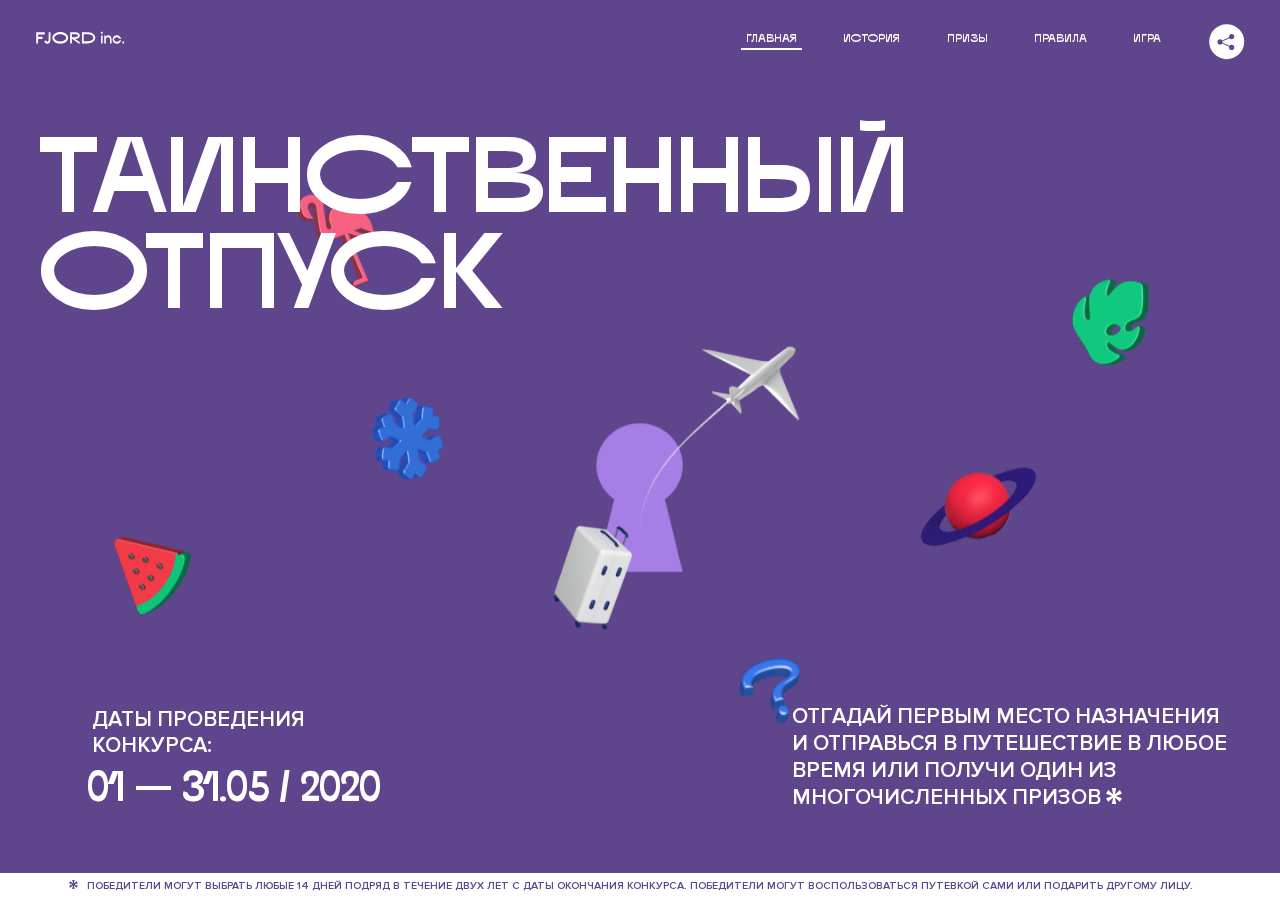
<file: 1/index.html>
<!DOCTYPE html>
<html lang="ru">
<head>
  <meta charset="UTF-8">
  <meta name="description" content="">
  <meta name="viewport" content="width=device-width, initial-scale=1.0">
  <meta http-equiv="X-UA-Compatible" content="ie=edge">
  <title>Mysterious Vacation</title>
  <link rel="stylesheet" href="css/style.min.css">
<link href="css/style.min.css" rel="stylesheet">  <base href="https://htmlacademy-animation.github.io/8212-magic-vacation-1/1/">
</head>
<body>

  <header class="page-header js-header">
    <div class="page-header__wrapper">
      <a href="#" class="page-header__logo" aria-label="Перейти на страницу FJORD.Inc">
        <svg width="100" height="15" viewBox="0 0 100 15" fill="none" xmlns="http://www.w3.org/2000/svg">
          <path d="M0.26 1.4V14H2.276V8.906H7.334V6.44H2.276V3.848H9.872V1.4H0.26ZM12.733 14.36C15.127 14.36 16.243 12.65 16.243 9.5V1.4H14.263V8.96C14.263 11.21 13.723 11.876 12.733 11.876C11.833 11.876 11.473 11.3 11.347 10.58L9.36702 10.94C9.63702 13.046 10.663 14.36 12.733 14.36ZM18.3918 7.7C18.3918 11.372 22.3878 14.36 27.3198 14.36C32.2518 14.36 36.2478 11.372 36.2478 7.7C36.2478 4.028 32.2518 1.04 27.3198 1.04C22.3878 1.04 18.3918 4.028 18.3918 7.7ZM20.6058 7.7C20.6058 5.378 23.6118 3.524 27.3198 3.524C30.9918 3.524 33.9798 5.378 33.9798 7.7C33.9798 10.004 30.9918 11.858 27.3198 11.858C23.6118 11.858 20.6058 10.004 20.6058 7.7ZM40.403 14V8.906H40.799L49.079 14.702V12.38L44.039 8.906H44.201C47.999 8.906 49.277 7.304 49.277 5.162C49.277 3.092 47.999 1.4 44.201 1.4H38.387V14H40.403ZM43.535 3.722C45.785 3.722 47.045 4.136 47.045 5.432C47.045 6.764 45.785 7.034 43.535 7.034H40.403V3.722H43.535ZM51.6936 1.382V14H57.8676C62.7456 14 66.7236 11.534 66.7236 7.7C66.7236 3.848 62.7456 1.382 57.8676 1.382H51.6936ZM53.7096 11.624V3.722H57.5436C61.5396 3.722 64.4916 5.018 64.4916 7.7C64.4916 10.238 61.5396 11.624 57.5436 11.624H53.7096ZM73.1832 14.018H74.9832V5H73.1832V14.018ZM72.9132 1.976C72.9132 2.57 73.3992 3.092 74.0832 3.092C74.7492 3.092 75.2352 2.57 75.2352 1.976C75.2352 1.382 74.7672 0.805999 74.0832 0.805999C73.3812 0.805999 72.9132 1.382 72.9132 1.976ZM76.7867 14H78.5687V9.104C78.7487 8.006 79.5947 6.962 81.0887 6.962C82.1147 6.962 83.2667 7.448 83.2667 9.554V14H85.0487V9.014C85.0487 6.152 83.2307 4.73 81.3587 4.73C79.9187 4.73 79.0727 5.558 78.5687 6.854V5H76.7867V14ZM90.9898 14.27C93.5098 14.27 95.3818 12.506 95.7238 10.328H94.0498C93.7258 11.3 92.6998 12.02 90.9898 12.02C88.8478 12.02 87.7678 10.922 87.7678 9.59C87.7678 8.24 88.8478 6.962 90.9898 6.962C92.7538 6.962 93.7978 7.844 94.0858 8.924H95.7418C95.4358 6.71 93.6178 4.73 90.9898 4.73C88.0918 4.73 86.1298 7.124 86.1298 9.59C86.1298 12.074 88.1278 14.27 90.9898 14.27ZM97.0693 12.938C97.0693 13.658 97.5553 14.144 98.2753 14.144C98.9953 14.144 99.4813 13.658 99.4813 12.938C99.4813 12.2 98.9953 11.714 98.2753 11.714C97.5553 11.714 97.0693 12.2 97.0693 12.938Z" fill="currentColor"></path>
        </svg>
      </a>
      <button class="page-header__toggler js-menu-toggler" type="button" aria-label="Управление мобильным меню"><span>Меню</span></button>
      <nav class="page-header__nav">
        <div class="page-header__menu js-menu" id="menu">
          <ul>
            <li>
              <a class="js-menu-link active" href="#top" data-href="top">главная</a>
            </li>
            <li>
              <a class="js-menu-link" href="#story" data-href="story">история</a>
            </li>
            <li>
              <a class="js-menu-link" href="#prizes" data-href="prizes">призы</a>
            </li>
            <li>
              <a class="js-menu-link" href="#rules" data-href="rules">правила</a>
            </li>
            <li>
              <a class="js-menu-link" href="#game" data-href="game">игра</a>
            </li>
          </ul>
        </div>
        <div class="page-header__social">
          <div class="social-block js-social-block">
            <button class="social-block__toggler" aria-label="Управлять блоком с социальными кнопками">
              <svg width="26" height="22" viewBox="0 0 27 22" fill="none" xmlns="http://www.w3.org/2000/svg">
                <path d="M19.6721 7.43664C21.6273 7.43664 23.213 5.85095 23.213 3.89566C23.213 1.94037 21.6273 0.354675 19.6721 0.354675C17.7168 0.354675 16.1311 1.94037 16.1311 3.89566C16.1311 4.19968 16.1728 4.49178 16.2458 4.77345L7.21751 8.95527C6.57519 8.05214 5.52303 7.46049 4.33078 7.46049C2.37549 7.46049 0.789795 9.04618 0.789795 11.0015C0.789795 12.9568 2.37549 14.5425 4.33078 14.5425C5.52303 14.5425 6.57668 13.9508 7.21751 13.0477L16.2458 17.2295C16.1743 17.5112 16.1311 17.8033 16.1311 18.1073C16.1311 20.0626 17.7168 21.6483 19.6721 21.6483C21.6273 21.6483 23.213 20.0626 23.213 18.1073C23.213 16.152 21.6273 14.5663 19.6721 14.5663C18.4798 14.5663 17.4262 15.158 16.7853 16.0611L7.75701 11.8793C7.82854 11.5976 7.87176 11.3055 7.87176 11.0015C7.87176 10.6974 7.83003 10.4053 7.75701 10.1237L16.7853 5.94186C17.4262 6.84499 18.4783 7.43664 19.6721 7.43664Z" fill="currentColor"></path>
              </svg>
            </button>
            <ul class="social-block__list">
              <li>
                <a class="social-block__link social-block__link--fb" href="#" aria-label="Мы на Facebook">
                  <svg width="8" height="17" viewBox="0 0 8 17" fill="none" xmlns="http://www.w3.org/2000/svg">
                    <path d="M4.24646 16.9899H1.09275L1.05793 8.49828H0V5.30707H1.05793V3.81124C1.05793 1.42084 2.57654 0 5.21735 0H7.41758V3.18585H5.30841C4.28262 3.18585 4.2478 3.48582 4.2478 4.24914V5.30707H7.42964L7.16716 8.49828H4.2478V16.9899H4.24646Z" fill="currentColor"></path>
                  </svg>
                </a>
              </li>
              <li>
                <a class="social-block__link social-block__link--insta" href="#" aria-label="Мы в Instagram">
                  <svg width="15" height="15" viewBox="0 0 15 15" fill="none" xmlns="http://www.w3.org/2000/svg">
                    <path d="M11.0197 0H4.19806C2.14246 0 0.471191 1.66993 0.471191 3.72285V10.5499C0.471191 12.6082 2.14112 14.2727 4.19806 14.2727H11.0197C13.0753 14.2727 14.7466 12.6082 14.7466 10.5499V3.72285C14.7466 1.67127 13.0753 0 11.0197 0ZM11.0197 12.4849H4.19806C3.13076 12.4849 2.26432 11.6158 2.26432 10.5512V3.72419C2.26432 2.65956 3.13076 1.79715 4.19806 1.79715H11.0197C12.087 1.79715 12.9535 2.6609 12.9535 3.72419V10.5512C12.9535 11.6145 12.087 12.4849 11.0197 12.4849Z" fill="currentColor"></path>
                    <path d="M7.60887 3.11084C5.38989 3.11084 3.58203 4.9187 3.58203 7.14036C3.58203 9.35532 5.38989 11.1645 7.60887 11.1645C9.83053 11.1645 11.6357 9.35666 11.6357 7.14036C11.6357 4.9187 9.83053 3.11084 7.60887 3.11084ZM7.60887 9.36871C6.37551 9.36871 5.37784 8.37372 5.37784 7.14036C5.37784 5.90699 6.37551 4.90665 7.60887 4.90665C8.83822 4.90665 9.84259 5.90833 9.84259 7.14036C9.84392 8.37238 8.83822 9.36871 7.60887 9.36871Z" fill="currentColor"></path>
                    <path d="M11.3573 2.35962C10.8256 2.35962 10.3931 2.79752 10.3931 3.32381C10.3931 3.85546 10.8256 4.29336 11.3573 4.29336C11.8862 4.29336 12.3215 3.85546 12.3215 3.32381C12.3215 2.79752 11.8862 2.35962 11.3573 2.35962Z" fill="currentColor"></path>
                  </svg>
                </a>
              </li>
              <li>
                <a class="social-block__link social-block__link--vk" href="#" aria-label="Мы ВКонтакте">
                  <svg width="17" height="10" viewBox="0 0 17 10" fill="none" xmlns="http://www.w3.org/2000/svg">
                    <path d="M14.1234 4.9002C14.1234 4.9002 16.3623 1.72708 16.5866 0.680242C16.6595 0.312285 16.4947 0.103188 16.1069 0.103188C16.1069 0.103188 14.8193 0.103188 14.168 0.103188C13.7235 0.103188 13.5587 0.293278 13.4235 0.579768C13.4235 0.579768 12.3724 2.82553 11.0969 4.24712C10.6861 4.70333 10.4781 4.84318 10.2511 4.84318C10.0646 4.84318 9.98625 4.6911 9.98625 4.27834V0.649016C9.98625 0.147997 9.92545 0.00135496 9.5066 0.00135496H6.39628C6.15578 0.00135496 6.0085 0.134417 6.0085 0.324506C6.0085 0.801084 6.73406 0.908351 6.73406 2.20231V4.87305C6.73406 5.40529 6.70569 5.61575 6.45303 5.61575C5.78016 5.61575 4.19528 3.30618 3.30623 0.678887C3.12923 0.145282 2.93737 0 2.43475 0H0.486409C0.205373 0 0 0.190085 0 0.476576C0 0.991172 0.60666 3.40801 2.99277 6.64358C4.59927 8.8201 6.70569 10 8.60269 10C9.76196 10 10.0416 9.80312 10.0416 9.31432V7.63883C10.0416 7.22607 10.2065 7.04956 10.4429 7.04956C10.7078 7.04956 11.1847 7.13238 12.2805 8.22268C13.5843 9.47862 13.6762 10 14.3896 10H16.5676C16.7919 10 17 9.89273 17 9.52342C17 9.02919 16.3623 8.15343 15.384 7.10659C14.9801 6.56755 14.3302 5.98914 14.1248 5.72301C13.8275 5.40801 13.9154 5.23014 14.1234 4.9002Z" fill="currentColor"></path>
                  </svg>
                </a>
              </li>
            </ul>
          </div>
        </div>
      </nav>
    </div>
  </header>

  <main class="page-content">

    <section class="animation-screen"></section>

    <section class="screen screen--hidden screen--intro js-scrollspy" id="top">
      <div class="screen__wrapper">
        <div class="intro">
          <h1 class="intro__title">Таинственный отпуск</h1>
          <div class="intro__content">
            <div class="intro__info">
              <p class="intro__label">Даты проведения конкурса:</p>
              <p class="intro__date">01 — 31.05 / 2020</p>
            </div>
            <div class="intro__message">
              <p>
                Отгадай первым место назначения и&nbsp;отправься в&nbsp;путешествие в&nbsp;любое время или получи один из многочисленных призов
                <svg width="16" height="16" viewBox="0 0 10 10" fill="none" xmlns="http://www.w3.org/2000/svg">
                  <path d="M0 6.35337L3.90271 4.99012L0 3.64663L1.34615 1.32374L4.44287 4.01073L3.67364 0H6.34615L5.57692 4.01073L8.65385 1.32374L10 3.64663L6.13405 4.99012L10 6.35337L8.65385 8.65651L5.57692 5.98927L6.34615 10H3.67364L4.44287 5.96952L1.34615 8.65651L0 6.35337Z" fill="currentColor"></path>
                </svg>
              </p>
            </div>
          </div>
        </div>
      </div>
      <div class="screen__footer js-footer">
        <button class="screen__footer-enlarge js-footer-toggler" type="button" aria-label="Показать сообщение">
          <svg width="10" height="10" viewBox="0 0 10 10" fill="none" xmlns="http://www.w3.org/2000/svg">
            <path d="M0 6.35337L3.90271 4.99012L0 3.64663L1.34615 1.32374L4.44287 4.01073L3.67364 0H6.34615L5.57692 4.01073L8.65385 1.32374L10 3.64663L6.13405 4.99012L10 6.35337L8.65385 8.65651L5.57692 5.98927L6.34615 10H3.67364L4.44287 5.96952L1.34615 8.65651L0 6.35337Z" fill="currentColor"></path>
          </svg>
        </button>
        <button class="screen__footer-collapse js-footer-toggler" type="button" aria-label="Скрыть сообщение">
          <svg width="13" height="13" viewBox="0 0 13 13" fill="none" xmlns="http://www.w3.org/2000/svg">
            <line x1="12.3536" y1="0.353553" x2="0.738349" y2="11.9688" stroke="currentColor"></line>
            <line x1="0.738319" y1="0.539925" x2="12.3535" y2="12.1551" stroke="currentColor"></line>
          </svg>
        </button>
        <div class="screen__footer-wrapper">
          <div class="screen__footer-announce">
            <p class="screen__footer-label">Даты проведения конкурса:</p>
            <p class="screen__footer-date">01 — 31.05 / 2020</p>
          </div>
          <div class="screen__footer-note">
            <p>
              <svg width="10" height="10" viewBox="0 0 10 10" fill="none" xmlns="http://www.w3.org/2000/svg">
                <path d="M0 6.35337L3.90271 4.99012L0 3.64663L1.34615 1.32374L4.44287 4.01073L3.67364 0H6.34615L5.57692 4.01073L8.65385 1.32374L10 3.64663L6.13405 4.99012L10 6.35337L8.65385 8.65651L5.57692 5.98927L6.34615 10H3.67364L4.44287 5.96952L1.34615 8.65651L0 6.35337Z" fill="currentColor"></path>
              </svg>
              <span>Победители могут выбрать любые 14 дней подряд в&nbsp;течение двух лет с&nbsp;даты окончания конкурса. Победители могут воспользоваться путевкой сами или подарить другому лицу.</span>
            </p>
          </div>
        </div>
      </div>
    </section>

    <section class="screen screen--hidden screen--story js-scrollspy" id="story">

      <div class="slider swiper-container js-slider">

        <div class="swiper-wrapper">

          <div class="slider__item swiper-slide">
            <h2 class="slider__item-title">История</h2>
            <p class="slider__item-text">Джеймс Таргет был основателем компании &laquo;Fjord Inc.&raquo;. С&nbsp;1965 года &laquo;Fjord Inc.&raquo; прославилась надёжными и&nbsp;удобными чемоданами и&nbsp;аксессуарами для туристов.</p>
          </div>

          <div class="slider__item swiper-slide">
            <p class="slider__item-text">Когда Джеймсу было 7&nbsp;лет, в&nbsp;их&nbsp;доме гостил дядюшка и&nbsp;развлекал детей рассказами о&nbsp;своей поездке в&nbsp;место, показавшееся малышу Таргету невероятным. Тогда Джеймс решил, что однажды посетит его, но&nbsp;не&nbsp;будет рассказывать о&nbsp;мечте, пока не&nbsp;осуществит.</p>
          </div>

          <div class="slider__item swiper-slide">
            <p class="slider__item-text">Джеймс Таргет стал увлеченным путешественником. Он&nbsp;посетил 5&nbsp;континентов, 126&nbsp;стран.</p>
          </div>

          <div class="slider__item swiper-slide">
            <p class="slider__item-text">Он&nbsp;сплавлялся по&nbsp;Амазонке и&nbsp;погружался в&nbsp;пещеры Франции, медитировал в&nbsp;горах Тибета и&nbsp;пожимал руку вождя племени Акугауа.</p>
          </div>

          <div class="slider__item swiper-slide">
            <p class="slider__item-text">Из&nbsp;своих поездок Джеймс Таргет привозил идеи, как сделать свои чемоданы &laquo;Fjord Inc.&raquo; удобными и&nbsp;приспособленными к&nbsp;разным дорожным условиям.</p>
          </div>

          <div class="slider__item swiper-slide">
            <p class="slider__item-text">Всё это время Джеймс не&nbsp;оставлял идею поездки своей мечты. Однако, как только он&nbsp;брался за&nbsp;планирование, возникали препятствия, не&nbsp;позволяющие отправиться туда.</p>
          </div>

          <div class="slider__item swiper-slide">
            <p class="slider__item-text">В&nbsp;возрасте 67&nbsp;лет Джеймс Таргет попал под лавину и&nbsp;погиб. В&nbsp;своём завещании он&nbsp;поручил отправить в&nbsp;заветное путешествие трёх смельчаков, единых с&nbsp;ним духом.</p>
          </div>

          <div class="slider__item swiper-slide">
            <p class="slider__item-text">Тех, кто сможет узнать таинственное место, задавая вопросы специально обученному ИИ&nbsp;&laquo;Соне&raquo;, ждет фантастическое путешествие.</p>
          </div>
        </div>
        <div class="slider__controls">
          <button class="slider__control slider__control--prev js-control-prev" type="button" aria-label="Показать предыдущую историю">
            <svg width="12" height="22" viewBox="0 0 12 22" fill="none" xmlns="http://www.w3.org/2000/svg">
              <path d="M11 1L1 11L11 21" stroke="currentColor" stroke-width="2" stroke-linejoin="round"></path>
            </svg>
          </button>
          <button class="slider__control slider__control--next js-control-next" type="button" aria-label="Показать следующую историю">
            <svg width="12" height="22" viewBox="0 0 12 22" fill="none" xmlns="http://www.w3.org/2000/svg">
              <path d="M1 1L11 11L1 21" stroke="currentColor" stroke-width="2" stroke-linejoin="round"></path>
            </svg>
          </button>
        </div>
        <div class="slider__pagination swiper-pagination"></div>
      </div>
    </section>

    <section class="screen screen--hidden screen--prizes js-scrollspy" id="prizes">
      <div class="screen__wrapper">
        <div class="prizes">
          <h2 class="prizes__title">ПРизы</h2>
          <div class="prizes__lead">
            <p>Найди ответ и&nbsp;получи один из&nbsp;призов:</p>
          </div>
          <ul class="prizes__list">
            <li class="prizes__item prizes__item--journeys">
              <div class="prizes__icon">
                <picture>
                  <source srcset="img/prize1-mob.svg" media="(orientation: portrait)">
                  <img src="img/prize1.svg" alt="">
                </picture>
              </div>
              <p class="prizes__desc">
                <b>3</b>
                <span>загадочных путешествия</span>
              </p>
            </li>
            <li class="prizes__item prizes__item--cases">
              <div class="prizes__icon">
                <picture>
                  <source srcset="img/prize2-mob.svg" media="(orientation: portrait)">
                  <img src="img/prize2.svg" alt="">
                </picture>
              </div>
              <p class="prizes__desc">
                <b>7</b>
                <span>надежных чемоданов</span>
              </p>
            </li>
            <li class="prizes__item prizes__item--codes">
              <div class="prizes__icon">
                <picture>
                  <source srcset="img/prize3-mob.svg" media="(orientation: portrait)">
                  <img src="img/prize3.svg" alt="">
                </picture>
              </div>
              <p class="prizes__desc">
                <b>900</b>
                <span>
                  промокодов на&nbsp;скидку 15%
                  <svg width="10" height="10" viewBox="0 0 10 10" fill="none" xmlns="http://www.w3.org/2000/svg">
                    <path d="M0 6.35337L3.90271 4.99012L0 3.64663L1.34615 1.32374L4.44287 4.01073L3.67364 0H6.34615L5.57692 4.01073L8.65385 1.32374L10 3.64663L6.13405 4.99012L10 6.35337L8.65385 8.65651L5.57692 5.98927L6.34615 10H3.67364L4.44287 5.96952L1.34615 8.65651L0 6.35337Z" fill="currentColor"></path>
                  </svg>
                </span>
              </p>
            </li>
          </ul>
        </div>
      </div>
      <div class="screen__footer js-footer">
        <button class="screen__footer-enlarge js-footer-toggler" type="button" aria-label="Показать сообщение">
          <svg width="10" height="10" viewBox="0 0 10 10" fill="none" xmlns="http://www.w3.org/2000/svg">
            <path d="M0 6.35337L3.90271 4.99012L0 3.64663L1.34615 1.32374L4.44287 4.01073L3.67364 0H6.34615L5.57692 4.01073L8.65385 1.32374L10 3.64663L6.13405 4.99012L10 6.35337L8.65385 8.65651L5.57692 5.98927L6.34615 10H3.67364L4.44287 5.96952L1.34615 8.65651L0 6.35337Z" fill="currentColor"></path>
          </svg>
        </button>
        <button class="screen__footer-collapse js-footer-toggler" type="button" aria-label="Скрыть сообщение">
          <svg width="13" height="13" viewBox="0 0 13 13" fill="none" xmlns="http://www.w3.org/2000/svg">
            <line x1="12.3536" y1="0.353553" x2="0.738349" y2="11.9688" stroke="currentColor"></line>
            <line x1="0.738319" y1="0.539925" x2="12.3535" y2="12.1551" stroke="currentColor"></line>
          </svg>
        </button>
        <div class="screen__footer-wrapper">
          <div class="screen__footer-announce">
            <p class="screen__footer-label">Даты проведения конкурса:</p>
            <p class="screen__footer-date">01 — 31.05 / 2020</p>
          </div>
          <div class="screen__footer-note">
            <p>
              <svg width="10" height="10" viewBox="0 0 10 10" fill="none" xmlns="http://www.w3.org/2000/svg">
                <path d="M0 6.35337L3.90271 4.99012L0 3.64663L1.34615 1.32374L4.44287 4.01073L3.67364 0H6.34615L5.57692 4.01073L8.65385 1.32374L10 3.64663L6.13405 4.99012L10 6.35337L8.65385 8.65651L5.57692 5.98927L6.34615 10H3.67364L4.44287 5.96952L1.34615 8.65651L0 6.35337Z" fill="currentColor"></path>
              </svg>
              <span>Скидка&nbsp;15% на&nbsp;единоразовое приобретение путёвки с&nbsp;1&nbsp;июня 2020 по&nbsp;31&nbsp;мая 2022&nbsp;года. Суммируется с&nbsp;другими акциями</span>
            </p>
          </div>
        </div>
      </div>
    </section>

    <section class="screen screen--hidden screen--rules js-scrollspy" id="rules">
      <div class="screen__wrapper">
        <div class="rules">
          <h2 class="rules__title">Правила</h2>
          <div class="rules__lead">
            <p>Для того чтобы получить наследство Джеймса Таргета, тебе нужно выведать у&nbsp;&laquo;Сони&raquo;, куда предстоит отправиться тебе в&nbsp;случае победы</p>
          </div>
          <ol class="rules__list">
            <li class="rules__item">
              <p>Тебе отводится <br>5&nbsp;минут</p>
            </li>
            <li class="rules__item">
              <p>Задавай любые вопросы в&nbsp;текстовом поле</p>
            </li>
            <li class="rules__item">
              <p>Нажимай кнопку &laquo;Узнать&raquo;, чтобы получить ответ</p>
            </li>
            <li class="rules__item">
              <p>&laquo;Соня&raquo; может отвечать только&nbsp;Да или Нет</p>
            </li>
          </ol>
          <a href="#game" class="rules__link btn">Погнали!</a>
        </div>
      </div>
      <div class="screen__disclaimer">
        <div class="disclaimer">
          <ul>
            <li>
              <a href="#">Правовая информация</a>
            </li>
            <li>
              <a href="#">Подробные правила</a>
            </li>
          </ul>
        </div>
      </div>
    </section>

    <section class="screen screen--hidden screen--game js-scrollspy" id="game">
      <div class="screen__wrapper">
        <div class="game">
          <div class="game__header">
            <h2 class="game__title">Игра</h2>
            <div class="game__counter">
              <span>05</span>:<span>00</span>
            </div>
          </div>
          <div class="game__body">
            <div class="chat">
              <div class="chat__body js-chat">
                <ul class="chat__list" id="messages"></ul>
              </div>
              <div class="chat__footer">
                <form action="#" method="post" class="form" id="message-form">
                  <label for="message-field" class="visually-hidden">Поле для ввода вопроса</label>
                  <input type="text" class="form__field" id="message-field">
                  <button class="form__button btn">
                    Узнать
                    <svg width="18" height="19" viewBox="0 0 18 19" fill="none" xmlns="http://www.w3.org/2000/svg">
                      <path stroke="currentColor" stroke-width="2" d="M9 19V1"></path>
                      <path d="M1 9l8-8 8 8" stroke="currentColor" stroke-width="2" stroke-linejoin="round"></path>
                    </svg>
                  </button>
                </form>
              </div>
            </div>
          </div>
          <!-- временные кнопки для показа результата -->
          <div class="game__buttons">
            <button class="game__button btn js-show-result" type="button" data-target="result">Положительный результат</button>
            <button class="game__button btn js-show-result" type="button" data-target="result2">Положительный результат - 2</button>
            <button class="game__button btn js-show-result" type="button" data-target="result3">Отрицательный результат</button>
          </div>
        </div>
      </div>
    </section>

    <section class="screen screen--hidden screen--result" id="result">
      <div class="screen__wrapper">
        <div class="result result--trip">
          <div class="result__image">
            <picture>
              <source srcset="img/result1-mob.png 1x, img/result1-mob@2x.png 2x" media="(max-width: 768px) and (orientation: portrait)">
              <img src="img/result1.png" srcset="img/result1@2x.png 2x" alt="">
            </picture>
          </div>
          <h2 class="result__title">
            <span class="visually-hidden">ПОбеда!</span>
            <svg xmlns="http://www.w3.org/2000/svg" viewBox="0 0 568.85 109.24">
              <path d="M16,24.44V92H2.6V8H75V92H61.52V24.44H16Z" transform="translate(-2.1 -1.5)" fill="none" stroke="currentColor"></path>
              <path d="M148.76,5.6c32.88,0,59.52,19.92,59.52,44.4s-26.64,44.4-59.52,44.4S89.24,74.48,89.24,50,115.88,5.6,148.76,5.6Zm0,72.12c24.48,0,44.4-12.36,44.4-27.72s-19.92-27.84-44.4-27.84C124,22.16,104,34.52,104,50S124,77.72,148.76,77.72Z" transform="translate(-2.1 -1.5)" fill="none" stroke="currentColor"></path>
              <path d="M287.36,8V24.44H236v14.4h25.32c25.44,0,34,11.16,34,26.52,0,15.6-8.52,26.64-34,26.64H222.56V8h64.8ZM256.88,76.52c15.12,0,23.52-2,23.52-11.52S272,54.44,256.88,54.44H236V76.52h20.88Z" transform="translate(-2.1 -1.5)" fill="none" stroke="currentColor"></path>
              <path d="M371.47,8V24.44H320.84V41.6h33.6V58h-33.6V75.56h50.64V92H307.4V8h64.08Z" transform="translate(-2.1 -1.5)" fill="none" stroke="currentColor"></path>
              <path d="M382.39,110.24V75.56h7.44c4.56-4.68,7.8-18.36,8.76-56L399,8h48.6V75.56h10v34.68H442.87V92H397v18.24H382.39Zm51.72-34.68V24.44H411.55v3.12c-0.48,22.44-3.24,37.68-7.2,48h29.76Z" transform="translate(-2.1 -1.5)" fill="none" stroke="currentColor"></path>
              <path d="M463.75,92l28-84h27.12l28.08,84H533.47l-7.8-23.52h-37.8L480.07,92H463.75Zm56.64-40L507,11.84,493.51,52h26.88Z" transform="translate(-2.1 -1.5)" fill="none" stroke="currentColor"></path>
              <path d="M554.12,70.4L555.55,2H569l1.44,68.4H554.12Zm8.28,6.36c4.8,0,8,3.24,8,8.16a8,8,0,1,1-16.08,0C554.35,80,557.59,76.76,562.39,76.76Z" transform="translate(-2.1 -1.5)" fill="none" stroke="currentColor"></path>
            </svg>
          </h2>
          <div class="result__text">
            <p>ты&nbsp;отправляешься в&nbsp;Арктику!</p>
          </div>
          <div class="result__form">
            <form action="#" method="post" class="form form--result">
              <label for="email-field" class="form__label">зарегистрируй результат</label>
              <input type="email" class="form__field" id="email-field" placeholder="e-mail для регистации результата и получения приза" required="">
              <button class="form__button btn">
                отправить
                <svg width="18" height="19" viewBox="0 0 18 19" fill="none" xmlns="http://www.w3.org/2000/svg">
                  <path stroke="currentColor" stroke-width="2" d="M9 19V1"></path>
                  <path d="M1 9l8-8 8 8" stroke="currentColor" stroke-width="2" stroke-linejoin="round"></path>
                </svg>
              </button>
            </form>
          </div>
        </div>
      </div>
    </section>

    <section class="screen screen--hidden screen--result" id="result2">
      <div class="screen__wrapper">
        <div class="result result--prize">
          <div class="result__image">
            <picture>
              <source srcset="img/result2-mob.png 1x, img/result2-mob@2x.png 2x" media="(max-width: 768px) and (orientation: portrait)">
              <img src="img/result2.png" srcset="img/result2@2x.png 2x" alt="">
            </picture>
          </div>
          <h2 class="result__title">
            <span class="visually-hidden">ПОбеда!</span>
            <svg xmlns="http://www.w3.org/2000/svg" viewBox="0 0 568.85 109.24">
              <path d="M16,24.44V92H2.6V8H75V92H61.52V24.44H16Z" transform="translate(-2.1 -1.5)" fill="none" stroke="currentColor"></path>
              <path d="M148.76,5.6c32.88,0,59.52,19.92,59.52,44.4s-26.64,44.4-59.52,44.4S89.24,74.48,89.24,50,115.88,5.6,148.76,5.6Zm0,72.12c24.48,0,44.4-12.36,44.4-27.72s-19.92-27.84-44.4-27.84C124,22.16,104,34.52,104,50S124,77.72,148.76,77.72Z" transform="translate(-2.1 -1.5)" fill="none" stroke="currentColor"></path>
              <path d="M287.36,8V24.44H236v14.4h25.32c25.44,0,34,11.16,34,26.52,0,15.6-8.52,26.64-34,26.64H222.56V8h64.8ZM256.88,76.52c15.12,0,23.52-2,23.52-11.52S272,54.44,256.88,54.44H236V76.52h20.88Z" transform="translate(-2.1 -1.5)" fill="none" stroke="currentColor"></path>
              <path d="M371.47,8V24.44H320.84V41.6h33.6V58h-33.6V75.56h50.64V92H307.4V8h64.08Z" transform="translate(-2.1 -1.5)" fill="none" stroke="currentColor"></path>
              <path d="M382.39,110.24V75.56h7.44c4.56-4.68,7.8-18.36,8.76-56L399,8h48.6V75.56h10v34.68H442.87V92H397v18.24H382.39Zm51.72-34.68V24.44H411.55v3.12c-0.48,22.44-3.24,37.68-7.2,48h29.76Z" transform="translate(-2.1 -1.5)" fill="none" stroke="currentColor"></path>
              <path d="M463.75,92l28-84h27.12l28.08,84H533.47l-7.8-23.52h-37.8L480.07,92H463.75Zm56.64-40L507,11.84,493.51,52h26.88Z" transform="translate(-2.1 -1.5)" fill="none" stroke="currentColor"></path>
              <path d="M554.12,70.4L555.55,2H569l1.44,68.4H554.12Zm8.28,6.36c4.8,0,8,3.24,8,8.16a8,8,0,1,1-16.08,0C554.35,80,557.59,76.76,562.39,76.76Z" transform="translate(-2.1 -1.5)" fill="none" stroke="currentColor"></path>
            </svg>
          </h2>
          <div class="result__text">
            <p>чемодан &laquo;Fjord&nbsp;Inc.&raquo;&nbsp;твой</p>
          </div>
          <div class="result__form">
            <form action="#" method="post" class="form form--result">
              <label for="email-field2" class="form__label">зарегистрируй результат</label>
              <input type="email" class="form__field" id="email-field2" placeholder="e-mail для регистации результата и получения приза" required="">
              <button class="form__button btn">
                отправить
                <svg width="18" height="19" viewBox="0 0 18 19" fill="none" xmlns="http://www.w3.org/2000/svg">
                  <path stroke="currentColor" stroke-width="2" d="M9 19V1"></path>
                  <path d="M1 9l8-8 8 8" stroke="currentColor" stroke-width="2" stroke-linejoin="round"></path>
                </svg>
              </button>
            </form>
          </div>
        </div>
      </div>
    </section>

    <section class="screen screen--hidden screen--result" id="result3">
      <div class="screen__wrapper">
        <div class="result result--negative">
          <div class="result__image">
            <picture>
              <source srcset="img/result3-mob.png 1x, img/result3-mob@2x.png 2x" media="(max-width: 768px) and (orientation: portrait)">
              <img src="img/result3.png" srcset="img/result3@2x.png 2x" alt="">
            </picture>
          </div>
          <h2 class="result__title">
            <span class="visually-hidden">Не угадал!</span>
            <svg xmlns="http://www.w3.org/2000/svg" viewBox="0 0 660.77 109.24">
              <path d="M2.66,92V8H16.1V42.2H53.3V8H66.74V92H53.3V58.64H16.1V92H2.66Z" transform="translate(-2.16 -1.5)" fill="none" stroke="currentColor"></path>
              <path d="M147.62,8V24.44H97V41.6h33.6V58H97V75.56h50.64V92H83.54V8h64.08Z" transform="translate(-2.16 -1.5)" fill="none" stroke="currentColor"></path>
              <path d="M199.22,8l20.52,42.36L235.34,8h16.44l-31,84H204.38l9.48-25.92L185.78,8h13.44Z" transform="translate(-2.16 -1.5)" fill="none" stroke="currentColor"></path>
              <path d="M273.74,24.44V92H260.3V8h50.16V24.44H273.74Z" transform="translate(-2.16 -1.5)" fill="none" stroke="currentColor"></path>
              <path d="M307.1,92l28-84h27.12l28.08,84H376.82L369,68.48h-37.8L323.42,92H307.1Zm56.64-40L350.3,11.84,336.86,52h26.88Z" transform="translate(-2.16 -1.5)" fill="none" stroke="currentColor"></path>
              <path d="M396.38,110.24V75.56h7.44c4.56-4.68,7.8-18.36,8.76-56L412.94,8h48.6V75.56h10v34.68H456.86V92H411v18.24H396.38ZM448.1,75.56V24.44H425.54v3.12c-0.48,22.44-3.24,37.68-7.2,48H448.1Z" transform="translate(-2.16 -1.5)" fill="none" stroke="currentColor"></path>
              <path d="M477.74,92l28-84h27.12L560.9,92H547.46l-7.8-23.52h-37.8L494.06,92H477.74Zm56.64-40-13.44-40.2L507.5,52h26.88Z" transform="translate(-2.16 -1.5)" fill="none" stroke="currentColor"></path>
              <path d="M568.7,76.88a13.77,13.77,0,0,0,5,1c6.6,0,10.44-6.24,12-58.32L586.22,8h46.2V92H619V24.44H598.82l-0.12,3.12C597.14,81,589,94.4,573.74,94.4a28.55,28.55,0,0,1-6.72-.84Z" transform="translate(-2.16 -1.5)" fill="none" stroke="currentColor"></path>
              <path d="M646.1,70.4L647.54,2H661l1.44,68.4H646.1Zm8.28,6.36c4.8,0,8,3.24,8,8.16a8,8,0,0,1-16.08,0C646.34,80,649.58,76.76,654.38,76.76Z" transform="translate(-2.16 -1.5)" fill="none" stroke="currentColor"></path>
            </svg>
          </h2>
          <button class="result__button js-play" type="button">
            не сдавайся!
            <span>
              <svg width="27" height="22" viewBox="0 0 27 22" fill="none" xmlns="http://www.w3.org/2000/svg">
                <path d="M10.6899 1.47998C5.42992 1.47998 1.16992 5.73998 1.16992 11C1.16992 16.26 5.42992 20.52 10.6899 20.52C15.9499 20.52 20.2099 16.26 20.2099 11V7.13998" stroke="currentColor" stroke-width="2" stroke-miterlimit="10"></path>
                <path d="M15.1099 12.5099L20.1499 7.13989L25.3099 12.6299" stroke="currentColor" stroke-width="2" stroke-miterlimit="10" stroke-linejoin="round"></path>
              </svg>
            </span>
          </button>
        </div>
      </div>
    </section>

  </main>

<script src="js/script.js"></script></body>
</html>
</file>
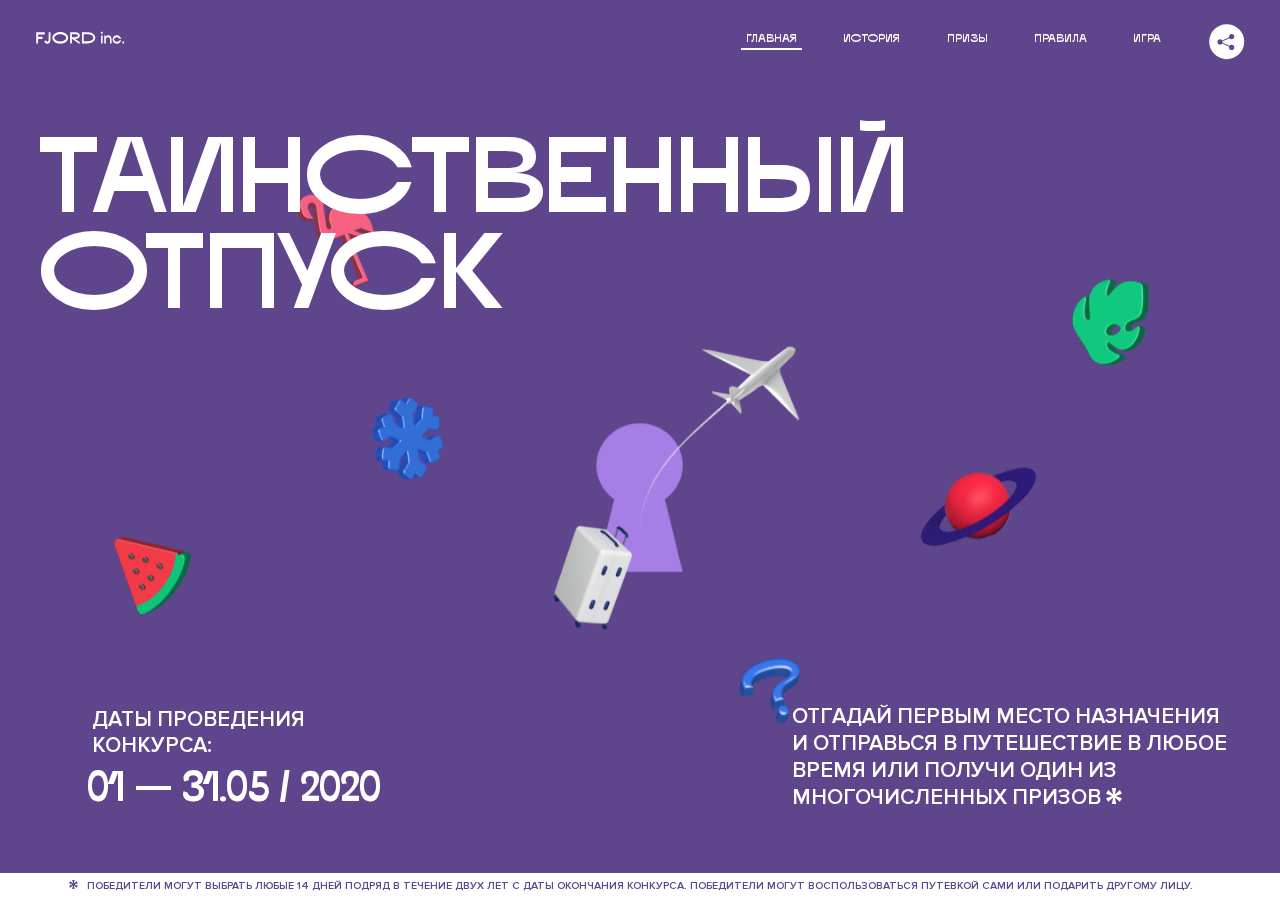
<file: 2/index.html>
<!DOCTYPE html>
<html lang="ru">
<head>
  <meta charset="UTF-8">
  <meta name="description" content="">
  <meta name="viewport" content="width=device-width, initial-scale=1.0">
  <meta http-equiv="X-UA-Compatible" content="ie=edge">
  <title>Mysterious Vacation</title>
  <link rel="stylesheet" href="css/style.min.css">
<link href="css/style.min.css" rel="stylesheet">  <base href="https://htmlacademy-animation.github.io/8212-magic-vacation-1/2/">
</head>
<body>

  <header class="page-header js-header">
    <div class="page-header__wrapper">
      <a href="#" class="page-header__logo" aria-label="Перейти на страницу FJORD.Inc">
        <svg width="100" height="15" viewBox="0 0 100 15" fill="none" xmlns="http://www.w3.org/2000/svg">
          <path d="M0.26 1.4V14H2.276V8.906H7.334V6.44H2.276V3.848H9.872V1.4H0.26ZM12.733 14.36C15.127 14.36 16.243 12.65 16.243 9.5V1.4H14.263V8.96C14.263 11.21 13.723 11.876 12.733 11.876C11.833 11.876 11.473 11.3 11.347 10.58L9.36702 10.94C9.63702 13.046 10.663 14.36 12.733 14.36ZM18.3918 7.7C18.3918 11.372 22.3878 14.36 27.3198 14.36C32.2518 14.36 36.2478 11.372 36.2478 7.7C36.2478 4.028 32.2518 1.04 27.3198 1.04C22.3878 1.04 18.3918 4.028 18.3918 7.7ZM20.6058 7.7C20.6058 5.378 23.6118 3.524 27.3198 3.524C30.9918 3.524 33.9798 5.378 33.9798 7.7C33.9798 10.004 30.9918 11.858 27.3198 11.858C23.6118 11.858 20.6058 10.004 20.6058 7.7ZM40.403 14V8.906H40.799L49.079 14.702V12.38L44.039 8.906H44.201C47.999 8.906 49.277 7.304 49.277 5.162C49.277 3.092 47.999 1.4 44.201 1.4H38.387V14H40.403ZM43.535 3.722C45.785 3.722 47.045 4.136 47.045 5.432C47.045 6.764 45.785 7.034 43.535 7.034H40.403V3.722H43.535ZM51.6936 1.382V14H57.8676C62.7456 14 66.7236 11.534 66.7236 7.7C66.7236 3.848 62.7456 1.382 57.8676 1.382H51.6936ZM53.7096 11.624V3.722H57.5436C61.5396 3.722 64.4916 5.018 64.4916 7.7C64.4916 10.238 61.5396 11.624 57.5436 11.624H53.7096ZM73.1832 14.018H74.9832V5H73.1832V14.018ZM72.9132 1.976C72.9132 2.57 73.3992 3.092 74.0832 3.092C74.7492 3.092 75.2352 2.57 75.2352 1.976C75.2352 1.382 74.7672 0.805999 74.0832 0.805999C73.3812 0.805999 72.9132 1.382 72.9132 1.976ZM76.7867 14H78.5687V9.104C78.7487 8.006 79.5947 6.962 81.0887 6.962C82.1147 6.962 83.2667 7.448 83.2667 9.554V14H85.0487V9.014C85.0487 6.152 83.2307 4.73 81.3587 4.73C79.9187 4.73 79.0727 5.558 78.5687 6.854V5H76.7867V14ZM90.9898 14.27C93.5098 14.27 95.3818 12.506 95.7238 10.328H94.0498C93.7258 11.3 92.6998 12.02 90.9898 12.02C88.8478 12.02 87.7678 10.922 87.7678 9.59C87.7678 8.24 88.8478 6.962 90.9898 6.962C92.7538 6.962 93.7978 7.844 94.0858 8.924H95.7418C95.4358 6.71 93.6178 4.73 90.9898 4.73C88.0918 4.73 86.1298 7.124 86.1298 9.59C86.1298 12.074 88.1278 14.27 90.9898 14.27ZM97.0693 12.938C97.0693 13.658 97.5553 14.144 98.2753 14.144C98.9953 14.144 99.4813 13.658 99.4813 12.938C99.4813 12.2 98.9953 11.714 98.2753 11.714C97.5553 11.714 97.0693 12.2 97.0693 12.938Z" fill="currentColor"></path>
        </svg>
      </a>
      <button class="page-header__toggler js-menu-toggler" type="button" aria-label="Управление мобильным меню"><span>Меню</span></button>
      <nav class="page-header__nav">
        <div class="page-header__menu js-menu" id="menu">
          <ul>
            <li>
              <a class="js-menu-link active" href="#top" data-href="top">главная</a>
            </li>
            <li>
              <a class="js-menu-link" href="#story" data-href="story">история</a>
            </li>
            <li>
              <a class="js-menu-link" href="#prizes" data-href="prizes">призы</a>
            </li>
            <li>
              <a class="js-menu-link" href="#rules" data-href="rules">правила</a>
            </li>
            <li>
              <a class="js-menu-link" href="#game" data-href="game">игра</a>
            </li>
          </ul>
        </div>
        <div class="page-header__social">
          <div class="social-block js-social-block">
            <button class="social-block__toggler" aria-label="Управлять блоком с социальными кнопками">
              <svg width="26" height="22" viewBox="0 0 27 22" fill="none" xmlns="http://www.w3.org/2000/svg">
                <path d="M19.6721 7.43664C21.6273 7.43664 23.213 5.85095 23.213 3.89566C23.213 1.94037 21.6273 0.354675 19.6721 0.354675C17.7168 0.354675 16.1311 1.94037 16.1311 3.89566C16.1311 4.19968 16.1728 4.49178 16.2458 4.77345L7.21751 8.95527C6.57519 8.05214 5.52303 7.46049 4.33078 7.46049C2.37549 7.46049 0.789795 9.04618 0.789795 11.0015C0.789795 12.9568 2.37549 14.5425 4.33078 14.5425C5.52303 14.5425 6.57668 13.9508 7.21751 13.0477L16.2458 17.2295C16.1743 17.5112 16.1311 17.8033 16.1311 18.1073C16.1311 20.0626 17.7168 21.6483 19.6721 21.6483C21.6273 21.6483 23.213 20.0626 23.213 18.1073C23.213 16.152 21.6273 14.5663 19.6721 14.5663C18.4798 14.5663 17.4262 15.158 16.7853 16.0611L7.75701 11.8793C7.82854 11.5976 7.87176 11.3055 7.87176 11.0015C7.87176 10.6974 7.83003 10.4053 7.75701 10.1237L16.7853 5.94186C17.4262 6.84499 18.4783 7.43664 19.6721 7.43664Z" fill="currentColor"></path>
              </svg>
            </button>
            <ul class="social-block__list">
              <li>
                <a class="social-block__link social-block__link--fb" href="#" aria-label="Мы на Facebook">
                  <svg width="8" height="17" viewBox="0 0 8 17" fill="none" xmlns="http://www.w3.org/2000/svg">
                    <path d="M4.24646 16.9899H1.09275L1.05793 8.49828H0V5.30707H1.05793V3.81124C1.05793 1.42084 2.57654 0 5.21735 0H7.41758V3.18585H5.30841C4.28262 3.18585 4.2478 3.48582 4.2478 4.24914V5.30707H7.42964L7.16716 8.49828H4.2478V16.9899H4.24646Z" fill="currentColor"></path>
                  </svg>
                </a>
              </li>
              <li>
                <a class="social-block__link social-block__link--insta" href="#" aria-label="Мы в Instagram">
                  <svg width="15" height="15" viewBox="0 0 15 15" fill="none" xmlns="http://www.w3.org/2000/svg">
                    <path d="M11.0197 0H4.19806C2.14246 0 0.471191 1.66993 0.471191 3.72285V10.5499C0.471191 12.6082 2.14112 14.2727 4.19806 14.2727H11.0197C13.0753 14.2727 14.7466 12.6082 14.7466 10.5499V3.72285C14.7466 1.67127 13.0753 0 11.0197 0ZM11.0197 12.4849H4.19806C3.13076 12.4849 2.26432 11.6158 2.26432 10.5512V3.72419C2.26432 2.65956 3.13076 1.79715 4.19806 1.79715H11.0197C12.087 1.79715 12.9535 2.6609 12.9535 3.72419V10.5512C12.9535 11.6145 12.087 12.4849 11.0197 12.4849Z" fill="currentColor"></path>
                    <path d="M7.60887 3.11084C5.38989 3.11084 3.58203 4.9187 3.58203 7.14036C3.58203 9.35532 5.38989 11.1645 7.60887 11.1645C9.83053 11.1645 11.6357 9.35666 11.6357 7.14036C11.6357 4.9187 9.83053 3.11084 7.60887 3.11084ZM7.60887 9.36871C6.37551 9.36871 5.37784 8.37372 5.37784 7.14036C5.37784 5.90699 6.37551 4.90665 7.60887 4.90665C8.83822 4.90665 9.84259 5.90833 9.84259 7.14036C9.84392 8.37238 8.83822 9.36871 7.60887 9.36871Z" fill="currentColor"></path>
                    <path d="M11.3573 2.35962C10.8256 2.35962 10.3931 2.79752 10.3931 3.32381C10.3931 3.85546 10.8256 4.29336 11.3573 4.29336C11.8862 4.29336 12.3215 3.85546 12.3215 3.32381C12.3215 2.79752 11.8862 2.35962 11.3573 2.35962Z" fill="currentColor"></path>
                  </svg>
                </a>
              </li>
              <li>
                <a class="social-block__link social-block__link--vk" href="#" aria-label="Мы ВКонтакте">
                  <svg width="17" height="10" viewBox="0 0 17 10" fill="none" xmlns="http://www.w3.org/2000/svg">
                    <path d="M14.1234 4.9002C14.1234 4.9002 16.3623 1.72708 16.5866 0.680242C16.6595 0.312285 16.4947 0.103188 16.1069 0.103188C16.1069 0.103188 14.8193 0.103188 14.168 0.103188C13.7235 0.103188 13.5587 0.293278 13.4235 0.579768C13.4235 0.579768 12.3724 2.82553 11.0969 4.24712C10.6861 4.70333 10.4781 4.84318 10.2511 4.84318C10.0646 4.84318 9.98625 4.6911 9.98625 4.27834V0.649016C9.98625 0.147997 9.92545 0.00135496 9.5066 0.00135496H6.39628C6.15578 0.00135496 6.0085 0.134417 6.0085 0.324506C6.0085 0.801084 6.73406 0.908351 6.73406 2.20231V4.87305C6.73406 5.40529 6.70569 5.61575 6.45303 5.61575C5.78016 5.61575 4.19528 3.30618 3.30623 0.678887C3.12923 0.145282 2.93737 0 2.43475 0H0.486409C0.205373 0 0 0.190085 0 0.476576C0 0.991172 0.60666 3.40801 2.99277 6.64358C4.59927 8.8201 6.70569 10 8.60269 10C9.76196 10 10.0416 9.80312 10.0416 9.31432V7.63883C10.0416 7.22607 10.2065 7.04956 10.4429 7.04956C10.7078 7.04956 11.1847 7.13238 12.2805 8.22268C13.5843 9.47862 13.6762 10 14.3896 10H16.5676C16.7919 10 17 9.89273 17 9.52342C17 9.02919 16.3623 8.15343 15.384 7.10659C14.9801 6.56755 14.3302 5.98914 14.1248 5.72301C13.8275 5.40801 13.9154 5.23014 14.1234 4.9002Z" fill="currentColor"></path>
                  </svg>
                </a>
              </li>
            </ul>
          </div>
        </div>
      </nav>
    </div>
  </header>

  <main class="page-content">

    <section class="animation-screen"></section>

    <section class="screen screen--hidden screen--intro js-scrollspy" id="top">
      <div class="screen__wrapper">
        <div class="intro">
          <h1 class="intro__title">Таинственный отпуск</h1>
          <div class="intro__content">
            <div class="intro__info">
              <p class="intro__label">Даты проведения конкурса:</p>
              <p class="intro__date">01 — 31.05 / 2020</p>
            </div>
            <div class="intro__message">
              <p>
                Отгадай первым место назначения и&nbsp;отправься в&nbsp;путешествие в&nbsp;любое время или получи один из многочисленных призов
                <svg width="16" height="16" viewBox="0 0 10 10" fill="none" xmlns="http://www.w3.org/2000/svg">
                  <path d="M0 6.35337L3.90271 4.99012L0 3.64663L1.34615 1.32374L4.44287 4.01073L3.67364 0H6.34615L5.57692 4.01073L8.65385 1.32374L10 3.64663L6.13405 4.99012L10 6.35337L8.65385 8.65651L5.57692 5.98927L6.34615 10H3.67364L4.44287 5.96952L1.34615 8.65651L0 6.35337Z" fill="currentColor"></path>
                </svg>
              </p>
            </div>
          </div>
        </div>
      </div>
      <div class="screen__footer js-footer">
        <button class="screen__footer-enlarge js-footer-toggler" type="button" aria-label="Показать сообщение">
          <svg width="10" height="10" viewBox="0 0 10 10" fill="none" xmlns="http://www.w3.org/2000/svg">
            <path d="M0 6.35337L3.90271 4.99012L0 3.64663L1.34615 1.32374L4.44287 4.01073L3.67364 0H6.34615L5.57692 4.01073L8.65385 1.32374L10 3.64663L6.13405 4.99012L10 6.35337L8.65385 8.65651L5.57692 5.98927L6.34615 10H3.67364L4.44287 5.96952L1.34615 8.65651L0 6.35337Z" fill="currentColor"></path>
          </svg>
        </button>
        <button class="screen__footer-collapse js-footer-toggler" type="button" aria-label="Скрыть сообщение">
          <svg width="13" height="13" viewBox="0 0 13 13" fill="none" xmlns="http://www.w3.org/2000/svg">
            <line x1="12.3536" y1="0.353553" x2="0.738349" y2="11.9688" stroke="currentColor"></line>
            <line x1="0.738319" y1="0.539925" x2="12.3535" y2="12.1551" stroke="currentColor"></line>
          </svg>
        </button>
        <div class="screen__footer-wrapper">
          <div class="screen__footer-announce">
            <p class="screen__footer-label">Даты проведения конкурса:</p>
            <p class="screen__footer-date">01 — 31.05 / 2020</p>
          </div>
          <div class="screen__footer-note">
            <p>
              <svg width="10" height="10" viewBox="0 0 10 10" fill="none" xmlns="http://www.w3.org/2000/svg">
                <path d="M0 6.35337L3.90271 4.99012L0 3.64663L1.34615 1.32374L4.44287 4.01073L3.67364 0H6.34615L5.57692 4.01073L8.65385 1.32374L10 3.64663L6.13405 4.99012L10 6.35337L8.65385 8.65651L5.57692 5.98927L6.34615 10H3.67364L4.44287 5.96952L1.34615 8.65651L0 6.35337Z" fill="currentColor"></path>
              </svg>
              <span>Победители могут выбрать любые 14 дней подряд в&nbsp;течение двух лет с&nbsp;даты окончания конкурса. Победители могут воспользоваться путевкой сами или подарить другому лицу.</span>
            </p>
          </div>
        </div>
      </div>
    </section>

    <section class="screen screen--hidden screen--story js-scrollspy" id="story">

      <div class="slider swiper-container js-slider">

        <div class="swiper-wrapper">

          <div class="slider__item swiper-slide">
            <h2 class="slider__item-title">История</h2>
            <p class="slider__item-text">Джеймс Таргет был основателем компании &laquo;Fjord Inc.&raquo;. С&nbsp;1965 года &laquo;Fjord Inc.&raquo; прославилась надёжными и&nbsp;удобными чемоданами и&nbsp;аксессуарами для туристов.</p>
          </div>

          <div class="slider__item swiper-slide">
            <p class="slider__item-text">Когда Джеймсу было 7&nbsp;лет, в&nbsp;их&nbsp;доме гостил дядюшка и&nbsp;развлекал детей рассказами о&nbsp;своей поездке в&nbsp;место, показавшееся малышу Таргету невероятным. Тогда Джеймс решил, что однажды посетит его, но&nbsp;не&nbsp;будет рассказывать о&nbsp;мечте, пока не&nbsp;осуществит.</p>
          </div>

          <div class="slider__item swiper-slide">
            <p class="slider__item-text">Джеймс Таргет стал увлеченным путешественником. Он&nbsp;посетил 5&nbsp;континентов, 126&nbsp;стран.</p>
          </div>

          <div class="slider__item swiper-slide">
            <p class="slider__item-text">Он&nbsp;сплавлялся по&nbsp;Амазонке и&nbsp;погружался в&nbsp;пещеры Франции, медитировал в&nbsp;горах Тибета и&nbsp;пожимал руку вождя племени Акугауа.</p>
          </div>

          <div class="slider__item swiper-slide">
            <p class="slider__item-text">Из&nbsp;своих поездок Джеймс Таргет привозил идеи, как сделать свои чемоданы &laquo;Fjord Inc.&raquo; удобными и&nbsp;приспособленными к&nbsp;разным дорожным условиям.</p>
          </div>

          <div class="slider__item swiper-slide">
            <p class="slider__item-text">Всё это время Джеймс не&nbsp;оставлял идею поездки своей мечты. Однако, как только он&nbsp;брался за&nbsp;планирование, возникали препятствия, не&nbsp;позволяющие отправиться туда.</p>
          </div>

          <div class="slider__item swiper-slide">
            <p class="slider__item-text">В&nbsp;возрасте 67&nbsp;лет Джеймс Таргет попал под лавину и&nbsp;погиб. В&nbsp;своём завещании он&nbsp;поручил отправить в&nbsp;заветное путешествие трёх смельчаков, единых с&nbsp;ним духом.</p>
          </div>

          <div class="slider__item swiper-slide">
            <p class="slider__item-text">Тех, кто сможет узнать таинственное место, задавая вопросы специально обученному ИИ&nbsp;&laquo;Соне&raquo;, ждет фантастическое путешествие.</p>
          </div>
        </div>
        <div class="slider__controls">
          <button class="slider__control slider__control--prev js-control-prev" type="button" aria-label="Показать предыдущую историю">
            <svg width="12" height="22" viewBox="0 0 12 22" fill="none" xmlns="http://www.w3.org/2000/svg">
              <path d="M11 1L1 11L11 21" stroke="currentColor" stroke-width="2" stroke-linejoin="round"></path>
            </svg>
          </button>
          <button class="slider__control slider__control--next js-control-next" type="button" aria-label="Показать следующую историю">
            <svg width="12" height="22" viewBox="0 0 12 22" fill="none" xmlns="http://www.w3.org/2000/svg">
              <path d="M1 1L11 11L1 21" stroke="currentColor" stroke-width="2" stroke-linejoin="round"></path>
            </svg>
          </button>
        </div>
        <div class="slider__pagination swiper-pagination"></div>
      </div>
    </section>

    <section class="screen screen--hidden screen--prizes js-scrollspy" id="prizes">
      <div class="screen__wrapper">
        <div class="prizes">
          <h2 class="prizes__title">ПРизы</h2>
          <div class="prizes__lead">
            <p>Найди ответ и&nbsp;получи один из&nbsp;призов:</p>
          </div>
          <ul class="prizes__list">
            <li class="prizes__item prizes__item--journeys">
              <div class="prizes__icon">
                <picture>
                  <source srcset="img/prize1-mob.svg" media="(orientation: portrait)">
                  <img src="img/prize1.svg" alt="">
                </picture>
              </div>
              <p class="prizes__desc">
                <b>3</b>
                <span>загадочных путешествия</span>
              </p>
            </li>
            <li class="prizes__item prizes__item--cases">
              <div class="prizes__icon">
                <picture>
                  <source srcset="img/prize2-mob.svg" media="(orientation: portrait)">
                  <img src="img/prize2.svg" alt="">
                </picture>
              </div>
              <p class="prizes__desc">
                <b>7</b>
                <span>надежных чемоданов</span>
              </p>
            </li>
            <li class="prizes__item prizes__item--codes">
              <div class="prizes__icon">
                <picture>
                  <source srcset="img/prize3-mob.svg" media="(orientation: portrait)">
                  <img src="img/prize3.svg" alt="">
                </picture>
              </div>
              <p class="prizes__desc">
                <b>900</b>
                <span>
                  промокодов на&nbsp;скидку 15%
                  <svg width="10" height="10" viewBox="0 0 10 10" fill="none" xmlns="http://www.w3.org/2000/svg">
                    <path d="M0 6.35337L3.90271 4.99012L0 3.64663L1.34615 1.32374L4.44287 4.01073L3.67364 0H6.34615L5.57692 4.01073L8.65385 1.32374L10 3.64663L6.13405 4.99012L10 6.35337L8.65385 8.65651L5.57692 5.98927L6.34615 10H3.67364L4.44287 5.96952L1.34615 8.65651L0 6.35337Z" fill="currentColor"></path>
                  </svg>
                </span>
              </p>
            </li>
          </ul>
        </div>
      </div>
      <div class="screen__footer js-footer">
        <button class="screen__footer-enlarge js-footer-toggler" type="button" aria-label="Показать сообщение">
          <svg width="10" height="10" viewBox="0 0 10 10" fill="none" xmlns="http://www.w3.org/2000/svg">
            <path d="M0 6.35337L3.90271 4.99012L0 3.64663L1.34615 1.32374L4.44287 4.01073L3.67364 0H6.34615L5.57692 4.01073L8.65385 1.32374L10 3.64663L6.13405 4.99012L10 6.35337L8.65385 8.65651L5.57692 5.98927L6.34615 10H3.67364L4.44287 5.96952L1.34615 8.65651L0 6.35337Z" fill="currentColor"></path>
          </svg>
        </button>
        <button class="screen__footer-collapse js-footer-toggler" type="button" aria-label="Скрыть сообщение">
          <svg width="13" height="13" viewBox="0 0 13 13" fill="none" xmlns="http://www.w3.org/2000/svg">
            <line x1="12.3536" y1="0.353553" x2="0.738349" y2="11.9688" stroke="currentColor"></line>
            <line x1="0.738319" y1="0.539925" x2="12.3535" y2="12.1551" stroke="currentColor"></line>
          </svg>
        </button>
        <div class="screen__footer-wrapper">
          <div class="screen__footer-announce">
            <p class="screen__footer-label">Даты проведения конкурса:</p>
            <p class="screen__footer-date">01 — 31.05 / 2020</p>
          </div>
          <div class="screen__footer-note">
            <p>
              <svg width="10" height="10" viewBox="0 0 10 10" fill="none" xmlns="http://www.w3.org/2000/svg">
                <path d="M0 6.35337L3.90271 4.99012L0 3.64663L1.34615 1.32374L4.44287 4.01073L3.67364 0H6.34615L5.57692 4.01073L8.65385 1.32374L10 3.64663L6.13405 4.99012L10 6.35337L8.65385 8.65651L5.57692 5.98927L6.34615 10H3.67364L4.44287 5.96952L1.34615 8.65651L0 6.35337Z" fill="currentColor"></path>
              </svg>
              <span>Скидка&nbsp;15% на&nbsp;единоразовое приобретение путёвки с&nbsp;1&nbsp;июня 2020 по&nbsp;31&nbsp;мая 2022&nbsp;года. Суммируется с&nbsp;другими акциями</span>
            </p>
          </div>
        </div>
      </div>
    </section>

    <section class="screen screen--hidden screen--rules js-scrollspy" id="rules">
      <div class="screen__wrapper">
        <div class="rules">
          <h2 class="rules__title">Правила</h2>
          <div class="rules__lead">
            <p>Для того чтобы получить наследство Джеймса Таргета, тебе нужно выведать у&nbsp;&laquo;Сони&raquo;, куда предстоит отправиться тебе в&nbsp;случае победы</p>
          </div>
          <ol class="rules__list">
            <li class="rules__item">
              <p>Тебе отводится <br>5&nbsp;минут</p>
            </li>
            <li class="rules__item">
              <p>Задавай любые вопросы в&nbsp;текстовом поле</p>
            </li>
            <li class="rules__item">
              <p>Нажимай кнопку &laquo;Узнать&raquo;, чтобы получить ответ</p>
            </li>
            <li class="rules__item">
              <p>&laquo;Соня&raquo; может отвечать только&nbsp;Да или Нет</p>
            </li>
          </ol>
          <a href="#game" class="rules__link btn">Погнали!</a>
        </div>
      </div>
      <div class="screen__disclaimer">
        <div class="disclaimer">
          <ul>
            <li>
              <a href="#">Правовая информация</a>
            </li>
            <li>
              <a href="#">Подробные правила</a>
            </li>
          </ul>
        </div>
      </div>
    </section>

    <section class="screen screen--hidden screen--game js-scrollspy" id="game">
      <div class="screen__wrapper">
        <div class="game">
          <div class="game__header">
            <h2 class="game__title">Игра</h2>
            <div class="game__counter">
              <span>05</span>:<span>00</span>
            </div>
          </div>
          <div class="game__body">
            <div class="chat">
              <div class="chat__body js-chat">
                <ul class="chat__list" id="messages"></ul>
              </div>
              <div class="chat__footer">
                <form action="#" method="post" class="form" id="message-form">
                  <label for="message-field" class="visually-hidden">Поле для ввода вопроса</label>
                  <input type="text" class="form__field" id="message-field">
                  <button class="form__button btn">
                    Узнать
                    <svg width="18" height="19" viewBox="0 0 18 19" fill="none" xmlns="http://www.w3.org/2000/svg">
                      <path stroke="currentColor" stroke-width="2" d="M9 19V1"></path>
                      <path d="M1 9l8-8 8 8" stroke="currentColor" stroke-width="2" stroke-linejoin="round"></path>
                    </svg>
                  </button>
                </form>
              </div>
            </div>
          </div>
          <!-- временные кнопки для показа результата -->
          <div class="game__buttons">
            <button class="game__button btn js-show-result" type="button" data-target="result">Положительный результат</button>
            <button class="game__button btn js-show-result" type="button" data-target="result2">Положительный результат - 2</button>
            <button class="game__button btn js-show-result" type="button" data-target="result3">Отрицательный результат</button>
          </div>
        </div>
      </div>
    </section>

    <section class="screen screen--hidden screen--result" id="result">
      <div class="screen__wrapper">
        <div class="result result--trip">
          <div class="result__image">
            <picture>
              <source srcset="img/result1-mob.png 1x, img/result1-mob@2x.png 2x" media="(max-width: 768px) and (orientation: portrait)">
              <img src="img/result1.png" srcset="img/result1@2x.png 2x" alt="">
            </picture>
          </div>
          <h2 class="result__title">
            <span class="visually-hidden">ПОбеда!</span>
            <svg xmlns="http://www.w3.org/2000/svg" viewBox="0 0 568.85 109.24">
              <path d="M16,24.44V92H2.6V8H75V92H61.52V24.44H16Z" transform="translate(-2.1 -1.5)" fill="none" stroke="currentColor"></path>
              <path d="M148.76,5.6c32.88,0,59.52,19.92,59.52,44.4s-26.64,44.4-59.52,44.4S89.24,74.48,89.24,50,115.88,5.6,148.76,5.6Zm0,72.12c24.48,0,44.4-12.36,44.4-27.72s-19.92-27.84-44.4-27.84C124,22.16,104,34.52,104,50S124,77.72,148.76,77.72Z" transform="translate(-2.1 -1.5)" fill="none" stroke="currentColor"></path>
              <path d="M287.36,8V24.44H236v14.4h25.32c25.44,0,34,11.16,34,26.52,0,15.6-8.52,26.64-34,26.64H222.56V8h64.8ZM256.88,76.52c15.12,0,23.52-2,23.52-11.52S272,54.44,256.88,54.44H236V76.52h20.88Z" transform="translate(-2.1 -1.5)" fill="none" stroke="currentColor"></path>
              <path d="M371.47,8V24.44H320.84V41.6h33.6V58h-33.6V75.56h50.64V92H307.4V8h64.08Z" transform="translate(-2.1 -1.5)" fill="none" stroke="currentColor"></path>
              <path d="M382.39,110.24V75.56h7.44c4.56-4.68,7.8-18.36,8.76-56L399,8h48.6V75.56h10v34.68H442.87V92H397v18.24H382.39Zm51.72-34.68V24.44H411.55v3.12c-0.48,22.44-3.24,37.68-7.2,48h29.76Z" transform="translate(-2.1 -1.5)" fill="none" stroke="currentColor"></path>
              <path d="M463.75,92l28-84h27.12l28.08,84H533.47l-7.8-23.52h-37.8L480.07,92H463.75Zm56.64-40L507,11.84,493.51,52h26.88Z" transform="translate(-2.1 -1.5)" fill="none" stroke="currentColor"></path>
              <path d="M554.12,70.4L555.55,2H569l1.44,68.4H554.12Zm8.28,6.36c4.8,0,8,3.24,8,8.16a8,8,0,1,1-16.08,0C554.35,80,557.59,76.76,562.39,76.76Z" transform="translate(-2.1 -1.5)" fill="none" stroke="currentColor"></path>
            </svg>
          </h2>
          <div class="result__text">
            <p>ты&nbsp;отправляешься в&nbsp;Арктику!</p>
          </div>
          <div class="result__form">
            <form action="#" method="post" class="form form--result">
              <label for="email-field" class="form__label">зарегистрируй результат</label>
              <input type="email" class="form__field" id="email-field" placeholder="e-mail для регистации результата и получения приза" required="">
              <button class="form__button btn">
                отправить
                <svg width="18" height="19" viewBox="0 0 18 19" fill="none" xmlns="http://www.w3.org/2000/svg">
                  <path stroke="currentColor" stroke-width="2" d="M9 19V1"></path>
                  <path d="M1 9l8-8 8 8" stroke="currentColor" stroke-width="2" stroke-linejoin="round"></path>
                </svg>
              </button>
            </form>
          </div>
        </div>
      </div>
    </section>

    <section class="screen screen--hidden screen--result" id="result2">
      <div class="screen__wrapper">
        <div class="result result--prize">
          <div class="result__image">
            <picture>
              <source srcset="img/result2-mob.png 1x, img/result2-mob@2x.png 2x" media="(max-width: 768px) and (orientation: portrait)">
              <img src="img/result2.png" srcset="img/result2@2x.png 2x" alt="">
            </picture>
          </div>
          <h2 class="result__title">
            <span class="visually-hidden">ПОбеда!</span>
            <svg xmlns="http://www.w3.org/2000/svg" viewBox="0 0 568.85 109.24">
              <path d="M16,24.44V92H2.6V8H75V92H61.52V24.44H16Z" transform="translate(-2.1 -1.5)" fill="none" stroke="currentColor"></path>
              <path d="M148.76,5.6c32.88,0,59.52,19.92,59.52,44.4s-26.64,44.4-59.52,44.4S89.24,74.48,89.24,50,115.88,5.6,148.76,5.6Zm0,72.12c24.48,0,44.4-12.36,44.4-27.72s-19.92-27.84-44.4-27.84C124,22.16,104,34.52,104,50S124,77.72,148.76,77.72Z" transform="translate(-2.1 -1.5)" fill="none" stroke="currentColor"></path>
              <path d="M287.36,8V24.44H236v14.4h25.32c25.44,0,34,11.16,34,26.52,0,15.6-8.52,26.64-34,26.64H222.56V8h64.8ZM256.88,76.52c15.12,0,23.52-2,23.52-11.52S272,54.44,256.88,54.44H236V76.52h20.88Z" transform="translate(-2.1 -1.5)" fill="none" stroke="currentColor"></path>
              <path d="M371.47,8V24.44H320.84V41.6h33.6V58h-33.6V75.56h50.64V92H307.4V8h64.08Z" transform="translate(-2.1 -1.5)" fill="none" stroke="currentColor"></path>
              <path d="M382.39,110.24V75.56h7.44c4.56-4.68,7.8-18.36,8.76-56L399,8h48.6V75.56h10v34.68H442.87V92H397v18.24H382.39Zm51.72-34.68V24.44H411.55v3.12c-0.48,22.44-3.24,37.68-7.2,48h29.76Z" transform="translate(-2.1 -1.5)" fill="none" stroke="currentColor"></path>
              <path d="M463.75,92l28-84h27.12l28.08,84H533.47l-7.8-23.52h-37.8L480.07,92H463.75Zm56.64-40L507,11.84,493.51,52h26.88Z" transform="translate(-2.1 -1.5)" fill="none" stroke="currentColor"></path>
              <path d="M554.12,70.4L555.55,2H569l1.44,68.4H554.12Zm8.28,6.36c4.8,0,8,3.24,8,8.16a8,8,0,1,1-16.08,0C554.35,80,557.59,76.76,562.39,76.76Z" transform="translate(-2.1 -1.5)" fill="none" stroke="currentColor"></path>
            </svg>
          </h2>
          <div class="result__text">
            <p>чемодан &laquo;Fjord&nbsp;Inc.&raquo;&nbsp;твой</p>
          </div>
          <div class="result__form">
            <form action="#" method="post" class="form form--result">
              <label for="email-field2" class="form__label">зарегистрируй результат</label>
              <input type="email" class="form__field" id="email-field2" placeholder="e-mail для регистации результата и получения приза" required="">
              <button class="form__button btn">
                отправить
                <svg width="18" height="19" viewBox="0 0 18 19" fill="none" xmlns="http://www.w3.org/2000/svg">
                  <path stroke="currentColor" stroke-width="2" d="M9 19V1"></path>
                  <path d="M1 9l8-8 8 8" stroke="currentColor" stroke-width="2" stroke-linejoin="round"></path>
                </svg>
              </button>
            </form>
          </div>
        </div>
      </div>
    </section>

    <section class="screen screen--hidden screen--result" id="result3">
      <div class="screen__wrapper">
        <div class="result result--negative">
          <div class="result__image">
            <picture>
              <source srcset="img/result3-mob.png 1x, img/result3-mob@2x.png 2x" media="(max-width: 768px) and (orientation: portrait)">
              <img src="img/result3.png" srcset="img/result3@2x.png 2x" alt="">
            </picture>
          </div>
          <h2 class="result__title">
            <span class="visually-hidden">Не угадал!</span>
            <svg xmlns="http://www.w3.org/2000/svg" viewBox="0 0 660.77 109.24">
              <path d="M2.66,92V8H16.1V42.2H53.3V8H66.74V92H53.3V58.64H16.1V92H2.66Z" transform="translate(-2.16 -1.5)" fill="none" stroke="currentColor"></path>
              <path d="M147.62,8V24.44H97V41.6h33.6V58H97V75.56h50.64V92H83.54V8h64.08Z" transform="translate(-2.16 -1.5)" fill="none" stroke="currentColor"></path>
              <path d="M199.22,8l20.52,42.36L235.34,8h16.44l-31,84H204.38l9.48-25.92L185.78,8h13.44Z" transform="translate(-2.16 -1.5)" fill="none" stroke="currentColor"></path>
              <path d="M273.74,24.44V92H260.3V8h50.16V24.44H273.74Z" transform="translate(-2.16 -1.5)" fill="none" stroke="currentColor"></path>
              <path d="M307.1,92l28-84h27.12l28.08,84H376.82L369,68.48h-37.8L323.42,92H307.1Zm56.64-40L350.3,11.84,336.86,52h26.88Z" transform="translate(-2.16 -1.5)" fill="none" stroke="currentColor"></path>
              <path d="M396.38,110.24V75.56h7.44c4.56-4.68,7.8-18.36,8.76-56L412.94,8h48.6V75.56h10v34.68H456.86V92H411v18.24H396.38ZM448.1,75.56V24.44H425.54v3.12c-0.48,22.44-3.24,37.68-7.2,48H448.1Z" transform="translate(-2.16 -1.5)" fill="none" stroke="currentColor"></path>
              <path d="M477.74,92l28-84h27.12L560.9,92H547.46l-7.8-23.52h-37.8L494.06,92H477.74Zm56.64-40-13.44-40.2L507.5,52h26.88Z" transform="translate(-2.16 -1.5)" fill="none" stroke="currentColor"></path>
              <path d="M568.7,76.88a13.77,13.77,0,0,0,5,1c6.6,0,10.44-6.24,12-58.32L586.22,8h46.2V92H619V24.44H598.82l-0.12,3.12C597.14,81,589,94.4,573.74,94.4a28.55,28.55,0,0,1-6.72-.84Z" transform="translate(-2.16 -1.5)" fill="none" stroke="currentColor"></path>
              <path d="M646.1,70.4L647.54,2H661l1.44,68.4H646.1Zm8.28,6.36c4.8,0,8,3.24,8,8.16a8,8,0,0,1-16.08,0C646.34,80,649.58,76.76,654.38,76.76Z" transform="translate(-2.16 -1.5)" fill="none" stroke="currentColor"></path>
            </svg>
          </h2>
          <button class="result__button js-play" type="button">
            не сдавайся!
            <span>
              <svg width="27" height="22" viewBox="0 0 27 22" fill="none" xmlns="http://www.w3.org/2000/svg">
                <path d="M10.6899 1.47998C5.42992 1.47998 1.16992 5.73998 1.16992 11C1.16992 16.26 5.42992 20.52 10.6899 20.52C15.9499 20.52 20.2099 16.26 20.2099 11V7.13998" stroke="currentColor" stroke-width="2" stroke-miterlimit="10"></path>
                <path d="M15.1099 12.5099L20.1499 7.13989L25.3099 12.6299" stroke="currentColor" stroke-width="2" stroke-miterlimit="10" stroke-linejoin="round"></path>
              </svg>
            </span>
          </button>
        </div>
      </div>
    </section>

  </main>

<script src="js/script.js"></script></body>
</html>
</file>
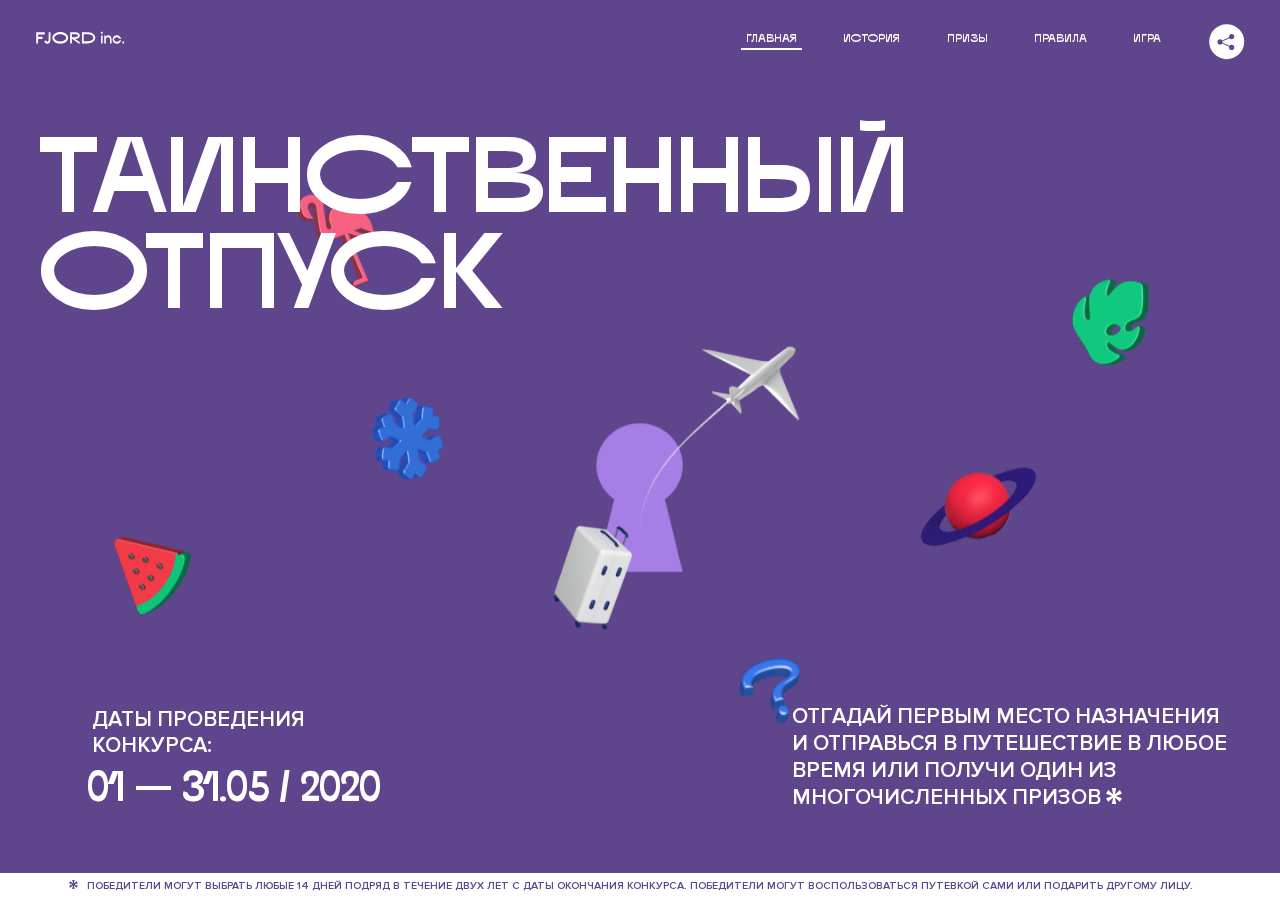
<file: 3/index.html>
<!DOCTYPE html>
<html lang="ru">
<head>
  <meta charset="UTF-8">
  <meta name="description" content="">
  <meta name="viewport" content="width=device-width, initial-scale=1.0">
  <meta http-equiv="X-UA-Compatible" content="ie=edge">
  <title>Mysterious Vacation</title>
  <link rel="stylesheet" href="css/style.min.css">
<link href="css/style.min.css" rel="stylesheet">  <base href="https://htmlacademy-animation.github.io/8212-magic-vacation-1/3/">
</head>
<body>

  <header class="page-header js-header">
    <div class="page-header__wrapper">
      <a href="#" class="page-header__logo" aria-label="Перейти на страницу FJORD.Inc">
        <svg width="100" height="15" viewBox="0 0 100 15" fill="none" xmlns="http://www.w3.org/2000/svg">
          <path d="M0.26 1.4V14H2.276V8.906H7.334V6.44H2.276V3.848H9.872V1.4H0.26ZM12.733 14.36C15.127 14.36 16.243 12.65 16.243 9.5V1.4H14.263V8.96C14.263 11.21 13.723 11.876 12.733 11.876C11.833 11.876 11.473 11.3 11.347 10.58L9.36702 10.94C9.63702 13.046 10.663 14.36 12.733 14.36ZM18.3918 7.7C18.3918 11.372 22.3878 14.36 27.3198 14.36C32.2518 14.36 36.2478 11.372 36.2478 7.7C36.2478 4.028 32.2518 1.04 27.3198 1.04C22.3878 1.04 18.3918 4.028 18.3918 7.7ZM20.6058 7.7C20.6058 5.378 23.6118 3.524 27.3198 3.524C30.9918 3.524 33.9798 5.378 33.9798 7.7C33.9798 10.004 30.9918 11.858 27.3198 11.858C23.6118 11.858 20.6058 10.004 20.6058 7.7ZM40.403 14V8.906H40.799L49.079 14.702V12.38L44.039 8.906H44.201C47.999 8.906 49.277 7.304 49.277 5.162C49.277 3.092 47.999 1.4 44.201 1.4H38.387V14H40.403ZM43.535 3.722C45.785 3.722 47.045 4.136 47.045 5.432C47.045 6.764 45.785 7.034 43.535 7.034H40.403V3.722H43.535ZM51.6936 1.382V14H57.8676C62.7456 14 66.7236 11.534 66.7236 7.7C66.7236 3.848 62.7456 1.382 57.8676 1.382H51.6936ZM53.7096 11.624V3.722H57.5436C61.5396 3.722 64.4916 5.018 64.4916 7.7C64.4916 10.238 61.5396 11.624 57.5436 11.624H53.7096ZM73.1832 14.018H74.9832V5H73.1832V14.018ZM72.9132 1.976C72.9132 2.57 73.3992 3.092 74.0832 3.092C74.7492 3.092 75.2352 2.57 75.2352 1.976C75.2352 1.382 74.7672 0.805999 74.0832 0.805999C73.3812 0.805999 72.9132 1.382 72.9132 1.976ZM76.7867 14H78.5687V9.104C78.7487 8.006 79.5947 6.962 81.0887 6.962C82.1147 6.962 83.2667 7.448 83.2667 9.554V14H85.0487V9.014C85.0487 6.152 83.2307 4.73 81.3587 4.73C79.9187 4.73 79.0727 5.558 78.5687 6.854V5H76.7867V14ZM90.9898 14.27C93.5098 14.27 95.3818 12.506 95.7238 10.328H94.0498C93.7258 11.3 92.6998 12.02 90.9898 12.02C88.8478 12.02 87.7678 10.922 87.7678 9.59C87.7678 8.24 88.8478 6.962 90.9898 6.962C92.7538 6.962 93.7978 7.844 94.0858 8.924H95.7418C95.4358 6.71 93.6178 4.73 90.9898 4.73C88.0918 4.73 86.1298 7.124 86.1298 9.59C86.1298 12.074 88.1278 14.27 90.9898 14.27ZM97.0693 12.938C97.0693 13.658 97.5553 14.144 98.2753 14.144C98.9953 14.144 99.4813 13.658 99.4813 12.938C99.4813 12.2 98.9953 11.714 98.2753 11.714C97.5553 11.714 97.0693 12.2 97.0693 12.938Z" fill="currentColor"></path>
        </svg>
      </a>
      <button class="page-header__toggler js-menu-toggler" type="button" aria-label="Управление мобильным меню"><span>Меню</span></button>
      <nav class="page-header__nav">
        <div class="page-header__menu js-menu" id="menu">
          <ul>
            <li>
              <a class="js-menu-link active" href="#top" data-href="top">главная</a>
            </li>
            <li>
              <a class="js-menu-link" href="#story" data-href="story">история</a>
            </li>
            <li>
              <a class="js-menu-link" href="#prizes" data-href="prizes">призы</a>
            </li>
            <li>
              <a class="js-menu-link" href="#rules" data-href="rules">правила</a>
            </li>
            <li>
              <a class="js-menu-link" href="#game" data-href="game">игра</a>
            </li>
          </ul>
        </div>
        <div class="page-header__social">
          <div class="social-block js-social-block">
            <button class="social-block__toggler" aria-label="Управлять блоком с социальными кнопками">
              <svg width="26" height="22" viewBox="0 0 27 22" fill="none" xmlns="http://www.w3.org/2000/svg">
                <path d="M19.6721 7.43664C21.6273 7.43664 23.213 5.85095 23.213 3.89566C23.213 1.94037 21.6273 0.354675 19.6721 0.354675C17.7168 0.354675 16.1311 1.94037 16.1311 3.89566C16.1311 4.19968 16.1728 4.49178 16.2458 4.77345L7.21751 8.95527C6.57519 8.05214 5.52303 7.46049 4.33078 7.46049C2.37549 7.46049 0.789795 9.04618 0.789795 11.0015C0.789795 12.9568 2.37549 14.5425 4.33078 14.5425C5.52303 14.5425 6.57668 13.9508 7.21751 13.0477L16.2458 17.2295C16.1743 17.5112 16.1311 17.8033 16.1311 18.1073C16.1311 20.0626 17.7168 21.6483 19.6721 21.6483C21.6273 21.6483 23.213 20.0626 23.213 18.1073C23.213 16.152 21.6273 14.5663 19.6721 14.5663C18.4798 14.5663 17.4262 15.158 16.7853 16.0611L7.75701 11.8793C7.82854 11.5976 7.87176 11.3055 7.87176 11.0015C7.87176 10.6974 7.83003 10.4053 7.75701 10.1237L16.7853 5.94186C17.4262 6.84499 18.4783 7.43664 19.6721 7.43664Z" fill="currentColor"></path>
              </svg>
            </button>
            <ul class="social-block__list">
              <li>
                <a class="social-block__link social-block__link--fb" href="#" aria-label="Мы на Facebook">
                  <svg width="8" height="17" viewBox="0 0 8 17" fill="none" xmlns="http://www.w3.org/2000/svg">
                    <path d="M4.24646 16.9899H1.09275L1.05793 8.49828H0V5.30707H1.05793V3.81124C1.05793 1.42084 2.57654 0 5.21735 0H7.41758V3.18585H5.30841C4.28262 3.18585 4.2478 3.48582 4.2478 4.24914V5.30707H7.42964L7.16716 8.49828H4.2478V16.9899H4.24646Z" fill="currentColor"></path>
                  </svg>
                </a>
              </li>
              <li>
                <a class="social-block__link social-block__link--insta" href="#" aria-label="Мы в Instagram">
                  <svg width="15" height="15" viewBox="0 0 15 15" fill="none" xmlns="http://www.w3.org/2000/svg">
                    <path d="M11.0197 0H4.19806C2.14246 0 0.471191 1.66993 0.471191 3.72285V10.5499C0.471191 12.6082 2.14112 14.2727 4.19806 14.2727H11.0197C13.0753 14.2727 14.7466 12.6082 14.7466 10.5499V3.72285C14.7466 1.67127 13.0753 0 11.0197 0ZM11.0197 12.4849H4.19806C3.13076 12.4849 2.26432 11.6158 2.26432 10.5512V3.72419C2.26432 2.65956 3.13076 1.79715 4.19806 1.79715H11.0197C12.087 1.79715 12.9535 2.6609 12.9535 3.72419V10.5512C12.9535 11.6145 12.087 12.4849 11.0197 12.4849Z" fill="currentColor"></path>
                    <path d="M7.60887 3.11084C5.38989 3.11084 3.58203 4.9187 3.58203 7.14036C3.58203 9.35532 5.38989 11.1645 7.60887 11.1645C9.83053 11.1645 11.6357 9.35666 11.6357 7.14036C11.6357 4.9187 9.83053 3.11084 7.60887 3.11084ZM7.60887 9.36871C6.37551 9.36871 5.37784 8.37372 5.37784 7.14036C5.37784 5.90699 6.37551 4.90665 7.60887 4.90665C8.83822 4.90665 9.84259 5.90833 9.84259 7.14036C9.84392 8.37238 8.83822 9.36871 7.60887 9.36871Z" fill="currentColor"></path>
                    <path d="M11.3573 2.35962C10.8256 2.35962 10.3931 2.79752 10.3931 3.32381C10.3931 3.85546 10.8256 4.29336 11.3573 4.29336C11.8862 4.29336 12.3215 3.85546 12.3215 3.32381C12.3215 2.79752 11.8862 2.35962 11.3573 2.35962Z" fill="currentColor"></path>
                  </svg>
                </a>
              </li>
              <li>
                <a class="social-block__link social-block__link--vk" href="#" aria-label="Мы ВКонтакте">
                  <svg width="17" height="10" viewBox="0 0 17 10" fill="none" xmlns="http://www.w3.org/2000/svg">
                    <path d="M14.1234 4.9002C14.1234 4.9002 16.3623 1.72708 16.5866 0.680242C16.6595 0.312285 16.4947 0.103188 16.1069 0.103188C16.1069 0.103188 14.8193 0.103188 14.168 0.103188C13.7235 0.103188 13.5587 0.293278 13.4235 0.579768C13.4235 0.579768 12.3724 2.82553 11.0969 4.24712C10.6861 4.70333 10.4781 4.84318 10.2511 4.84318C10.0646 4.84318 9.98625 4.6911 9.98625 4.27834V0.649016C9.98625 0.147997 9.92545 0.00135496 9.5066 0.00135496H6.39628C6.15578 0.00135496 6.0085 0.134417 6.0085 0.324506C6.0085 0.801084 6.73406 0.908351 6.73406 2.20231V4.87305C6.73406 5.40529 6.70569 5.61575 6.45303 5.61575C5.78016 5.61575 4.19528 3.30618 3.30623 0.678887C3.12923 0.145282 2.93737 0 2.43475 0H0.486409C0.205373 0 0 0.190085 0 0.476576C0 0.991172 0.60666 3.40801 2.99277 6.64358C4.59927 8.8201 6.70569 10 8.60269 10C9.76196 10 10.0416 9.80312 10.0416 9.31432V7.63883C10.0416 7.22607 10.2065 7.04956 10.4429 7.04956C10.7078 7.04956 11.1847 7.13238 12.2805 8.22268C13.5843 9.47862 13.6762 10 14.3896 10H16.5676C16.7919 10 17 9.89273 17 9.52342C17 9.02919 16.3623 8.15343 15.384 7.10659C14.9801 6.56755 14.3302 5.98914 14.1248 5.72301C13.8275 5.40801 13.9154 5.23014 14.1234 4.9002Z" fill="currentColor"></path>
                  </svg>
                </a>
              </li>
            </ul>
          </div>
        </div>
      </nav>
    </div>
  </header>

  <main class="page-content">

    <section class="animation-screen"></section>

    <section class="screen screen--hidden screen--intro js-scrollspy" id="top">
      <div class="screen__wrapper">
        <div class="intro">
          <h1 class="intro__title">Таинственный отпуск</h1>
          <div class="intro__content">
            <div class="intro__info">
              <p class="intro__label">Даты проведения конкурса:</p>
              <p class="intro__date">01 — 31.05 / 2020</p>
            </div>
            <div class="intro__message">
              <p>
                Отгадай первым место назначения и&nbsp;отправься в&nbsp;путешествие в&nbsp;любое время или получи один из многочисленных призов
                <svg width="16" height="16" viewBox="0 0 10 10" fill="none" xmlns="http://www.w3.org/2000/svg">
                  <path d="M0 6.35337L3.90271 4.99012L0 3.64663L1.34615 1.32374L4.44287 4.01073L3.67364 0H6.34615L5.57692 4.01073L8.65385 1.32374L10 3.64663L6.13405 4.99012L10 6.35337L8.65385 8.65651L5.57692 5.98927L6.34615 10H3.67364L4.44287 5.96952L1.34615 8.65651L0 6.35337Z" fill="currentColor"></path>
                </svg>
              </p>
            </div>
          </div>
        </div>
      </div>
      <div class="screen__footer js-footer">
        <button class="screen__footer-enlarge js-footer-toggler" type="button" aria-label="Показать сообщение">
          <svg width="10" height="10" viewBox="0 0 10 10" fill="none" xmlns="http://www.w3.org/2000/svg">
            <path d="M0 6.35337L3.90271 4.99012L0 3.64663L1.34615 1.32374L4.44287 4.01073L3.67364 0H6.34615L5.57692 4.01073L8.65385 1.32374L10 3.64663L6.13405 4.99012L10 6.35337L8.65385 8.65651L5.57692 5.98927L6.34615 10H3.67364L4.44287 5.96952L1.34615 8.65651L0 6.35337Z" fill="currentColor"></path>
          </svg>
        </button>
        <button class="screen__footer-collapse js-footer-toggler" type="button" aria-label="Скрыть сообщение">
          <svg width="13" height="13" viewBox="0 0 13 13" fill="none" xmlns="http://www.w3.org/2000/svg">
            <line x1="12.3536" y1="0.353553" x2="0.738349" y2="11.9688" stroke="currentColor"></line>
            <line x1="0.738319" y1="0.539925" x2="12.3535" y2="12.1551" stroke="currentColor"></line>
          </svg>
        </button>
        <div class="screen__footer-wrapper">
          <div class="screen__footer-announce">
            <p class="screen__footer-label">Даты проведения конкурса:</p>
            <p class="screen__footer-date">01 — 31.05 / 2020</p>
          </div>
          <div class="screen__footer-note">
            <p>
              <svg width="10" height="10" viewBox="0 0 10 10" fill="none" xmlns="http://www.w3.org/2000/svg">
                <path d="M0 6.35337L3.90271 4.99012L0 3.64663L1.34615 1.32374L4.44287 4.01073L3.67364 0H6.34615L5.57692 4.01073L8.65385 1.32374L10 3.64663L6.13405 4.99012L10 6.35337L8.65385 8.65651L5.57692 5.98927L6.34615 10H3.67364L4.44287 5.96952L1.34615 8.65651L0 6.35337Z" fill="currentColor"></path>
              </svg>
              <span>Победители могут выбрать любые 14 дней подряд в&nbsp;течение двух лет с&nbsp;даты окончания конкурса. Победители могут воспользоваться путевкой сами или подарить другому лицу.</span>
            </p>
          </div>
        </div>
      </div>
    </section>

    <section class="screen screen--hidden screen--story js-scrollspy" id="story">

      <div class="slider swiper-container js-slider">

        <div class="swiper-wrapper">

          <div class="slider__item swiper-slide">
            <h2 class="slider__item-title">История</h2>
            <p class="slider__item-text">Джеймс Таргет был основателем компании &laquo;Fjord Inc.&raquo;. С&nbsp;1965 года &laquo;Fjord Inc.&raquo; прославилась надёжными и&nbsp;удобными чемоданами и&nbsp;аксессуарами для туристов.</p>
          </div>

          <div class="slider__item swiper-slide">
            <p class="slider__item-text">Когда Джеймсу было 7&nbsp;лет, в&nbsp;их&nbsp;доме гостил дядюшка и&nbsp;развлекал детей рассказами о&nbsp;своей поездке в&nbsp;место, показавшееся малышу Таргету невероятным. Тогда Джеймс решил, что однажды посетит его, но&nbsp;не&nbsp;будет рассказывать о&nbsp;мечте, пока не&nbsp;осуществит.</p>
          </div>

          <div class="slider__item swiper-slide">
            <p class="slider__item-text">Джеймс Таргет стал увлеченным путешественником. Он&nbsp;посетил 5&nbsp;континентов, 126&nbsp;стран.</p>
          </div>

          <div class="slider__item swiper-slide">
            <p class="slider__item-text">Он&nbsp;сплавлялся по&nbsp;Амазонке и&nbsp;погружался в&nbsp;пещеры Франции, медитировал в&nbsp;горах Тибета и&nbsp;пожимал руку вождя племени Акугауа.</p>
          </div>

          <div class="slider__item swiper-slide">
            <p class="slider__item-text">Из&nbsp;своих поездок Джеймс Таргет привозил идеи, как сделать свои чемоданы &laquo;Fjord Inc.&raquo; удобными и&nbsp;приспособленными к&nbsp;разным дорожным условиям.</p>
          </div>

          <div class="slider__item swiper-slide">
            <p class="slider__item-text">Всё это время Джеймс не&nbsp;оставлял идею поездки своей мечты. Однако, как только он&nbsp;брался за&nbsp;планирование, возникали препятствия, не&nbsp;позволяющие отправиться туда.</p>
          </div>

          <div class="slider__item swiper-slide">
            <p class="slider__item-text">В&nbsp;возрасте 67&nbsp;лет Джеймс Таргет попал под лавину и&nbsp;погиб. В&nbsp;своём завещании он&nbsp;поручил отправить в&nbsp;заветное путешествие трёх смельчаков, единых с&nbsp;ним духом.</p>
          </div>

          <div class="slider__item swiper-slide">
            <p class="slider__item-text">Тех, кто сможет узнать таинственное место, задавая вопросы специально обученному ИИ&nbsp;&laquo;Соне&raquo;, ждет фантастическое путешествие.</p>
          </div>
        </div>
        <div class="slider__controls">
          <button class="slider__control slider__control--prev js-control-prev" type="button" aria-label="Показать предыдущую историю">
            <svg width="12" height="22" viewBox="0 0 12 22" fill="none" xmlns="http://www.w3.org/2000/svg">
              <path d="M11 1L1 11L11 21" stroke="currentColor" stroke-width="2" stroke-linejoin="round"></path>
            </svg>
          </button>
          <button class="slider__control slider__control--next js-control-next" type="button" aria-label="Показать следующую историю">
            <svg width="12" height="22" viewBox="0 0 12 22" fill="none" xmlns="http://www.w3.org/2000/svg">
              <path d="M1 1L11 11L1 21" stroke="currentColor" stroke-width="2" stroke-linejoin="round"></path>
            </svg>
          </button>
        </div>
        <div class="slider__pagination swiper-pagination"></div>
      </div>
    </section>

    <section class="screen screen--hidden screen--prizes js-scrollspy" id="prizes">
      <div class="screen__wrapper">
        <div class="prizes">
          <h2 class="prizes__title">ПРизы</h2>
          <div class="prizes__lead">
            <p>Найди ответ и&nbsp;получи один из&nbsp;призов:</p>
          </div>
          <ul class="prizes__list">
            <li class="prizes__item prizes__item--journeys">
              <div class="prizes__icon">
                <picture>
                  <source srcset="img/prize1-mob.svg" media="(orientation: portrait)">
                  <img src="img/prize1.svg" alt="">
                </picture>
              </div>
              <p class="prizes__desc">
                <b>3</b>
                <span>загадочных путешествия</span>
              </p>
            </li>
            <li class="prizes__item prizes__item--cases">
              <div class="prizes__icon">
                <picture>
                  <source srcset="img/prize2-mob.svg" media="(orientation: portrait)">
                  <img src="img/prize2.svg" alt="">
                </picture>
              </div>
              <p class="prizes__desc">
                <b>7</b>
                <span>надежных чемоданов</span>
              </p>
            </li>
            <li class="prizes__item prizes__item--codes">
              <div class="prizes__icon">
                <picture>
                  <source srcset="img/prize3-mob.svg" media="(orientation: portrait)">
                  <img src="img/prize3.svg" alt="">
                </picture>
              </div>
              <p class="prizes__desc">
                <b>900</b>
                <span>
                  промокодов на&nbsp;скидку 15%
                  <svg width="10" height="10" viewBox="0 0 10 10" fill="none" xmlns="http://www.w3.org/2000/svg">
                    <path d="M0 6.35337L3.90271 4.99012L0 3.64663L1.34615 1.32374L4.44287 4.01073L3.67364 0H6.34615L5.57692 4.01073L8.65385 1.32374L10 3.64663L6.13405 4.99012L10 6.35337L8.65385 8.65651L5.57692 5.98927L6.34615 10H3.67364L4.44287 5.96952L1.34615 8.65651L0 6.35337Z" fill="currentColor"></path>
                  </svg>
                </span>
              </p>
            </li>
          </ul>
        </div>
      </div>
      <div class="screen__footer js-footer">
        <button class="screen__footer-enlarge js-footer-toggler" type="button" aria-label="Показать сообщение">
          <svg width="10" height="10" viewBox="0 0 10 10" fill="none" xmlns="http://www.w3.org/2000/svg">
            <path d="M0 6.35337L3.90271 4.99012L0 3.64663L1.34615 1.32374L4.44287 4.01073L3.67364 0H6.34615L5.57692 4.01073L8.65385 1.32374L10 3.64663L6.13405 4.99012L10 6.35337L8.65385 8.65651L5.57692 5.98927L6.34615 10H3.67364L4.44287 5.96952L1.34615 8.65651L0 6.35337Z" fill="currentColor"></path>
          </svg>
        </button>
        <button class="screen__footer-collapse js-footer-toggler" type="button" aria-label="Скрыть сообщение">
          <svg width="13" height="13" viewBox="0 0 13 13" fill="none" xmlns="http://www.w3.org/2000/svg">
            <line x1="12.3536" y1="0.353553" x2="0.738349" y2="11.9688" stroke="currentColor"></line>
            <line x1="0.738319" y1="0.539925" x2="12.3535" y2="12.1551" stroke="currentColor"></line>
          </svg>
        </button>
        <div class="screen__footer-wrapper">
          <div class="screen__footer-announce">
            <p class="screen__footer-label">Даты проведения конкурса:</p>
            <p class="screen__footer-date">01 — 31.05 / 2020</p>
          </div>
          <div class="screen__footer-note">
            <p>
              <svg width="10" height="10" viewBox="0 0 10 10" fill="none" xmlns="http://www.w3.org/2000/svg">
                <path d="M0 6.35337L3.90271 4.99012L0 3.64663L1.34615 1.32374L4.44287 4.01073L3.67364 0H6.34615L5.57692 4.01073L8.65385 1.32374L10 3.64663L6.13405 4.99012L10 6.35337L8.65385 8.65651L5.57692 5.98927L6.34615 10H3.67364L4.44287 5.96952L1.34615 8.65651L0 6.35337Z" fill="currentColor"></path>
              </svg>
              <span>Скидка&nbsp;15% на&nbsp;единоразовое приобретение путёвки с&nbsp;1&nbsp;июня 2020 по&nbsp;31&nbsp;мая 2022&nbsp;года. Суммируется с&nbsp;другими акциями</span>
            </p>
          </div>
        </div>
      </div>
    </section>

    <section class="screen screen--hidden screen--rules js-scrollspy" id="rules">
      <div class="screen__wrapper">
        <div class="rules">
          <h2 class="rules__title">Правила</h2>
          <div class="rules__lead">
            <p>Для того чтобы получить наследство Джеймса Таргета, тебе нужно выведать у&nbsp;&laquo;Сони&raquo;, куда предстоит отправиться тебе в&nbsp;случае победы</p>
          </div>
          <ol class="rules__list">
            <li class="rules__item">
              <p>Тебе отводится <br>5&nbsp;минут</p>
            </li>
            <li class="rules__item">
              <p>Задавай любые вопросы в&nbsp;текстовом поле</p>
            </li>
            <li class="rules__item">
              <p>Нажимай кнопку &laquo;Узнать&raquo;, чтобы получить ответ</p>
            </li>
            <li class="rules__item">
              <p>&laquo;Соня&raquo; может отвечать только&nbsp;Да или Нет</p>
            </li>
          </ol>
          <a href="#game" class="rules__link btn">Погнали!</a>
        </div>
      </div>
      <div class="screen__disclaimer">
        <div class="disclaimer">
          <ul>
            <li>
              <a href="#">Правовая информация</a>
            </li>
            <li>
              <a href="#">Подробные правила</a>
            </li>
          </ul>
        </div>
      </div>
    </section>

    <section class="screen screen--hidden screen--game js-scrollspy" id="game">
      <div class="screen__wrapper">
        <div class="game">
          <div class="game__header">
            <h2 class="game__title">Игра</h2>
            <div class="game__counter">
              <span>05</span>:<span>00</span>
            </div>
          </div>
          <div class="game__body">
            <div class="chat">
              <div class="chat__body js-chat">
                <ul class="chat__list" id="messages"></ul>
              </div>
              <div class="chat__footer">
                <form action="#" method="post" class="form" id="message-form">
                  <label for="message-field" class="visually-hidden">Поле для ввода вопроса</label>
                  <input type="text" class="form__field" id="message-field">
                  <button class="form__button btn">
                    Узнать
                    <svg width="18" height="19" viewBox="0 0 18 19" fill="none" xmlns="http://www.w3.org/2000/svg">
                      <path stroke="currentColor" stroke-width="2" d="M9 19V1"></path>
                      <path d="M1 9l8-8 8 8" stroke="currentColor" stroke-width="2" stroke-linejoin="round"></path>
                    </svg>
                  </button>
                </form>
              </div>
            </div>
          </div>
          <!-- временные кнопки для показа результата -->
          <div class="game__buttons">
            <button class="game__button btn js-show-result" type="button" data-target="result">Положительный результат</button>
            <button class="game__button btn js-show-result" type="button" data-target="result2">Положительный результат - 2</button>
            <button class="game__button btn js-show-result" type="button" data-target="result3">Отрицательный результат</button>
          </div>
        </div>
      </div>
    </section>

    <section class="screen screen--hidden screen--result" id="result">
      <div class="screen__wrapper">
        <div class="result result--trip">
          <div class="result__image">
            <picture>
              <source srcset="img/result1-mob.png 1x, img/result1-mob@2x.png 2x" media="(max-width: 768px) and (orientation: portrait)">
              <img src="img/result1.png" srcset="img/result1@2x.png 2x" alt="">
            </picture>
          </div>
          <h2 class="result__title">
            <span class="visually-hidden">ПОбеда!</span>
            <svg xmlns="http://www.w3.org/2000/svg" viewBox="0 0 568.85 109.24">
              <path d="M16,24.44V92H2.6V8H75V92H61.52V24.44H16Z" transform="translate(-2.1 -1.5)" fill="none" stroke="currentColor"></path>
              <path d="M148.76,5.6c32.88,0,59.52,19.92,59.52,44.4s-26.64,44.4-59.52,44.4S89.24,74.48,89.24,50,115.88,5.6,148.76,5.6Zm0,72.12c24.48,0,44.4-12.36,44.4-27.72s-19.92-27.84-44.4-27.84C124,22.16,104,34.52,104,50S124,77.72,148.76,77.72Z" transform="translate(-2.1 -1.5)" fill="none" stroke="currentColor"></path>
              <path d="M287.36,8V24.44H236v14.4h25.32c25.44,0,34,11.16,34,26.52,0,15.6-8.52,26.64-34,26.64H222.56V8h64.8ZM256.88,76.52c15.12,0,23.52-2,23.52-11.52S272,54.44,256.88,54.44H236V76.52h20.88Z" transform="translate(-2.1 -1.5)" fill="none" stroke="currentColor"></path>
              <path d="M371.47,8V24.44H320.84V41.6h33.6V58h-33.6V75.56h50.64V92H307.4V8h64.08Z" transform="translate(-2.1 -1.5)" fill="none" stroke="currentColor"></path>
              <path d="M382.39,110.24V75.56h7.44c4.56-4.68,7.8-18.36,8.76-56L399,8h48.6V75.56h10v34.68H442.87V92H397v18.24H382.39Zm51.72-34.68V24.44H411.55v3.12c-0.48,22.44-3.24,37.68-7.2,48h29.76Z" transform="translate(-2.1 -1.5)" fill="none" stroke="currentColor"></path>
              <path d="M463.75,92l28-84h27.12l28.08,84H533.47l-7.8-23.52h-37.8L480.07,92H463.75Zm56.64-40L507,11.84,493.51,52h26.88Z" transform="translate(-2.1 -1.5)" fill="none" stroke="currentColor"></path>
              <path d="M554.12,70.4L555.55,2H569l1.44,68.4H554.12Zm8.28,6.36c4.8,0,8,3.24,8,8.16a8,8,0,1,1-16.08,0C554.35,80,557.59,76.76,562.39,76.76Z" transform="translate(-2.1 -1.5)" fill="none" stroke="currentColor"></path>
            </svg>
          </h2>
          <div class="result__text">
            <p>ты&nbsp;отправляешься в&nbsp;Арктику!</p>
          </div>
          <div class="result__form">
            <form action="#" method="post" class="form form--result">
              <label for="email-field" class="form__label">зарегистрируй результат</label>
              <input type="email" class="form__field" id="email-field" placeholder="e-mail для регистации результата и получения приза" required="">
              <button class="form__button btn">
                отправить
                <svg width="18" height="19" viewBox="0 0 18 19" fill="none" xmlns="http://www.w3.org/2000/svg">
                  <path stroke="currentColor" stroke-width="2" d="M9 19V1"></path>
                  <path d="M1 9l8-8 8 8" stroke="currentColor" stroke-width="2" stroke-linejoin="round"></path>
                </svg>
              </button>
            </form>
          </div>
        </div>
      </div>
    </section>

    <section class="screen screen--hidden screen--result" id="result2">
      <div class="screen__wrapper">
        <div class="result result--prize">
          <div class="result__image">
            <picture>
              <source srcset="img/result2-mob.png 1x, img/result2-mob@2x.png 2x" media="(max-width: 768px) and (orientation: portrait)">
              <img src="img/result2.png" srcset="img/result2@2x.png 2x" alt="">
            </picture>
          </div>
          <h2 class="result__title">
            <span class="visually-hidden">ПОбеда!</span>
            <svg xmlns="http://www.w3.org/2000/svg" viewBox="0 0 568.85 109.24">
              <path d="M16,24.44V92H2.6V8H75V92H61.52V24.44H16Z" transform="translate(-2.1 -1.5)" fill="none" stroke="currentColor"></path>
              <path d="M148.76,5.6c32.88,0,59.52,19.92,59.52,44.4s-26.64,44.4-59.52,44.4S89.24,74.48,89.24,50,115.88,5.6,148.76,5.6Zm0,72.12c24.48,0,44.4-12.36,44.4-27.72s-19.92-27.84-44.4-27.84C124,22.16,104,34.52,104,50S124,77.72,148.76,77.72Z" transform="translate(-2.1 -1.5)" fill="none" stroke="currentColor"></path>
              <path d="M287.36,8V24.44H236v14.4h25.32c25.44,0,34,11.16,34,26.52,0,15.6-8.52,26.64-34,26.64H222.56V8h64.8ZM256.88,76.52c15.12,0,23.52-2,23.52-11.52S272,54.44,256.88,54.44H236V76.52h20.88Z" transform="translate(-2.1 -1.5)" fill="none" stroke="currentColor"></path>
              <path d="M371.47,8V24.44H320.84V41.6h33.6V58h-33.6V75.56h50.64V92H307.4V8h64.08Z" transform="translate(-2.1 -1.5)" fill="none" stroke="currentColor"></path>
              <path d="M382.39,110.24V75.56h7.44c4.56-4.68,7.8-18.36,8.76-56L399,8h48.6V75.56h10v34.68H442.87V92H397v18.24H382.39Zm51.72-34.68V24.44H411.55v3.12c-0.48,22.44-3.24,37.68-7.2,48h29.76Z" transform="translate(-2.1 -1.5)" fill="none" stroke="currentColor"></path>
              <path d="M463.75,92l28-84h27.12l28.08,84H533.47l-7.8-23.52h-37.8L480.07,92H463.75Zm56.64-40L507,11.84,493.51,52h26.88Z" transform="translate(-2.1 -1.5)" fill="none" stroke="currentColor"></path>
              <path d="M554.12,70.4L555.55,2H569l1.44,68.4H554.12Zm8.28,6.36c4.8,0,8,3.24,8,8.16a8,8,0,1,1-16.08,0C554.35,80,557.59,76.76,562.39,76.76Z" transform="translate(-2.1 -1.5)" fill="none" stroke="currentColor"></path>
            </svg>
          </h2>
          <div class="result__text">
            <p>чемодан &laquo;Fjord&nbsp;Inc.&raquo;&nbsp;твой</p>
          </div>
          <div class="result__form">
            <form action="#" method="post" class="form form--result">
              <label for="email-field2" class="form__label">зарегистрируй результат</label>
              <input type="email" class="form__field" id="email-field2" placeholder="e-mail для регистации результата и получения приза" required="">
              <button class="form__button btn">
                отправить
                <svg width="18" height="19" viewBox="0 0 18 19" fill="none" xmlns="http://www.w3.org/2000/svg">
                  <path stroke="currentColor" stroke-width="2" d="M9 19V1"></path>
                  <path d="M1 9l8-8 8 8" stroke="currentColor" stroke-width="2" stroke-linejoin="round"></path>
                </svg>
              </button>
            </form>
          </div>
        </div>
      </div>
    </section>

    <section class="screen screen--hidden screen--result" id="result3">
      <div class="screen__wrapper">
        <div class="result result--negative">
          <div class="result__image">
            <picture>
              <source srcset="img/result3-mob.png 1x, img/result3-mob@2x.png 2x" media="(max-width: 768px) and (orientation: portrait)">
              <img src="img/result3.png" srcset="img/result3@2x.png 2x" alt="">
            </picture>
          </div>
          <h2 class="result__title">
            <span class="visually-hidden">Не угадал!</span>
            <svg xmlns="http://www.w3.org/2000/svg" viewBox="0 0 660.77 109.24">
              <path d="M2.66,92V8H16.1V42.2H53.3V8H66.74V92H53.3V58.64H16.1V92H2.66Z" transform="translate(-2.16 -1.5)" fill="none" stroke="currentColor"></path>
              <path d="M147.62,8V24.44H97V41.6h33.6V58H97V75.56h50.64V92H83.54V8h64.08Z" transform="translate(-2.16 -1.5)" fill="none" stroke="currentColor"></path>
              <path d="M199.22,8l20.52,42.36L235.34,8h16.44l-31,84H204.38l9.48-25.92L185.78,8h13.44Z" transform="translate(-2.16 -1.5)" fill="none" stroke="currentColor"></path>
              <path d="M273.74,24.44V92H260.3V8h50.16V24.44H273.74Z" transform="translate(-2.16 -1.5)" fill="none" stroke="currentColor"></path>
              <path d="M307.1,92l28-84h27.12l28.08,84H376.82L369,68.48h-37.8L323.42,92H307.1Zm56.64-40L350.3,11.84,336.86,52h26.88Z" transform="translate(-2.16 -1.5)" fill="none" stroke="currentColor"></path>
              <path d="M396.38,110.24V75.56h7.44c4.56-4.68,7.8-18.36,8.76-56L412.94,8h48.6V75.56h10v34.68H456.86V92H411v18.24H396.38ZM448.1,75.56V24.44H425.54v3.12c-0.48,22.44-3.24,37.68-7.2,48H448.1Z" transform="translate(-2.16 -1.5)" fill="none" stroke="currentColor"></path>
              <path d="M477.74,92l28-84h27.12L560.9,92H547.46l-7.8-23.52h-37.8L494.06,92H477.74Zm56.64-40-13.44-40.2L507.5,52h26.88Z" transform="translate(-2.16 -1.5)" fill="none" stroke="currentColor"></path>
              <path d="M568.7,76.88a13.77,13.77,0,0,0,5,1c6.6,0,10.44-6.24,12-58.32L586.22,8h46.2V92H619V24.44H598.82l-0.12,3.12C597.14,81,589,94.4,573.74,94.4a28.55,28.55,0,0,1-6.72-.84Z" transform="translate(-2.16 -1.5)" fill="none" stroke="currentColor"></path>
              <path d="M646.1,70.4L647.54,2H661l1.44,68.4H646.1Zm8.28,6.36c4.8,0,8,3.24,8,8.16a8,8,0,0,1-16.08,0C646.34,80,649.58,76.76,654.38,76.76Z" transform="translate(-2.16 -1.5)" fill="none" stroke="currentColor"></path>
            </svg>
          </h2>
          <button class="result__button js-play" type="button">
            не сдавайся!
            <span>
              <svg width="27" height="22" viewBox="0 0 27 22" fill="none" xmlns="http://www.w3.org/2000/svg">
                <path d="M10.6899 1.47998C5.42992 1.47998 1.16992 5.73998 1.16992 11C1.16992 16.26 5.42992 20.52 10.6899 20.52C15.9499 20.52 20.2099 16.26 20.2099 11V7.13998" stroke="currentColor" stroke-width="2" stroke-miterlimit="10"></path>
                <path d="M15.1099 12.5099L20.1499 7.13989L25.3099 12.6299" stroke="currentColor" stroke-width="2" stroke-miterlimit="10" stroke-linejoin="round"></path>
              </svg>
            </span>
          </button>
        </div>
      </div>
    </section>

    <div class="page-overlay"></div>

  </main>

<script src="js/script.js"></script></body>
</html>
</file>
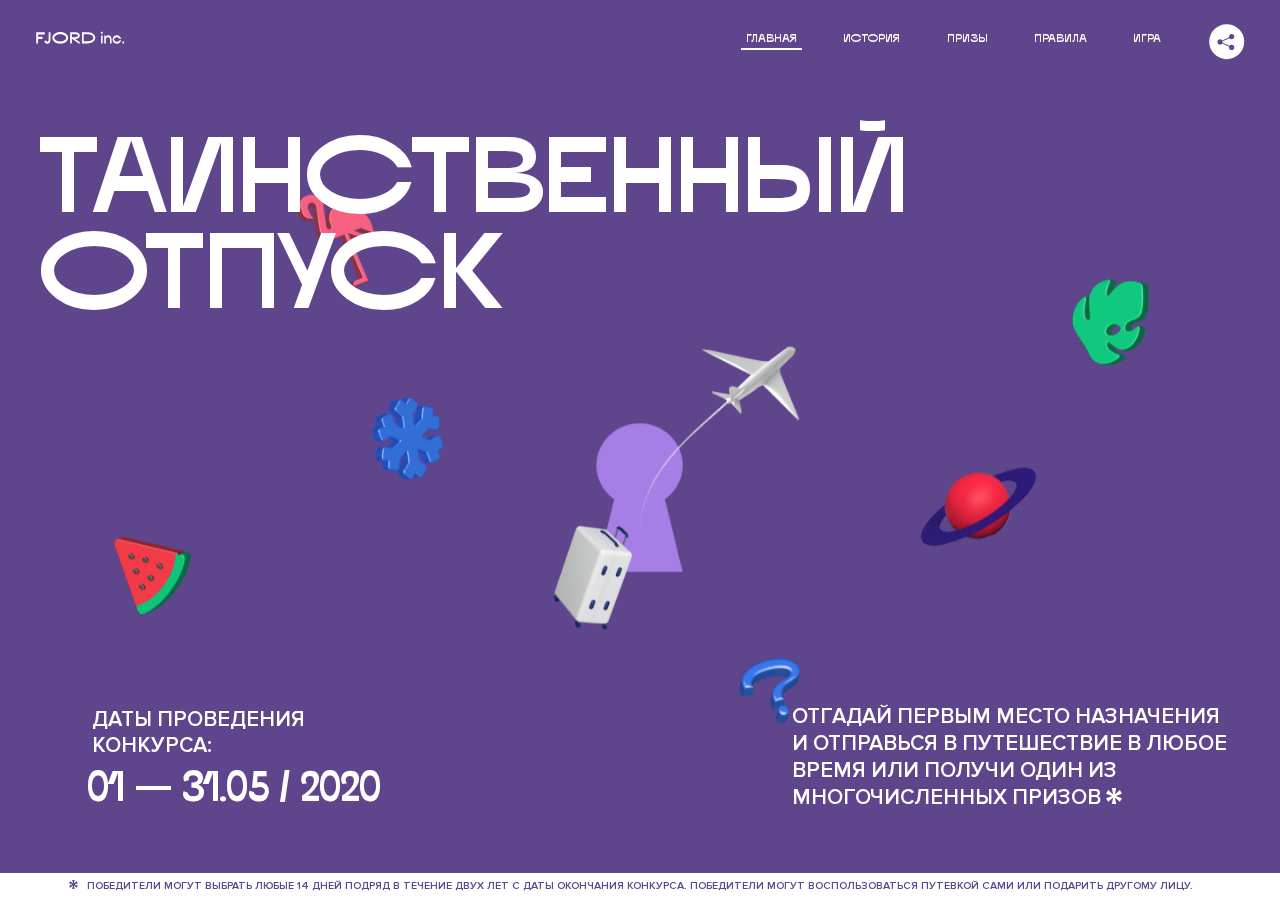
<file: 4/index.html>
<!DOCTYPE html>
<html lang="ru">
<head>
  <meta charset="UTF-8">
  <meta name="description" content="">
  <meta name="viewport" content="width=device-width, initial-scale=1.0">
  <meta http-equiv="X-UA-Compatible" content="ie=edge">
  <title>Mysterious Vacation</title>
  <link rel="stylesheet" href="css/style.min.css">
<link href="css/style.min.css" rel="stylesheet">  <base href="https://htmlacademy-animation.github.io/8212-magic-vacation-1/4/">
</head>
<body>

  <header class="page-header js-header">
    <div class="page-header__wrapper">
      <a href="#" class="page-header__logo" aria-label="Перейти на страницу FJORD.Inc">
        <svg width="100" height="15" viewBox="0 0 100 15" fill="none" xmlns="http://www.w3.org/2000/svg">
          <path d="M0.26 1.4V14H2.276V8.906H7.334V6.44H2.276V3.848H9.872V1.4H0.26ZM12.733 14.36C15.127 14.36 16.243 12.65 16.243 9.5V1.4H14.263V8.96C14.263 11.21 13.723 11.876 12.733 11.876C11.833 11.876 11.473 11.3 11.347 10.58L9.36702 10.94C9.63702 13.046 10.663 14.36 12.733 14.36ZM18.3918 7.7C18.3918 11.372 22.3878 14.36 27.3198 14.36C32.2518 14.36 36.2478 11.372 36.2478 7.7C36.2478 4.028 32.2518 1.04 27.3198 1.04C22.3878 1.04 18.3918 4.028 18.3918 7.7ZM20.6058 7.7C20.6058 5.378 23.6118 3.524 27.3198 3.524C30.9918 3.524 33.9798 5.378 33.9798 7.7C33.9798 10.004 30.9918 11.858 27.3198 11.858C23.6118 11.858 20.6058 10.004 20.6058 7.7ZM40.403 14V8.906H40.799L49.079 14.702V12.38L44.039 8.906H44.201C47.999 8.906 49.277 7.304 49.277 5.162C49.277 3.092 47.999 1.4 44.201 1.4H38.387V14H40.403ZM43.535 3.722C45.785 3.722 47.045 4.136 47.045 5.432C47.045 6.764 45.785 7.034 43.535 7.034H40.403V3.722H43.535ZM51.6936 1.382V14H57.8676C62.7456 14 66.7236 11.534 66.7236 7.7C66.7236 3.848 62.7456 1.382 57.8676 1.382H51.6936ZM53.7096 11.624V3.722H57.5436C61.5396 3.722 64.4916 5.018 64.4916 7.7C64.4916 10.238 61.5396 11.624 57.5436 11.624H53.7096ZM73.1832 14.018H74.9832V5H73.1832V14.018ZM72.9132 1.976C72.9132 2.57 73.3992 3.092 74.0832 3.092C74.7492 3.092 75.2352 2.57 75.2352 1.976C75.2352 1.382 74.7672 0.805999 74.0832 0.805999C73.3812 0.805999 72.9132 1.382 72.9132 1.976ZM76.7867 14H78.5687V9.104C78.7487 8.006 79.5947 6.962 81.0887 6.962C82.1147 6.962 83.2667 7.448 83.2667 9.554V14H85.0487V9.014C85.0487 6.152 83.2307 4.73 81.3587 4.73C79.9187 4.73 79.0727 5.558 78.5687 6.854V5H76.7867V14ZM90.9898 14.27C93.5098 14.27 95.3818 12.506 95.7238 10.328H94.0498C93.7258 11.3 92.6998 12.02 90.9898 12.02C88.8478 12.02 87.7678 10.922 87.7678 9.59C87.7678 8.24 88.8478 6.962 90.9898 6.962C92.7538 6.962 93.7978 7.844 94.0858 8.924H95.7418C95.4358 6.71 93.6178 4.73 90.9898 4.73C88.0918 4.73 86.1298 7.124 86.1298 9.59C86.1298 12.074 88.1278 14.27 90.9898 14.27ZM97.0693 12.938C97.0693 13.658 97.5553 14.144 98.2753 14.144C98.9953 14.144 99.4813 13.658 99.4813 12.938C99.4813 12.2 98.9953 11.714 98.2753 11.714C97.5553 11.714 97.0693 12.2 97.0693 12.938Z" fill="currentColor"></path>
        </svg>
      </a>
      <button class="page-header__toggler js-menu-toggler" type="button" aria-label="Управление мобильным меню"><span>Меню</span></button>
      <nav class="page-header__nav">
        <div class="page-header__menu js-menu" id="menu">
          <ul>
            <li>
              <a class="js-menu-link active" href="#top" data-href="top">главная</a>
            </li>
            <li>
              <a class="js-menu-link" href="#story" data-href="story">история</a>
            </li>
            <li>
              <a class="js-menu-link" href="#prizes" data-href="prizes">призы</a>
            </li>
            <li>
              <a class="js-menu-link" href="#rules" data-href="rules">правила</a>
            </li>
            <li>
              <a class="js-menu-link" href="#game" data-href="game">игра</a>
            </li>
          </ul>
        </div>
        <div class="page-header__social">
          <div class="social-block js-social-block">
            <button class="social-block__toggler" aria-label="Управлять блоком с социальными кнопками">
              <svg width="26" height="22" viewBox="0 0 27 22" fill="none" xmlns="http://www.w3.org/2000/svg">
                <path d="M19.6721 7.43664C21.6273 7.43664 23.213 5.85095 23.213 3.89566C23.213 1.94037 21.6273 0.354675 19.6721 0.354675C17.7168 0.354675 16.1311 1.94037 16.1311 3.89566C16.1311 4.19968 16.1728 4.49178 16.2458 4.77345L7.21751 8.95527C6.57519 8.05214 5.52303 7.46049 4.33078 7.46049C2.37549 7.46049 0.789795 9.04618 0.789795 11.0015C0.789795 12.9568 2.37549 14.5425 4.33078 14.5425C5.52303 14.5425 6.57668 13.9508 7.21751 13.0477L16.2458 17.2295C16.1743 17.5112 16.1311 17.8033 16.1311 18.1073C16.1311 20.0626 17.7168 21.6483 19.6721 21.6483C21.6273 21.6483 23.213 20.0626 23.213 18.1073C23.213 16.152 21.6273 14.5663 19.6721 14.5663C18.4798 14.5663 17.4262 15.158 16.7853 16.0611L7.75701 11.8793C7.82854 11.5976 7.87176 11.3055 7.87176 11.0015C7.87176 10.6974 7.83003 10.4053 7.75701 10.1237L16.7853 5.94186C17.4262 6.84499 18.4783 7.43664 19.6721 7.43664Z" fill="currentColor"></path>
              </svg>
            </button>
            <ul class="social-block__list">
              <li>
                <a class="social-block__link social-block__link--fb" href="#" aria-label="Мы на Facebook">
                  <svg width="8" height="17" viewBox="0 0 8 17" fill="none" xmlns="http://www.w3.org/2000/svg">
                    <path d="M4.24646 16.9899H1.09275L1.05793 8.49828H0V5.30707H1.05793V3.81124C1.05793 1.42084 2.57654 0 5.21735 0H7.41758V3.18585H5.30841C4.28262 3.18585 4.2478 3.48582 4.2478 4.24914V5.30707H7.42964L7.16716 8.49828H4.2478V16.9899H4.24646Z" fill="currentColor"></path>
                  </svg>
                </a>
              </li>
              <li>
                <a class="social-block__link social-block__link--insta" href="#" aria-label="Мы в Instagram">
                  <svg width="15" height="15" viewBox="0 0 15 15" fill="none" xmlns="http://www.w3.org/2000/svg">
                    <path d="M11.0197 0H4.19806C2.14246 0 0.471191 1.66993 0.471191 3.72285V10.5499C0.471191 12.6082 2.14112 14.2727 4.19806 14.2727H11.0197C13.0753 14.2727 14.7466 12.6082 14.7466 10.5499V3.72285C14.7466 1.67127 13.0753 0 11.0197 0ZM11.0197 12.4849H4.19806C3.13076 12.4849 2.26432 11.6158 2.26432 10.5512V3.72419C2.26432 2.65956 3.13076 1.79715 4.19806 1.79715H11.0197C12.087 1.79715 12.9535 2.6609 12.9535 3.72419V10.5512C12.9535 11.6145 12.087 12.4849 11.0197 12.4849Z" fill="currentColor"></path>
                    <path d="M7.60887 3.11084C5.38989 3.11084 3.58203 4.9187 3.58203 7.14036C3.58203 9.35532 5.38989 11.1645 7.60887 11.1645C9.83053 11.1645 11.6357 9.35666 11.6357 7.14036C11.6357 4.9187 9.83053 3.11084 7.60887 3.11084ZM7.60887 9.36871C6.37551 9.36871 5.37784 8.37372 5.37784 7.14036C5.37784 5.90699 6.37551 4.90665 7.60887 4.90665C8.83822 4.90665 9.84259 5.90833 9.84259 7.14036C9.84392 8.37238 8.83822 9.36871 7.60887 9.36871Z" fill="currentColor"></path>
                    <path d="M11.3573 2.35962C10.8256 2.35962 10.3931 2.79752 10.3931 3.32381C10.3931 3.85546 10.8256 4.29336 11.3573 4.29336C11.8862 4.29336 12.3215 3.85546 12.3215 3.32381C12.3215 2.79752 11.8862 2.35962 11.3573 2.35962Z" fill="currentColor"></path>
                  </svg>
                </a>
              </li>
              <li>
                <a class="social-block__link social-block__link--vk" href="#" aria-label="Мы ВКонтакте">
                  <svg width="17" height="10" viewBox="0 0 17 10" fill="none" xmlns="http://www.w3.org/2000/svg">
                    <path d="M14.1234 4.9002C14.1234 4.9002 16.3623 1.72708 16.5866 0.680242C16.6595 0.312285 16.4947 0.103188 16.1069 0.103188C16.1069 0.103188 14.8193 0.103188 14.168 0.103188C13.7235 0.103188 13.5587 0.293278 13.4235 0.579768C13.4235 0.579768 12.3724 2.82553 11.0969 4.24712C10.6861 4.70333 10.4781 4.84318 10.2511 4.84318C10.0646 4.84318 9.98625 4.6911 9.98625 4.27834V0.649016C9.98625 0.147997 9.92545 0.00135496 9.5066 0.00135496H6.39628C6.15578 0.00135496 6.0085 0.134417 6.0085 0.324506C6.0085 0.801084 6.73406 0.908351 6.73406 2.20231V4.87305C6.73406 5.40529 6.70569 5.61575 6.45303 5.61575C5.78016 5.61575 4.19528 3.30618 3.30623 0.678887C3.12923 0.145282 2.93737 0 2.43475 0H0.486409C0.205373 0 0 0.190085 0 0.476576C0 0.991172 0.60666 3.40801 2.99277 6.64358C4.59927 8.8201 6.70569 10 8.60269 10C9.76196 10 10.0416 9.80312 10.0416 9.31432V7.63883C10.0416 7.22607 10.2065 7.04956 10.4429 7.04956C10.7078 7.04956 11.1847 7.13238 12.2805 8.22268C13.5843 9.47862 13.6762 10 14.3896 10H16.5676C16.7919 10 17 9.89273 17 9.52342C17 9.02919 16.3623 8.15343 15.384 7.10659C14.9801 6.56755 14.3302 5.98914 14.1248 5.72301C13.8275 5.40801 13.9154 5.23014 14.1234 4.9002Z" fill="currentColor"></path>
                  </svg>
                </a>
              </li>
            </ul>
          </div>
        </div>
      </nav>
    </div>
  </header>

  <main class="page-content">

    <section class="animation-screen"></section>

    <section class="screen screen--hidden screen--intro js-scrollspy" id="top">
      <div class="screen__wrapper">
        <div class="intro">
          <h1 class="intro__title">Таинственный отпуск</h1>
          <div class="intro__content">
            <div class="intro__info">
              <p class="intro__label">Даты проведения конкурса:</p>
              <p class="intro__date">01 — 31.05 / 2020</p>
            </div>
            <div class="intro__message">
              <p>
                Отгадай первым место назначения и&nbsp;отправься в&nbsp;путешествие в&nbsp;любое время или получи один из многочисленных призов
                <svg width="16" height="16" viewBox="0 0 10 10" fill="none" xmlns="http://www.w3.org/2000/svg">
                  <path d="M0 6.35337L3.90271 4.99012L0 3.64663L1.34615 1.32374L4.44287 4.01073L3.67364 0H6.34615L5.57692 4.01073L8.65385 1.32374L10 3.64663L6.13405 4.99012L10 6.35337L8.65385 8.65651L5.57692 5.98927L6.34615 10H3.67364L4.44287 5.96952L1.34615 8.65651L0 6.35337Z" fill="currentColor"></path>
                </svg>
              </p>
            </div>
          </div>
        </div>
      </div>
      <div class="screen__footer js-footer">
        <button class="screen__footer-enlarge js-footer-toggler" type="button" aria-label="Показать сообщение">
          <svg width="10" height="10" viewBox="0 0 10 10" fill="none" xmlns="http://www.w3.org/2000/svg">
            <path d="M0 6.35337L3.90271 4.99012L0 3.64663L1.34615 1.32374L4.44287 4.01073L3.67364 0H6.34615L5.57692 4.01073L8.65385 1.32374L10 3.64663L6.13405 4.99012L10 6.35337L8.65385 8.65651L5.57692 5.98927L6.34615 10H3.67364L4.44287 5.96952L1.34615 8.65651L0 6.35337Z" fill="currentColor"></path>
          </svg>
        </button>
        <button class="screen__footer-collapse js-footer-toggler" type="button" aria-label="Скрыть сообщение">
          <svg width="13" height="13" viewBox="0 0 13 13" fill="none" xmlns="http://www.w3.org/2000/svg">
            <line x1="12.3536" y1="0.353553" x2="0.738349" y2="11.9688" stroke="currentColor"></line>
            <line x1="0.738319" y1="0.539925" x2="12.3535" y2="12.1551" stroke="currentColor"></line>
          </svg>
        </button>
        <div class="screen__footer-wrapper">
          <div class="screen__footer-announce">
            <p class="screen__footer-label">Даты проведения конкурса:</p>
            <p class="screen__footer-date">01 — 31.05 / 2020</p>
          </div>
          <div class="screen__footer-note">
            <p>
              <svg width="10" height="10" viewBox="0 0 10 10" fill="none" xmlns="http://www.w3.org/2000/svg">
                <path d="M0 6.35337L3.90271 4.99012L0 3.64663L1.34615 1.32374L4.44287 4.01073L3.67364 0H6.34615L5.57692 4.01073L8.65385 1.32374L10 3.64663L6.13405 4.99012L10 6.35337L8.65385 8.65651L5.57692 5.98927L6.34615 10H3.67364L4.44287 5.96952L1.34615 8.65651L0 6.35337Z" fill="currentColor"></path>
              </svg>
              <span>Победители могут выбрать любые 14 дней подряд в&nbsp;течение двух лет с&nbsp;даты окончания конкурса. Победители могут воспользоваться путевкой сами или подарить другому лицу.</span>
            </p>
          </div>
        </div>
      </div>
    </section>

    <section class="screen screen--hidden screen--story js-scrollspy" id="story">

      <div class="slider swiper-container js-slider">

        <div class="swiper-wrapper">

          <div class="slider__item swiper-slide">
            <h2 class="slider__item-title">История</h2>
            <p class="slider__item-text">Джеймс Таргет был основателем компании &laquo;Fjord Inc.&raquo;. С&nbsp;1965 года &laquo;Fjord Inc.&raquo; прославилась надёжными и&nbsp;удобными чемоданами и&nbsp;аксессуарами для туристов.</p>
          </div>

          <div class="slider__item swiper-slide">
            <p class="slider__item-text">Когда Джеймсу было 7&nbsp;лет, в&nbsp;их&nbsp;доме гостил дядюшка и&nbsp;развлекал детей рассказами о&nbsp;своей поездке в&nbsp;место, показавшееся малышу Таргету невероятным. Тогда Джеймс решил, что однажды посетит его, но&nbsp;не&nbsp;будет рассказывать о&nbsp;мечте, пока не&nbsp;осуществит.</p>
          </div>

          <div class="slider__item swiper-slide">
            <p class="slider__item-text">Джеймс Таргет стал увлеченным путешественником. Он&nbsp;посетил 5&nbsp;континентов, 126&nbsp;стран.</p>
          </div>

          <div class="slider__item swiper-slide">
            <p class="slider__item-text">Он&nbsp;сплавлялся по&nbsp;Амазонке и&nbsp;погружался в&nbsp;пещеры Франции, медитировал в&nbsp;горах Тибета и&nbsp;пожимал руку вождя племени Акугауа.</p>
          </div>

          <div class="slider__item swiper-slide">
            <p class="slider__item-text">Из&nbsp;своих поездок Джеймс Таргет привозил идеи, как сделать свои чемоданы &laquo;Fjord Inc.&raquo; удобными и&nbsp;приспособленными к&nbsp;разным дорожным условиям.</p>
          </div>

          <div class="slider__item swiper-slide">
            <p class="slider__item-text">Всё это время Джеймс не&nbsp;оставлял идею поездки своей мечты. Однако, как только он&nbsp;брался за&nbsp;планирование, возникали препятствия, не&nbsp;позволяющие отправиться туда.</p>
          </div>

          <div class="slider__item swiper-slide">
            <p class="slider__item-text">В&nbsp;возрасте 67&nbsp;лет Джеймс Таргет попал под лавину и&nbsp;погиб. В&nbsp;своём завещании он&nbsp;поручил отправить в&nbsp;заветное путешествие трёх смельчаков, единых с&nbsp;ним духом.</p>
          </div>

          <div class="slider__item swiper-slide">
            <p class="slider__item-text">Тех, кто сможет узнать таинственное место, задавая вопросы специально обученному ИИ&nbsp;&laquo;Соне&raquo;, ждет фантастическое путешествие.</p>
          </div>
        </div>
        <div class="slider__controls">
          <button class="slider__control slider__control--prev js-control-prev" type="button" aria-label="Показать предыдущую историю">
            <svg width="12" height="22" viewBox="0 0 12 22" fill="none" xmlns="http://www.w3.org/2000/svg">
              <path d="M11 1L1 11L11 21" stroke="currentColor" stroke-width="2" stroke-linejoin="round"></path>
            </svg>
          </button>
          <button class="slider__control slider__control--next js-control-next" type="button" aria-label="Показать следующую историю">
            <svg width="12" height="22" viewBox="0 0 12 22" fill="none" xmlns="http://www.w3.org/2000/svg">
              <path d="M1 1L11 11L1 21" stroke="currentColor" stroke-width="2" stroke-linejoin="round"></path>
            </svg>
          </button>
        </div>
        <div class="slider__pagination swiper-pagination"></div>
      </div>
    </section>

    <section class="screen screen--hidden screen--prizes js-scrollspy" id="prizes">
      <div class="screen__wrapper">
        <div class="prizes">
          <h2 class="prizes__title">ПРизы</h2>
          <div class="prizes__lead">
            <p>Найди ответ и&nbsp;получи один из&nbsp;призов:</p>
          </div>
          <ul class="prizes__list">
            <li class="prizes__item prizes__item--journeys">
              <div class="prizes__icon">
                <picture>
                  <source srcset="img/prize1-mob.svg" media="(orientation: portrait)">
                  <img src="img/prize1.svg" alt="">
                </picture>
              </div>
              <p class="prizes__desc">
                <b>3</b>
                <span>загадочных путешествия</span>
              </p>
            </li>
            <li class="prizes__item prizes__item--cases">
              <div class="prizes__icon">
                <picture>
                  <source srcset="img/prize2-mob.svg" media="(orientation: portrait)">
                  <img src="img/prize2.svg" alt="">
                </picture>
              </div>
              <p class="prizes__desc">
                <b>7</b>
                <span>надежных чемоданов</span>
              </p>
            </li>
            <li class="prizes__item prizes__item--codes">
              <div class="prizes__icon">
                <picture>
                  <source srcset="img/prize3-mob.svg" media="(orientation: portrait)">
                  <img src="img/prize3.svg" alt="">
                </picture>
              </div>
              <p class="prizes__desc">
                <b>900</b>
                <span>
                  промокодов на&nbsp;скидку 15%
                  <svg width="10" height="10" viewBox="0 0 10 10" fill="none" xmlns="http://www.w3.org/2000/svg">
                    <path d="M0 6.35337L3.90271 4.99012L0 3.64663L1.34615 1.32374L4.44287 4.01073L3.67364 0H6.34615L5.57692 4.01073L8.65385 1.32374L10 3.64663L6.13405 4.99012L10 6.35337L8.65385 8.65651L5.57692 5.98927L6.34615 10H3.67364L4.44287 5.96952L1.34615 8.65651L0 6.35337Z" fill="currentColor"></path>
                  </svg>
                </span>
              </p>
            </li>
          </ul>
        </div>
      </div>
      <div class="screen__footer js-footer">
        <button class="screen__footer-enlarge js-footer-toggler" type="button" aria-label="Показать сообщение">
          <svg width="10" height="10" viewBox="0 0 10 10" fill="none" xmlns="http://www.w3.org/2000/svg">
            <path d="M0 6.35337L3.90271 4.99012L0 3.64663L1.34615 1.32374L4.44287 4.01073L3.67364 0H6.34615L5.57692 4.01073L8.65385 1.32374L10 3.64663L6.13405 4.99012L10 6.35337L8.65385 8.65651L5.57692 5.98927L6.34615 10H3.67364L4.44287 5.96952L1.34615 8.65651L0 6.35337Z" fill="currentColor"></path>
          </svg>
        </button>
        <button class="screen__footer-collapse js-footer-toggler" type="button" aria-label="Скрыть сообщение">
          <svg width="13" height="13" viewBox="0 0 13 13" fill="none" xmlns="http://www.w3.org/2000/svg">
            <line x1="12.3536" y1="0.353553" x2="0.738349" y2="11.9688" stroke="currentColor"></line>
            <line x1="0.738319" y1="0.539925" x2="12.3535" y2="12.1551" stroke="currentColor"></line>
          </svg>
        </button>
        <div class="screen__footer-wrapper">
          <div class="screen__footer-announce">
            <p class="screen__footer-label">Даты проведения конкурса:</p>
            <p class="screen__footer-date">01 — 31.05 / 2020</p>
          </div>
          <div class="screen__footer-note">
            <p>
              <svg width="10" height="10" viewBox="0 0 10 10" fill="none" xmlns="http://www.w3.org/2000/svg">
                <path d="M0 6.35337L3.90271 4.99012L0 3.64663L1.34615 1.32374L4.44287 4.01073L3.67364 0H6.34615L5.57692 4.01073L8.65385 1.32374L10 3.64663L6.13405 4.99012L10 6.35337L8.65385 8.65651L5.57692 5.98927L6.34615 10H3.67364L4.44287 5.96952L1.34615 8.65651L0 6.35337Z" fill="currentColor"></path>
              </svg>
              <span>Скидка&nbsp;15% на&nbsp;единоразовое приобретение путёвки с&nbsp;1&nbsp;июня 2020 по&nbsp;31&nbsp;мая 2022&nbsp;года. Суммируется с&nbsp;другими акциями</span>
            </p>
          </div>
        </div>
      </div>
    </section>

    <section class="screen screen--hidden screen--rules js-scrollspy" id="rules">
      <div class="screen__wrapper">
        <div class="rules">
          <h2 class="rules__title">Правила</h2>
          <div class="rules__lead">
            <p>Для того чтобы получить наследство Джеймса Таргета, тебе нужно выведать у&nbsp;&laquo;Сони&raquo;, куда предстоит отправиться тебе в&nbsp;случае победы</p>
          </div>
          <ol class="rules__list">
            <li class="rules__item">
              <p>Тебе отводится <br>5&nbsp;минут</p>
            </li>
            <li class="rules__item">
              <p>Задавай любые вопросы в&nbsp;текстовом поле</p>
            </li>
            <li class="rules__item">
              <p>Нажимай кнопку &laquo;Узнать&raquo;, чтобы получить ответ</p>
            </li>
            <li class="rules__item">
              <p>&laquo;Соня&raquo; может отвечать только&nbsp;Да или Нет</p>
            </li>
          </ol>
          <a href="#game" class="rules__link btn">Погнали!</a>
        </div>
      </div>
      <div class="screen__disclaimer">
        <div class="disclaimer">
          <ul>
            <li>
              <a href="#">Правовая информация</a>
            </li>
            <li>
              <a href="#">Подробные правила</a>
            </li>
          </ul>
        </div>
      </div>
    </section>

    <section class="screen screen--hidden screen--game js-scrollspy" id="game">
      <div class="screen__wrapper">
        <div class="game">
          <div class="game__header">
            <h2 class="game__title">Игра</h2>
            <div class="game__counter">
              <span>05</span>:<span>00</span>
            </div>
          </div>
          <div class="game__body">
            <div class="chat">
              <div class="chat__body js-chat">
                <ul class="chat__list" id="messages"></ul>
              </div>
              <div class="chat__footer">
                <form action="#" method="post" class="form" id="message-form">
                  <label for="message-field" class="visually-hidden">Поле для ввода вопроса</label>
                  <input type="text" class="form__field" id="message-field">
                  <button class="form__button btn">
                    Узнать
                    <svg width="18" height="19" viewBox="0 0 18 19" fill="none" xmlns="http://www.w3.org/2000/svg">
                      <path stroke="currentColor" stroke-width="2" d="M9 19V1"></path>
                      <path d="M1 9l8-8 8 8" stroke="currentColor" stroke-width="2" stroke-linejoin="round"></path>
                    </svg>
                  </button>
                </form>
              </div>
            </div>
          </div>
          <!-- временные кнопки для показа результата -->
          <div class="game__buttons">
            <button class="game__button btn js-show-result" type="button" data-target="result">Положительный результат</button>
            <button class="game__button btn js-show-result" type="button" data-target="result2">Положительный результат - 2</button>
            <button class="game__button btn js-show-result" type="button" data-target="result3">Отрицательный результат</button>
          </div>
        </div>
      </div>
    </section>

    <section class="screen screen--hidden screen--result" id="result">
      <div class="screen__wrapper">
        <div class="result result--trip">
          <div class="result__image">
            <picture>
              <source srcset="img/result1-mob.png 1x, img/result1-mob@2x.png 2x" media="(max-width: 768px) and (orientation: portrait)">
              <img src="img/result1.png" srcset="img/result1@2x.png 2x" alt="">
            </picture>
          </div>
          <h2 class="result__title">
            <span class="visually-hidden">ПОбеда!</span>
            <svg xmlns="http://www.w3.org/2000/svg" viewBox="0 0 568.85 109.24">
              <path d="M16,24.44V92H2.6V8H75V92H61.52V24.44H16Z" transform="translate(-2.1 -1.5)" fill="none" stroke="currentColor"></path>
              <path d="M148.76,5.6c32.88,0,59.52,19.92,59.52,44.4s-26.64,44.4-59.52,44.4S89.24,74.48,89.24,50,115.88,5.6,148.76,5.6Zm0,72.12c24.48,0,44.4-12.36,44.4-27.72s-19.92-27.84-44.4-27.84C124,22.16,104,34.52,104,50S124,77.72,148.76,77.72Z" transform="translate(-2.1 -1.5)" fill="none" stroke="currentColor"></path>
              <path d="M287.36,8V24.44H236v14.4h25.32c25.44,0,34,11.16,34,26.52,0,15.6-8.52,26.64-34,26.64H222.56V8h64.8ZM256.88,76.52c15.12,0,23.52-2,23.52-11.52S272,54.44,256.88,54.44H236V76.52h20.88Z" transform="translate(-2.1 -1.5)" fill="none" stroke="currentColor"></path>
              <path d="M371.47,8V24.44H320.84V41.6h33.6V58h-33.6V75.56h50.64V92H307.4V8h64.08Z" transform="translate(-2.1 -1.5)" fill="none" stroke="currentColor"></path>
              <path d="M382.39,110.24V75.56h7.44c4.56-4.68,7.8-18.36,8.76-56L399,8h48.6V75.56h10v34.68H442.87V92H397v18.24H382.39Zm51.72-34.68V24.44H411.55v3.12c-0.48,22.44-3.24,37.68-7.2,48h29.76Z" transform="translate(-2.1 -1.5)" fill="none" stroke="currentColor"></path>
              <path d="M463.75,92l28-84h27.12l28.08,84H533.47l-7.8-23.52h-37.8L480.07,92H463.75Zm56.64-40L507,11.84,493.51,52h26.88Z" transform="translate(-2.1 -1.5)" fill="none" stroke="currentColor"></path>
              <path d="M554.12,70.4L555.55,2H569l1.44,68.4H554.12Zm8.28,6.36c4.8,0,8,3.24,8,8.16a8,8,0,1,1-16.08,0C554.35,80,557.59,76.76,562.39,76.76Z" transform="translate(-2.1 -1.5)" fill="none" stroke="currentColor"></path>
            </svg>
          </h2>
          <div class="result__text">
            <p>ты&nbsp;отправляешься в&nbsp;Арктику!</p>
          </div>
          <div class="result__form">
            <form action="#" method="post" class="form form--result">
              <label for="email-field" class="form__label">зарегистрируй результат</label>
              <input type="email" class="form__field" id="email-field" placeholder="e-mail для регистации результата и получения приза" required="">
              <button class="form__button btn">
                отправить
                <svg width="18" height="19" viewBox="0 0 18 19" fill="none" xmlns="http://www.w3.org/2000/svg">
                  <path stroke="currentColor" stroke-width="2" d="M9 19V1"></path>
                  <path d="M1 9l8-8 8 8" stroke="currentColor" stroke-width="2" stroke-linejoin="round"></path>
                </svg>
              </button>
            </form>
          </div>
        </div>
      </div>
    </section>

    <section class="screen screen--hidden screen--result" id="result2">
      <div class="screen__wrapper">
        <div class="result result--prize">
          <div class="result__image">
            <picture>
              <source srcset="img/result2-mob.png 1x, img/result2-mob@2x.png 2x" media="(max-width: 768px) and (orientation: portrait)">
              <img src="img/result2.png" srcset="img/result2@2x.png 2x" alt="">
            </picture>
          </div>
          <h2 class="result__title">
            <span class="visually-hidden">ПОбеда!</span>
            <svg xmlns="http://www.w3.org/2000/svg" viewBox="0 0 568.85 109.24">
              <path d="M16,24.44V92H2.6V8H75V92H61.52V24.44H16Z" transform="translate(-2.1 -1.5)" fill="none" stroke="currentColor"></path>
              <path d="M148.76,5.6c32.88,0,59.52,19.92,59.52,44.4s-26.64,44.4-59.52,44.4S89.24,74.48,89.24,50,115.88,5.6,148.76,5.6Zm0,72.12c24.48,0,44.4-12.36,44.4-27.72s-19.92-27.84-44.4-27.84C124,22.16,104,34.52,104,50S124,77.72,148.76,77.72Z" transform="translate(-2.1 -1.5)" fill="none" stroke="currentColor"></path>
              <path d="M287.36,8V24.44H236v14.4h25.32c25.44,0,34,11.16,34,26.52,0,15.6-8.52,26.64-34,26.64H222.56V8h64.8ZM256.88,76.52c15.12,0,23.52-2,23.52-11.52S272,54.44,256.88,54.44H236V76.52h20.88Z" transform="translate(-2.1 -1.5)" fill="none" stroke="currentColor"></path>
              <path d="M371.47,8V24.44H320.84V41.6h33.6V58h-33.6V75.56h50.64V92H307.4V8h64.08Z" transform="translate(-2.1 -1.5)" fill="none" stroke="currentColor"></path>
              <path d="M382.39,110.24V75.56h7.44c4.56-4.68,7.8-18.36,8.76-56L399,8h48.6V75.56h10v34.68H442.87V92H397v18.24H382.39Zm51.72-34.68V24.44H411.55v3.12c-0.48,22.44-3.24,37.68-7.2,48h29.76Z" transform="translate(-2.1 -1.5)" fill="none" stroke="currentColor"></path>
              <path d="M463.75,92l28-84h27.12l28.08,84H533.47l-7.8-23.52h-37.8L480.07,92H463.75Zm56.64-40L507,11.84,493.51,52h26.88Z" transform="translate(-2.1 -1.5)" fill="none" stroke="currentColor"></path>
              <path d="M554.12,70.4L555.55,2H569l1.44,68.4H554.12Zm8.28,6.36c4.8,0,8,3.24,8,8.16a8,8,0,1,1-16.08,0C554.35,80,557.59,76.76,562.39,76.76Z" transform="translate(-2.1 -1.5)" fill="none" stroke="currentColor"></path>
            </svg>
          </h2>
          <div class="result__text">
            <p>чемодан &laquo;Fjord&nbsp;Inc.&raquo;&nbsp;твой</p>
          </div>
          <div class="result__form">
            <form action="#" method="post" class="form form--result">
              <label for="email-field2" class="form__label">зарегистрируй результат</label>
              <input type="email" class="form__field" id="email-field2" placeholder="e-mail для регистации результата и получения приза" required="">
              <button class="form__button btn">
                отправить
                <svg width="18" height="19" viewBox="0 0 18 19" fill="none" xmlns="http://www.w3.org/2000/svg">
                  <path stroke="currentColor" stroke-width="2" d="M9 19V1"></path>
                  <path d="M1 9l8-8 8 8" stroke="currentColor" stroke-width="2" stroke-linejoin="round"></path>
                </svg>
              </button>
            </form>
          </div>
        </div>
      </div>
    </section>

    <section class="screen screen--hidden screen--result" id="result3">
      <div class="screen__wrapper">
        <div class="result result--negative">
          <div class="result__image">
            <picture>
              <source srcset="img/result3-mob.png 1x, img/result3-mob@2x.png 2x" media="(max-width: 768px) and (orientation: portrait)">
              <img src="img/result3.png" srcset="img/result3@2x.png 2x" alt="">
            </picture>
          </div>
          <h2 class="result__title">
            <span class="visually-hidden">Не угадал!</span>
            <svg xmlns="http://www.w3.org/2000/svg" viewBox="0 0 660.77 109.24">
              <path d="M2.66,92V8H16.1V42.2H53.3V8H66.74V92H53.3V58.64H16.1V92H2.66Z" transform="translate(-2.16 -1.5)" fill="none" stroke="currentColor"></path>
              <path d="M147.62,8V24.44H97V41.6h33.6V58H97V75.56h50.64V92H83.54V8h64.08Z" transform="translate(-2.16 -1.5)" fill="none" stroke="currentColor"></path>
              <path d="M199.22,8l20.52,42.36L235.34,8h16.44l-31,84H204.38l9.48-25.92L185.78,8h13.44Z" transform="translate(-2.16 -1.5)" fill="none" stroke="currentColor"></path>
              <path d="M273.74,24.44V92H260.3V8h50.16V24.44H273.74Z" transform="translate(-2.16 -1.5)" fill="none" stroke="currentColor"></path>
              <path d="M307.1,92l28-84h27.12l28.08,84H376.82L369,68.48h-37.8L323.42,92H307.1Zm56.64-40L350.3,11.84,336.86,52h26.88Z" transform="translate(-2.16 -1.5)" fill="none" stroke="currentColor"></path>
              <path d="M396.38,110.24V75.56h7.44c4.56-4.68,7.8-18.36,8.76-56L412.94,8h48.6V75.56h10v34.68H456.86V92H411v18.24H396.38ZM448.1,75.56V24.44H425.54v3.12c-0.48,22.44-3.24,37.68-7.2,48H448.1Z" transform="translate(-2.16 -1.5)" fill="none" stroke="currentColor"></path>
              <path d="M477.74,92l28-84h27.12L560.9,92H547.46l-7.8-23.52h-37.8L494.06,92H477.74Zm56.64-40-13.44-40.2L507.5,52h26.88Z" transform="translate(-2.16 -1.5)" fill="none" stroke="currentColor"></path>
              <path d="M568.7,76.88a13.77,13.77,0,0,0,5,1c6.6,0,10.44-6.24,12-58.32L586.22,8h46.2V92H619V24.44H598.82l-0.12,3.12C597.14,81,589,94.4,573.74,94.4a28.55,28.55,0,0,1-6.72-.84Z" transform="translate(-2.16 -1.5)" fill="none" stroke="currentColor"></path>
              <path d="M646.1,70.4L647.54,2H661l1.44,68.4H646.1Zm8.28,6.36c4.8,0,8,3.24,8,8.16a8,8,0,0,1-16.08,0C646.34,80,649.58,76.76,654.38,76.76Z" transform="translate(-2.16 -1.5)" fill="none" stroke="currentColor"></path>
            </svg>
          </h2>
          <button class="result__button js-play" type="button">
            не сдавайся!
            <span>
              <svg width="27" height="22" viewBox="0 0 27 22" fill="none" xmlns="http://www.w3.org/2000/svg">
                <path d="M10.6899 1.47998C5.42992 1.47998 1.16992 5.73998 1.16992 11C1.16992 16.26 5.42992 20.52 10.6899 20.52C15.9499 20.52 20.2099 16.26 20.2099 11V7.13998" stroke="currentColor" stroke-width="2" stroke-miterlimit="10"></path>
                <path d="M15.1099 12.5099L20.1499 7.13989L25.3099 12.6299" stroke="currentColor" stroke-width="2" stroke-miterlimit="10" stroke-linejoin="round"></path>
              </svg>
            </span>
          </button>
        </div>
      </div>
    </section>

    <div class="page-overlay"></div>

  </main>

<script src="js/script.js"></script></body>
</html>
</file>
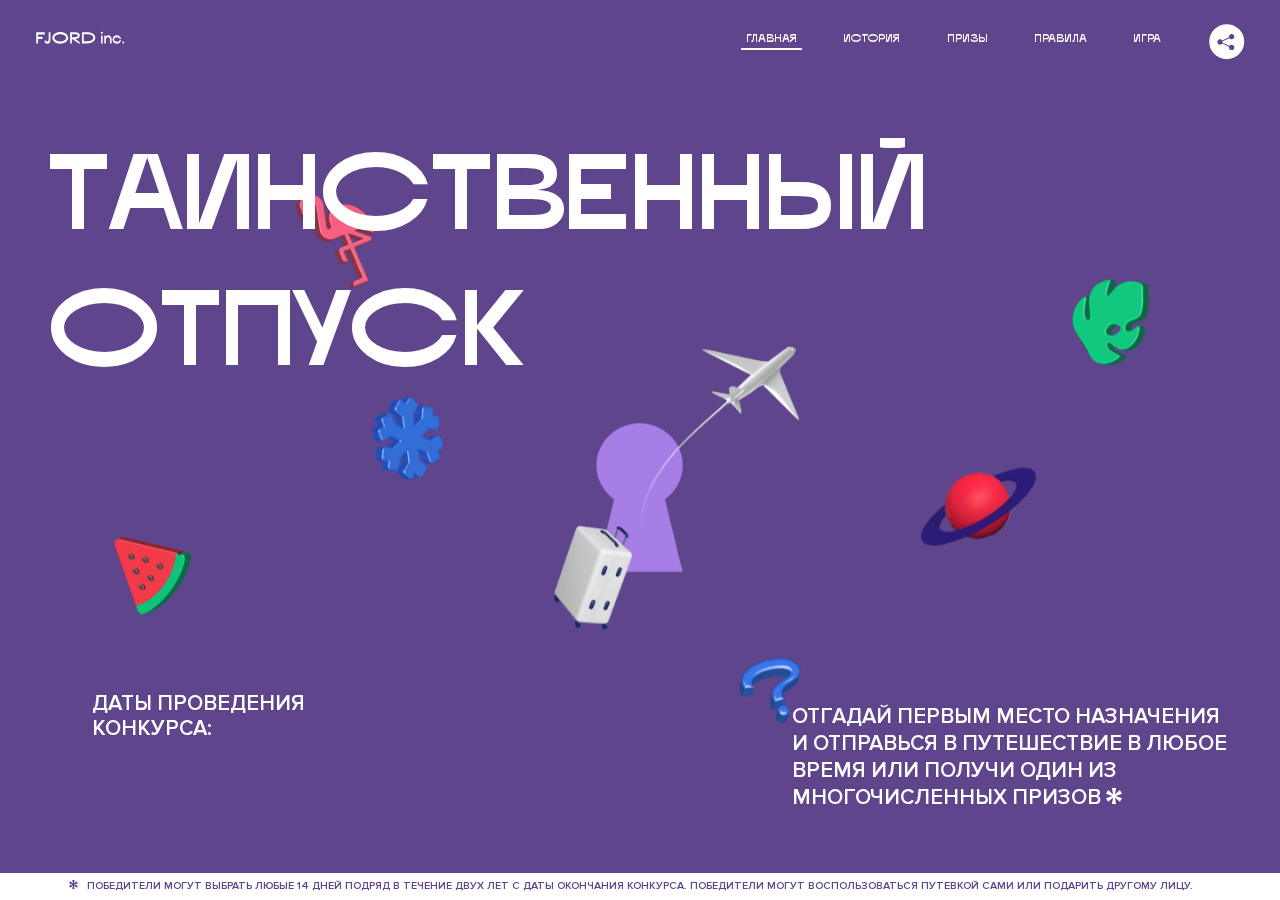
<file: 5/index.html>
<!DOCTYPE html>
<html lang="ru">
<head>
  <meta charset="UTF-8">
  <meta name="description" content="">
  <meta name="viewport" content="width=device-width, initial-scale=1.0">
  <meta http-equiv="X-UA-Compatible" content="ie=edge">
  <title>Mysterious Vacation</title>
  <link rel="stylesheet" href="css/style.min.css">
<link href="css/style.min.css" rel="stylesheet">  <base href="https://htmlacademy-animation.github.io/8212-magic-vacation-1/5/">
</head>
<body>

  <header class="page-header js-header">
    <div class="page-header__wrapper">
      <a href="#" class="page-header__logo" aria-label="Перейти на страницу FJORD.Inc">
        <svg width="100" height="15" viewBox="0 0 100 15" fill="none" xmlns="http://www.w3.org/2000/svg">
          <path d="M0.26 1.4V14H2.276V8.906H7.334V6.44H2.276V3.848H9.872V1.4H0.26ZM12.733 14.36C15.127 14.36 16.243 12.65 16.243 9.5V1.4H14.263V8.96C14.263 11.21 13.723 11.876 12.733 11.876C11.833 11.876 11.473 11.3 11.347 10.58L9.36702 10.94C9.63702 13.046 10.663 14.36 12.733 14.36ZM18.3918 7.7C18.3918 11.372 22.3878 14.36 27.3198 14.36C32.2518 14.36 36.2478 11.372 36.2478 7.7C36.2478 4.028 32.2518 1.04 27.3198 1.04C22.3878 1.04 18.3918 4.028 18.3918 7.7ZM20.6058 7.7C20.6058 5.378 23.6118 3.524 27.3198 3.524C30.9918 3.524 33.9798 5.378 33.9798 7.7C33.9798 10.004 30.9918 11.858 27.3198 11.858C23.6118 11.858 20.6058 10.004 20.6058 7.7ZM40.403 14V8.906H40.799L49.079 14.702V12.38L44.039 8.906H44.201C47.999 8.906 49.277 7.304 49.277 5.162C49.277 3.092 47.999 1.4 44.201 1.4H38.387V14H40.403ZM43.535 3.722C45.785 3.722 47.045 4.136 47.045 5.432C47.045 6.764 45.785 7.034 43.535 7.034H40.403V3.722H43.535ZM51.6936 1.382V14H57.8676C62.7456 14 66.7236 11.534 66.7236 7.7C66.7236 3.848 62.7456 1.382 57.8676 1.382H51.6936ZM53.7096 11.624V3.722H57.5436C61.5396 3.722 64.4916 5.018 64.4916 7.7C64.4916 10.238 61.5396 11.624 57.5436 11.624H53.7096ZM73.1832 14.018H74.9832V5H73.1832V14.018ZM72.9132 1.976C72.9132 2.57 73.3992 3.092 74.0832 3.092C74.7492 3.092 75.2352 2.57 75.2352 1.976C75.2352 1.382 74.7672 0.805999 74.0832 0.805999C73.3812 0.805999 72.9132 1.382 72.9132 1.976ZM76.7867 14H78.5687V9.104C78.7487 8.006 79.5947 6.962 81.0887 6.962C82.1147 6.962 83.2667 7.448 83.2667 9.554V14H85.0487V9.014C85.0487 6.152 83.2307 4.73 81.3587 4.73C79.9187 4.73 79.0727 5.558 78.5687 6.854V5H76.7867V14ZM90.9898 14.27C93.5098 14.27 95.3818 12.506 95.7238 10.328H94.0498C93.7258 11.3 92.6998 12.02 90.9898 12.02C88.8478 12.02 87.7678 10.922 87.7678 9.59C87.7678 8.24 88.8478 6.962 90.9898 6.962C92.7538 6.962 93.7978 7.844 94.0858 8.924H95.7418C95.4358 6.71 93.6178 4.73 90.9898 4.73C88.0918 4.73 86.1298 7.124 86.1298 9.59C86.1298 12.074 88.1278 14.27 90.9898 14.27ZM97.0693 12.938C97.0693 13.658 97.5553 14.144 98.2753 14.144C98.9953 14.144 99.4813 13.658 99.4813 12.938C99.4813 12.2 98.9953 11.714 98.2753 11.714C97.5553 11.714 97.0693 12.2 97.0693 12.938Z" fill="currentColor"></path>
        </svg>
      </a>
      <button class="page-header__toggler js-menu-toggler" type="button" aria-label="Управление мобильным меню"><span>Меню</span></button>
      <nav class="page-header__nav">
        <div class="page-header__menu js-menu" id="menu">
          <ul>
            <li>
              <a class="js-menu-link active" href="#top" data-href="top">главная</a>
            </li>
            <li>
              <a class="js-menu-link" href="#story" data-href="story">история</a>
            </li>
            <li>
              <a class="js-menu-link" href="#prizes" data-href="prizes">призы</a>
            </li>
            <li>
              <a class="js-menu-link" href="#rules" data-href="rules">правила</a>
            </li>
            <li>
              <a class="js-menu-link" href="#game" data-href="game">игра</a>
            </li>
          </ul>
        </div>
        <div class="page-header__social">
          <div class="social-block js-social-block">
            <button class="social-block__toggler" aria-label="Управлять блоком с социальными кнопками">
              <svg width="26" height="22" viewBox="0 0 27 22" fill="none" xmlns="http://www.w3.org/2000/svg">
                <path d="M19.6721 7.43664C21.6273 7.43664 23.213 5.85095 23.213 3.89566C23.213 1.94037 21.6273 0.354675 19.6721 0.354675C17.7168 0.354675 16.1311 1.94037 16.1311 3.89566C16.1311 4.19968 16.1728 4.49178 16.2458 4.77345L7.21751 8.95527C6.57519 8.05214 5.52303 7.46049 4.33078 7.46049C2.37549 7.46049 0.789795 9.04618 0.789795 11.0015C0.789795 12.9568 2.37549 14.5425 4.33078 14.5425C5.52303 14.5425 6.57668 13.9508 7.21751 13.0477L16.2458 17.2295C16.1743 17.5112 16.1311 17.8033 16.1311 18.1073C16.1311 20.0626 17.7168 21.6483 19.6721 21.6483C21.6273 21.6483 23.213 20.0626 23.213 18.1073C23.213 16.152 21.6273 14.5663 19.6721 14.5663C18.4798 14.5663 17.4262 15.158 16.7853 16.0611L7.75701 11.8793C7.82854 11.5976 7.87176 11.3055 7.87176 11.0015C7.87176 10.6974 7.83003 10.4053 7.75701 10.1237L16.7853 5.94186C17.4262 6.84499 18.4783 7.43664 19.6721 7.43664Z" fill="currentColor"></path>
              </svg>
            </button>
            <ul class="social-block__list">
              <li>
                <a class="social-block__link social-block__link--fb" href="#" aria-label="Мы на Facebook">
                  <svg width="8" height="17" viewBox="0 0 8 17" fill="none" xmlns="http://www.w3.org/2000/svg">
                    <path d="M4.24646 16.9899H1.09275L1.05793 8.49828H0V5.30707H1.05793V3.81124C1.05793 1.42084 2.57654 0 5.21735 0H7.41758V3.18585H5.30841C4.28262 3.18585 4.2478 3.48582 4.2478 4.24914V5.30707H7.42964L7.16716 8.49828H4.2478V16.9899H4.24646Z" fill="currentColor"></path>
                  </svg>
                </a>
              </li>
              <li>
                <a class="social-block__link social-block__link--insta" href="#" aria-label="Мы в Instagram">
                  <svg width="15" height="15" viewBox="0 0 15 15" fill="none" xmlns="http://www.w3.org/2000/svg">
                    <path d="M11.0197 0H4.19806C2.14246 0 0.471191 1.66993 0.471191 3.72285V10.5499C0.471191 12.6082 2.14112 14.2727 4.19806 14.2727H11.0197C13.0753 14.2727 14.7466 12.6082 14.7466 10.5499V3.72285C14.7466 1.67127 13.0753 0 11.0197 0ZM11.0197 12.4849H4.19806C3.13076 12.4849 2.26432 11.6158 2.26432 10.5512V3.72419C2.26432 2.65956 3.13076 1.79715 4.19806 1.79715H11.0197C12.087 1.79715 12.9535 2.6609 12.9535 3.72419V10.5512C12.9535 11.6145 12.087 12.4849 11.0197 12.4849Z" fill="currentColor"></path>
                    <path d="M7.60887 3.11084C5.38989 3.11084 3.58203 4.9187 3.58203 7.14036C3.58203 9.35532 5.38989 11.1645 7.60887 11.1645C9.83053 11.1645 11.6357 9.35666 11.6357 7.14036C11.6357 4.9187 9.83053 3.11084 7.60887 3.11084ZM7.60887 9.36871C6.37551 9.36871 5.37784 8.37372 5.37784 7.14036C5.37784 5.90699 6.37551 4.90665 7.60887 4.90665C8.83822 4.90665 9.84259 5.90833 9.84259 7.14036C9.84392 8.37238 8.83822 9.36871 7.60887 9.36871Z" fill="currentColor"></path>
                    <path d="M11.3573 2.35962C10.8256 2.35962 10.3931 2.79752 10.3931 3.32381C10.3931 3.85546 10.8256 4.29336 11.3573 4.29336C11.8862 4.29336 12.3215 3.85546 12.3215 3.32381C12.3215 2.79752 11.8862 2.35962 11.3573 2.35962Z" fill="currentColor"></path>
                  </svg>
                </a>
              </li>
              <li>
                <a class="social-block__link social-block__link--vk" href="#" aria-label="Мы ВКонтакте">
                  <svg width="17" height="10" viewBox="0 0 17 10" fill="none" xmlns="http://www.w3.org/2000/svg">
                    <path d="M14.1234 4.9002C14.1234 4.9002 16.3623 1.72708 16.5866 0.680242C16.6595 0.312285 16.4947 0.103188 16.1069 0.103188C16.1069 0.103188 14.8193 0.103188 14.168 0.103188C13.7235 0.103188 13.5587 0.293278 13.4235 0.579768C13.4235 0.579768 12.3724 2.82553 11.0969 4.24712C10.6861 4.70333 10.4781 4.84318 10.2511 4.84318C10.0646 4.84318 9.98625 4.6911 9.98625 4.27834V0.649016C9.98625 0.147997 9.92545 0.00135496 9.5066 0.00135496H6.39628C6.15578 0.00135496 6.0085 0.134417 6.0085 0.324506C6.0085 0.801084 6.73406 0.908351 6.73406 2.20231V4.87305C6.73406 5.40529 6.70569 5.61575 6.45303 5.61575C5.78016 5.61575 4.19528 3.30618 3.30623 0.678887C3.12923 0.145282 2.93737 0 2.43475 0H0.486409C0.205373 0 0 0.190085 0 0.476576C0 0.991172 0.60666 3.40801 2.99277 6.64358C4.59927 8.8201 6.70569 10 8.60269 10C9.76196 10 10.0416 9.80312 10.0416 9.31432V7.63883C10.0416 7.22607 10.2065 7.04956 10.4429 7.04956C10.7078 7.04956 11.1847 7.13238 12.2805 8.22268C13.5843 9.47862 13.6762 10 14.3896 10H16.5676C16.7919 10 17 9.89273 17 9.52342C17 9.02919 16.3623 8.15343 15.384 7.10659C14.9801 6.56755 14.3302 5.98914 14.1248 5.72301C13.8275 5.40801 13.9154 5.23014 14.1234 4.9002Z" fill="currentColor"></path>
                  </svg>
                </a>
              </li>
            </ul>
          </div>
        </div>
      </nav>
    </div>
  </header>

  <main class="page-content">

    <section class="animation-screen"></section>

    <section class="screen screen--hidden screen--intro js-scrollspy" id="top">
      <div class="screen__wrapper">
        <div class="intro">
          <h1 class="intro__title">Таинственный отпуск</h1>
          <div class="intro__content">
            <div class="intro__info">
              <p class="intro__label">Даты проведения конкурса:</p>
              <p class="intro__date">01&nbsp;—&nbsp;31.05&nbsp;/&nbsp;2020</p>
            </div>
            <div class="intro__message">
              <p>
                Отгадай первым место назначения и&nbsp;отправься в&nbsp;путешествие в&nbsp;любое время или получи один из многочисленных призов
                <svg width="16" height="16" viewBox="0 0 10 10" fill="none" xmlns="http://www.w3.org/2000/svg">
                  <path d="M0 6.35337L3.90271 4.99012L0 3.64663L1.34615 1.32374L4.44287 4.01073L3.67364 0H6.34615L5.57692 4.01073L8.65385 1.32374L10 3.64663L6.13405 4.99012L10 6.35337L8.65385 8.65651L5.57692 5.98927L6.34615 10H3.67364L4.44287 5.96952L1.34615 8.65651L0 6.35337Z" fill="currentColor"></path>
                </svg>
              </p>
            </div>
          </div>
        </div>
      </div>
      <div class="screen__footer js-footer">
        <button class="screen__footer-enlarge js-footer-toggler" type="button" aria-label="Показать сообщение">
          <svg width="10" height="10" viewBox="0 0 10 10" fill="none" xmlns="http://www.w3.org/2000/svg">
            <path d="M0 6.35337L3.90271 4.99012L0 3.64663L1.34615 1.32374L4.44287 4.01073L3.67364 0H6.34615L5.57692 4.01073L8.65385 1.32374L10 3.64663L6.13405 4.99012L10 6.35337L8.65385 8.65651L5.57692 5.98927L6.34615 10H3.67364L4.44287 5.96952L1.34615 8.65651L0 6.35337Z" fill="currentColor"></path>
          </svg>
        </button>
        <button class="screen__footer-collapse js-footer-toggler" type="button" aria-label="Скрыть сообщение">
          <svg width="13" height="13" viewBox="0 0 13 13" fill="none" xmlns="http://www.w3.org/2000/svg">
            <line x1="12.3536" y1="0.353553" x2="0.738349" y2="11.9688" stroke="currentColor"></line>
            <line x1="0.738319" y1="0.539925" x2="12.3535" y2="12.1551" stroke="currentColor"></line>
          </svg>
        </button>
        <div class="screen__footer-wrapper">
          <div class="screen__footer-announce">
            <p class="screen__footer-label">Даты проведения конкурса:</p>
            <p class="screen__footer-date">01 — 31.05 / 2020</p>
          </div>
          <div class="screen__footer-note">
            <p>
              <svg width="10" height="10" viewBox="0 0 10 10" fill="none" xmlns="http://www.w3.org/2000/svg">
                <path d="M0 6.35337L3.90271 4.99012L0 3.64663L1.34615 1.32374L4.44287 4.01073L3.67364 0H6.34615L5.57692 4.01073L8.65385 1.32374L10 3.64663L6.13405 4.99012L10 6.35337L8.65385 8.65651L5.57692 5.98927L6.34615 10H3.67364L4.44287 5.96952L1.34615 8.65651L0 6.35337Z" fill="currentColor"></path>
              </svg>
              <span>Победители могут выбрать любые 14 дней подряд в&nbsp;течение двух лет с&nbsp;даты окончания конкурса. Победители могут воспользоваться путевкой сами или подарить другому лицу.</span>
            </p>
          </div>
        </div>
      </div>
    </section>

    <section class="screen screen--hidden screen--story js-scrollspy" id="story">

      <div class="slider swiper-container js-slider">

        <div class="swiper-wrapper">

          <div class="slider__item swiper-slide">
            <h2 class="slider__item-title">История</h2>
            <p class="slider__item-text">Джеймс Таргет был основателем компании &laquo;Fjord Inc.&raquo;. С&nbsp;1965 года &laquo;Fjord Inc.&raquo; прославилась надёжными и&nbsp;удобными чемоданами и&nbsp;аксессуарами для туристов.</p>
          </div>

          <div class="slider__item swiper-slide">
            <p class="slider__item-text">Когда Джеймсу было 7&nbsp;лет, в&nbsp;их&nbsp;доме гостил дядюшка и&nbsp;развлекал детей рассказами о&nbsp;своей поездке в&nbsp;место, показавшееся малышу Таргету невероятным. Тогда Джеймс решил, что однажды посетит его, но&nbsp;не&nbsp;будет рассказывать о&nbsp;мечте, пока не&nbsp;осуществит.</p>
          </div>

          <div class="slider__item swiper-slide">
            <p class="slider__item-text">Джеймс Таргет стал увлеченным путешественником. Он&nbsp;посетил 5&nbsp;континентов, 126&nbsp;стран.</p>
          </div>

          <div class="slider__item swiper-slide">
            <p class="slider__item-text">Он&nbsp;сплавлялся по&nbsp;Амазонке и&nbsp;погружался в&nbsp;пещеры Франции, медитировал в&nbsp;горах Тибета и&nbsp;пожимал руку вождя племени Акугауа.</p>
          </div>

          <div class="slider__item swiper-slide">
            <p class="slider__item-text">Из&nbsp;своих поездок Джеймс Таргет привозил идеи, как сделать свои чемоданы &laquo;Fjord Inc.&raquo; удобными и&nbsp;приспособленными к&nbsp;разным дорожным условиям.</p>
          </div>

          <div class="slider__item swiper-slide">
            <p class="slider__item-text">Всё это время Джеймс не&nbsp;оставлял идею поездки своей мечты. Однако, как только он&nbsp;брался за&nbsp;планирование, возникали препятствия, не&nbsp;позволяющие отправиться туда.</p>
          </div>

          <div class="slider__item swiper-slide">
            <p class="slider__item-text">В&nbsp;возрасте 67&nbsp;лет Джеймс Таргет попал под лавину и&nbsp;погиб. В&nbsp;своём завещании он&nbsp;поручил отправить в&nbsp;заветное путешествие трёх смельчаков, единых с&nbsp;ним духом.</p>
          </div>

          <div class="slider__item swiper-slide">
            <p class="slider__item-text">Тех, кто сможет узнать таинственное место, задавая вопросы специально обученному ИИ&nbsp;&laquo;Соне&raquo;, ждет фантастическое путешествие.</p>
          </div>
        </div>
        <div class="slider__controls">
          <button class="slider__control slider__control--prev js-control-prev" type="button" aria-label="Показать предыдущую историю">
            <svg width="12" height="22" viewBox="0 0 12 22" fill="none" xmlns="http://www.w3.org/2000/svg">
              <path d="M11 1L1 11L11 21" stroke="currentColor" stroke-width="2" stroke-linejoin="round"></path>
            </svg>
          </button>
          <button class="slider__control slider__control--next js-control-next" type="button" aria-label="Показать следующую историю">
            <svg width="12" height="22" viewBox="0 0 12 22" fill="none" xmlns="http://www.w3.org/2000/svg">
              <path d="M1 1L11 11L1 21" stroke="currentColor" stroke-width="2" stroke-linejoin="round"></path>
            </svg>
          </button>
        </div>
        <div class="slider__pagination swiper-pagination"></div>
      </div>
    </section>

    <section class="screen screen--hidden screen--prizes js-scrollspy" id="prizes">
      <div class="screen__wrapper">
        <div class="prizes">
          <h2 class="prizes__title">ПРизы</h2>
          <div class="prizes__lead">
            <p>Найди ответ и&nbsp;получи один из&nbsp;призов:</p>
          </div>
          <ul class="prizes__list">
            <li class="prizes__item prizes__item--journeys">
              <div class="prizes__icon">
                <picture>
                  <source srcset="img/prize1-mob.svg" media="(orientation: portrait)">
                  <img src="img/prize1.svg" alt="">
                </picture>
              </div>
              <p class="prizes__desc">
                <b>3</b>
                <span>загадочных путешествия</span>
              </p>
            </li>
            <li class="prizes__item prizes__item--cases">
              <div class="prizes__icon">
                <picture>
                  <source srcset="img/prize2-mob.svg" media="(orientation: portrait)">
                  <img src="img/prize2.svg" alt="">
                </picture>
              </div>
              <p class="prizes__desc">
                <b>7</b>
                <span>надежных чемоданов</span>
              </p>
            </li>
            <li class="prizes__item prizes__item--codes">
              <div class="prizes__icon">
                <picture>
                  <source srcset="img/prize3-mob.svg" media="(orientation: portrait)">
                  <img src="img/prize3.svg" alt="">
                </picture>
              </div>
              <p class="prizes__desc">
                <b>900</b>
                <span>
                  промокодов на&nbsp;скидку 15%
                  <svg width="10" height="10" viewBox="0 0 10 10" fill="none" xmlns="http://www.w3.org/2000/svg">
                    <path d="M0 6.35337L3.90271 4.99012L0 3.64663L1.34615 1.32374L4.44287 4.01073L3.67364 0H6.34615L5.57692 4.01073L8.65385 1.32374L10 3.64663L6.13405 4.99012L10 6.35337L8.65385 8.65651L5.57692 5.98927L6.34615 10H3.67364L4.44287 5.96952L1.34615 8.65651L0 6.35337Z" fill="currentColor"></path>
                  </svg>
                </span>
              </p>
            </li>
          </ul>
        </div>
      </div>
      <div class="screen__footer js-footer">
        <button class="screen__footer-enlarge js-footer-toggler" type="button" aria-label="Показать сообщение">
          <svg width="10" height="10" viewBox="0 0 10 10" fill="none" xmlns="http://www.w3.org/2000/svg">
            <path d="M0 6.35337L3.90271 4.99012L0 3.64663L1.34615 1.32374L4.44287 4.01073L3.67364 0H6.34615L5.57692 4.01073L8.65385 1.32374L10 3.64663L6.13405 4.99012L10 6.35337L8.65385 8.65651L5.57692 5.98927L6.34615 10H3.67364L4.44287 5.96952L1.34615 8.65651L0 6.35337Z" fill="currentColor"></path>
          </svg>
        </button>
        <button class="screen__footer-collapse js-footer-toggler" type="button" aria-label="Скрыть сообщение">
          <svg width="13" height="13" viewBox="0 0 13 13" fill="none" xmlns="http://www.w3.org/2000/svg">
            <line x1="12.3536" y1="0.353553" x2="0.738349" y2="11.9688" stroke="currentColor"></line>
            <line x1="0.738319" y1="0.539925" x2="12.3535" y2="12.1551" stroke="currentColor"></line>
          </svg>
        </button>
        <div class="screen__footer-wrapper">
          <div class="screen__footer-announce">
            <p class="screen__footer-label">Даты проведения конкурса:</p>
            <p class="screen__footer-date">01 — 31.05 / 2020</p>
          </div>
          <div class="screen__footer-note">
            <p>
              <svg width="10" height="10" viewBox="0 0 10 10" fill="none" xmlns="http://www.w3.org/2000/svg">
                <path d="M0 6.35337L3.90271 4.99012L0 3.64663L1.34615 1.32374L4.44287 4.01073L3.67364 0H6.34615L5.57692 4.01073L8.65385 1.32374L10 3.64663L6.13405 4.99012L10 6.35337L8.65385 8.65651L5.57692 5.98927L6.34615 10H3.67364L4.44287 5.96952L1.34615 8.65651L0 6.35337Z" fill="currentColor"></path>
              </svg>
              <span>Скидка&nbsp;15% на&nbsp;единоразовое приобретение путёвки с&nbsp;1&nbsp;июня 2020 по&nbsp;31&nbsp;мая 2022&nbsp;года. Суммируется с&nbsp;другими акциями</span>
            </p>
          </div>
        </div>
      </div>
    </section>

    <section class="screen screen--hidden screen--rules js-scrollspy" id="rules">
      <div class="screen__wrapper">
        <div class="rules">
          <h2 class="rules__title">Правила</h2>
          <div class="rules__lead">
            <p>Для того чтобы получить наследство Джеймса Таргета, тебе нужно выведать у&nbsp;&laquo;Сони&raquo;, куда предстоит отправиться тебе в&nbsp;случае победы</p>
          </div>
          <ol class="rules__list">
            <li class="rules__item">
              <p>Тебе отводится <br>5&nbsp;минут</p>
            </li>
            <li class="rules__item">
              <p>Задавай любые вопросы в&nbsp;текстовом поле</p>
            </li>
            <li class="rules__item">
              <p>Нажимай кнопку &laquo;Узнать&raquo;, чтобы получить ответ</p>
            </li>
            <li class="rules__item">
              <p>&laquo;Соня&raquo; может отвечать только&nbsp;Да или Нет</p>
            </li>
          </ol>
          <a href="#game" class="rules__link btn">Погнали!</a>
        </div>
      </div>
      <div class="screen__disclaimer">
        <div class="disclaimer">
          <ul>
            <li>
              <a href="#">Правовая информация</a>
            </li>
            <li>
              <a href="#">Подробные правила</a>
            </li>
          </ul>
        </div>
      </div>
    </section>

    <section class="screen screen--hidden screen--game js-scrollspy" id="game">
      <div class="screen__wrapper">
        <div class="game">
          <div class="game__header">
            <h2 class="game__title">Игра</h2>
            <div class="game__counter">
              <span>05</span>:<span>00</span>
            </div>
          </div>
          <div class="game__body">
            <div class="chat">
              <div class="chat__body js-chat">
                <ul class="chat__list" id="messages"></ul>
              </div>
              <div class="chat__footer">
                <form action="#" method="post" class="form" id="message-form">
                  <label for="message-field" class="visually-hidden">Поле для ввода вопроса</label>
                  <div class="form__field-wrapper">
                    <input type="text" class="form__field" id="message-field">
                  </div>
                  <button class="form__button btn">
                    Узнать
                    <svg width="18" height="19" viewBox="0 0 18 19" fill="none" xmlns="http://www.w3.org/2000/svg">
                      <path stroke="currentColor" stroke-width="2" d="M9 19V1"></path>
                      <path d="M1 9l8-8 8 8" stroke="currentColor" stroke-width="2" stroke-linejoin="round"></path>
                    </svg>
                  </button>
                </form>
              </div>
            </div>
          </div>
          <!-- временные кнопки для показа результата -->
          <div class="game__buttons">
            <button class="game__button btn js-show-result" type="button" data-target="result">Положительный результат</button>
            <button class="game__button btn js-show-result" type="button" data-target="result2">Положительный результат - 2</button>
            <button class="game__button btn js-show-result" type="button" data-target="result3">Отрицательный результат</button>
          </div>
        </div>
      </div>
    </section>

    <section class="screen screen--hidden screen--result" id="result">
      <div class="screen__wrapper">
        <div class="result result--trip">
          <div class="result__image">
            <picture>
              <source srcset="img/result1-mob.png 1x, img/result1-mob@2x.png 2x" media="(max-width: 768px) and (orientation: portrait)">
              <img src="img/result1.png" srcset="img/result1@2x.png 2x" alt="">
            </picture>
          </div>
          <h2 class="result__title">
            <span class="visually-hidden">ПОбеда!</span>
            <svg xmlns="http://www.w3.org/2000/svg" viewBox="0 0 568.85 109.24">
              <path d="M16,24.44V92H2.6V8H75V92H61.52V24.44H16Z" transform="translate(-2.1 -1.5)" fill="none" stroke="currentColor"></path>
              <path d="M148.76,5.6c32.88,0,59.52,19.92,59.52,44.4s-26.64,44.4-59.52,44.4S89.24,74.48,89.24,50,115.88,5.6,148.76,5.6Zm0,72.12c24.48,0,44.4-12.36,44.4-27.72s-19.92-27.84-44.4-27.84C124,22.16,104,34.52,104,50S124,77.72,148.76,77.72Z" transform="translate(-2.1 -1.5)" fill="none" stroke="currentColor"></path>
              <path d="M287.36,8V24.44H236v14.4h25.32c25.44,0,34,11.16,34,26.52,0,15.6-8.52,26.64-34,26.64H222.56V8h64.8ZM256.88,76.52c15.12,0,23.52-2,23.52-11.52S272,54.44,256.88,54.44H236V76.52h20.88Z" transform="translate(-2.1 -1.5)" fill="none" stroke="currentColor"></path>
              <path d="M371.47,8V24.44H320.84V41.6h33.6V58h-33.6V75.56h50.64V92H307.4V8h64.08Z" transform="translate(-2.1 -1.5)" fill="none" stroke="currentColor"></path>
              <path d="M382.39,110.24V75.56h7.44c4.56-4.68,7.8-18.36,8.76-56L399,8h48.6V75.56h10v34.68H442.87V92H397v18.24H382.39Zm51.72-34.68V24.44H411.55v3.12c-0.48,22.44-3.24,37.68-7.2,48h29.76Z" transform="translate(-2.1 -1.5)" fill="none" stroke="currentColor"></path>
              <path d="M463.75,92l28-84h27.12l28.08,84H533.47l-7.8-23.52h-37.8L480.07,92H463.75Zm56.64-40L507,11.84,493.51,52h26.88Z" transform="translate(-2.1 -1.5)" fill="none" stroke="currentColor"></path>
              <path d="M554.12,70.4L555.55,2H569l1.44,68.4H554.12Zm8.28,6.36c4.8,0,8,3.24,8,8.16a8,8,0,1,1-16.08,0C554.35,80,557.59,76.76,562.39,76.76Z" transform="translate(-2.1 -1.5)" fill="none" stroke="currentColor"></path>
            </svg>
          </h2>
          <div class="result__text">
            <p>ты&nbsp;отправляешься в&nbsp;Арктику!</p>
          </div>
          <div class="result__form">
            <form action="#" method="post" class="form form--result">
              <label for="email-field" class="form__label">зарегистрируй результат</label>
              <div class="form__field-wrapper">
                <input type="email" class="form__field" id="email-field" placeholder="e-mail для регистации результата и получения приза" required="">
              </div>
              <button class="form__button btn">
                отправить
                <svg width="18" height="19" viewBox="0 0 18 19" fill="none" xmlns="http://www.w3.org/2000/svg">
                  <path stroke="currentColor" stroke-width="2" d="M9 19V1"></path>
                  <path d="M1 9l8-8 8 8" stroke="currentColor" stroke-width="2" stroke-linejoin="round"></path>
                </svg>
              </button>
            </form>
          </div>
        </div>
      </div>
    </section>

    <section class="screen screen--hidden screen--result" id="result2">
      <div class="screen__wrapper">
        <div class="result result--prize">
          <div class="result__image">
            <img class="result__image-leaf-blue-1" src="img/module-2/win-suitcase/leaf-blue-1.png" alt="">
            <img class="result__image-leaf-blue-2" src="img/module-2/win-suitcase/leaf-blue-2.png" alt="">
            <img class="result__image-leaf-green" src="img/module-2/win-suitcase/leaf-green.png" alt="">
            <img class="result__image-suitcase" src="img/module-2/win-suitcase/suitcase.png" alt="">
            <img class="result__image-flamingo" src="img/module-2/win-suitcase/flamingo.png" alt="">
          </div>
          <h2 class="result__title">
            <span class="visually-hidden">ПОбеда!</span>
            <svg xmlns="http://www.w3.org/2000/svg" viewBox="0 0 568.85 109.24">
              <path d="M16,24.44V92H2.6V8H75V92H61.52V24.44H16Z" transform="translate(-2.1 -1.5)" fill="none" stroke="currentColor"></path>
              <path d="M148.76,5.6c32.88,0,59.52,19.92,59.52,44.4s-26.64,44.4-59.52,44.4S89.24,74.48,89.24,50,115.88,5.6,148.76,5.6Zm0,72.12c24.48,0,44.4-12.36,44.4-27.72s-19.92-27.84-44.4-27.84C124,22.16,104,34.52,104,50S124,77.72,148.76,77.72Z" transform="translate(-2.1 -1.5)" fill="none" stroke="currentColor"></path>
              <path d="M287.36,8V24.44H236v14.4h25.32c25.44,0,34,11.16,34,26.52,0,15.6-8.52,26.64-34,26.64H222.56V8h64.8ZM256.88,76.52c15.12,0,23.52-2,23.52-11.52S272,54.44,256.88,54.44H236V76.52h20.88Z" transform="translate(-2.1 -1.5)" fill="none" stroke="currentColor"></path>
              <path d="M371.47,8V24.44H320.84V41.6h33.6V58h-33.6V75.56h50.64V92H307.4V8h64.08Z" transform="translate(-2.1 -1.5)" fill="none" stroke="currentColor"></path>
              <path d="M382.39,110.24V75.56h7.44c4.56-4.68,7.8-18.36,8.76-56L399,8h48.6V75.56h10v34.68H442.87V92H397v18.24H382.39Zm51.72-34.68V24.44H411.55v3.12c-0.48,22.44-3.24,37.68-7.2,48h29.76Z" transform="translate(-2.1 -1.5)" fill="none" stroke="currentColor"></path>
              <path d="M463.75,92l28-84h27.12l28.08,84H533.47l-7.8-23.52h-37.8L480.07,92H463.75Zm56.64-40L507,11.84,493.51,52h26.88Z" transform="translate(-2.1 -1.5)" fill="none" stroke="currentColor"></path>
              <path d="M554.12,70.4L555.55,2H569l1.44,68.4H554.12Zm8.28,6.36c4.8,0,8,3.24,8,8.16a8,8,0,1,1-16.08,0C554.35,80,557.59,76.76,562.39,76.76Z" transform="translate(-2.1 -1.5)" fill="none" stroke="currentColor"></path>
            </svg>
          </h2>
          <div class="result__text">
            <p>чемодан &laquo;Fjord&nbsp;Inc.&raquo;&nbsp;твой</p>
          </div>
          <div class="result__form">
            <form action="#" method="post" class="form form--result">
              <label for="email-field2" class="form__label">зарегистрируй результат</label>
              <div class="form__field-wrapper">
                <input type="email" class="form__field" id="email-field2" placeholder="e-mail для регистации результата и получения приза" required="">
              </div>
              <button class="form__button btn">
                отправить
                <svg width="18" height="19" viewBox="0 0 18 19" fill="none" xmlns="http://www.w3.org/2000/svg">
                  <path stroke="currentColor" stroke-width="2" d="M9 19V1"></path>
                  <path d="M1 9l8-8 8 8" stroke="currentColor" stroke-width="2" stroke-linejoin="round"></path>
                </svg>
              </button>
            </form>
          </div>
        </div>
      </div>
    </section>

    <section class="screen screen--hidden screen--result" id="result3">
      <div class="screen__wrapper">
        <div class="result result--negative">
          <div class="result__image">
            <picture>
              <source srcset="img/result3-mob.png 1x, img/result3-mob@2x.png 2x" media="(max-width: 768px) and (orientation: portrait)">
              <img src="img/result3.png" srcset="img/result3@2x.png 2x" alt="">
            </picture>
          </div>
          <h2 class="result__title">
            <span class="visually-hidden">Не угадал!</span>
            <svg xmlns="http://www.w3.org/2000/svg" viewBox="0 0 660.77 109.24">
              <path d="M2.66,92V8H16.1V42.2H53.3V8H66.74V92H53.3V58.64H16.1V92H2.66Z" transform="translate(-2.16 -1.5)" fill="none" stroke="currentColor"></path>
              <path d="M147.62,8V24.44H97V41.6h33.6V58H97V75.56h50.64V92H83.54V8h64.08Z" transform="translate(-2.16 -1.5)" fill="none" stroke="currentColor"></path>
              <path d="M199.22,8l20.52,42.36L235.34,8h16.44l-31,84H204.38l9.48-25.92L185.78,8h13.44Z" transform="translate(-2.16 -1.5)" fill="none" stroke="currentColor"></path>
              <path d="M273.74,24.44V92H260.3V8h50.16V24.44H273.74Z" transform="translate(-2.16 -1.5)" fill="none" stroke="currentColor"></path>
              <path d="M307.1,92l28-84h27.12l28.08,84H376.82L369,68.48h-37.8L323.42,92H307.1Zm56.64-40L350.3,11.84,336.86,52h26.88Z" transform="translate(-2.16 -1.5)" fill="none" stroke="currentColor"></path>
              <path d="M396.38,110.24V75.56h7.44c4.56-4.68,7.8-18.36,8.76-56L412.94,8h48.6V75.56h10v34.68H456.86V92H411v18.24H396.38ZM448.1,75.56V24.44H425.54v3.12c-0.48,22.44-3.24,37.68-7.2,48H448.1Z" transform="translate(-2.16 -1.5)" fill="none" stroke="currentColor"></path>
              <path d="M477.74,92l28-84h27.12L560.9,92H547.46l-7.8-23.52h-37.8L494.06,92H477.74Zm56.64-40-13.44-40.2L507.5,52h26.88Z" transform="translate(-2.16 -1.5)" fill="none" stroke="currentColor"></path>
              <path d="M568.7,76.88a13.77,13.77,0,0,0,5,1c6.6,0,10.44-6.24,12-58.32L586.22,8h46.2V92H619V24.44H598.82l-0.12,3.12C597.14,81,589,94.4,573.74,94.4a28.55,28.55,0,0,1-6.72-.84Z" transform="translate(-2.16 -1.5)" fill="none" stroke="currentColor"></path>
              <path d="M646.1,70.4L647.54,2H661l1.44,68.4H646.1Zm8.28,6.36c4.8,0,8,3.24,8,8.16a8,8,0,0,1-16.08,0C646.34,80,649.58,76.76,654.38,76.76Z" transform="translate(-2.16 -1.5)" fill="none" stroke="currentColor"></path>
            </svg>
          </h2>
          <button class="result__button js-play" type="button">
            не сдавайся!
            <span>
              <svg width="27" height="22" viewBox="0 0 27 22" fill="none" xmlns="http://www.w3.org/2000/svg">
                <path d="M10.6899 1.47998C5.42992 1.47998 1.16992 5.73998 1.16992 11C1.16992 16.26 5.42992 20.52 10.6899 20.52C15.9499 20.52 20.2099 16.26 20.2099 11V7.13998" stroke="currentColor" stroke-width="2" stroke-miterlimit="10"></path>
                <path d="M15.1099 12.5099L20.1499 7.13989L25.3099 12.6299" stroke="currentColor" stroke-width="2" stroke-miterlimit="10" stroke-linejoin="round"></path>
              </svg>
            </span>
          </button>
        </div>
      </div>
    </section>

    <div class="page-overlay"></div>

  </main>

<script src="js/script.js"></script></body>
</html>
</file>
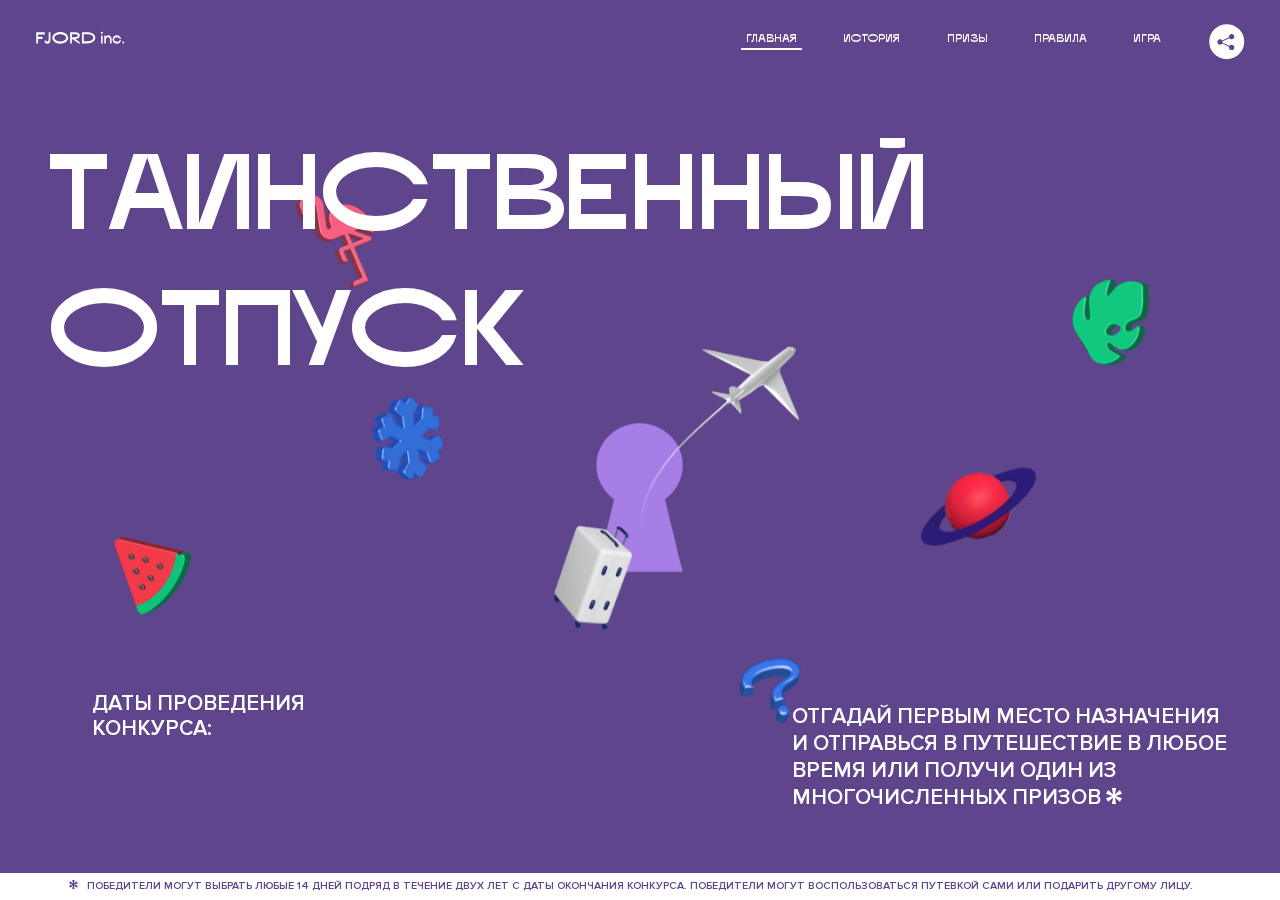
<file: 6/index.html>
<!DOCTYPE html>
<html lang="ru">
<head>
  <meta charset="UTF-8">
  <meta name="description" content="">
  <meta name="viewport" content="width=device-width, initial-scale=1.0">
  <meta http-equiv="X-UA-Compatible" content="ie=edge">
  <title>Mysterious Vacation</title>
  <link rel="stylesheet" href="css/style.min.css">
<link href="css/style.min.css" rel="stylesheet">  <base href="https://htmlacademy-animation.github.io/8212-magic-vacation-1/6/">
</head>
<body>

  <header class="page-header js-header">
    <div class="page-header__wrapper">
      <a href="#" class="page-header__logo" aria-label="Перейти на страницу FJORD.Inc">
        <svg width="100" height="15" viewBox="0 0 100 15" fill="none" xmlns="http://www.w3.org/2000/svg">
          <path d="M0.26 1.4V14H2.276V8.906H7.334V6.44H2.276V3.848H9.872V1.4H0.26ZM12.733 14.36C15.127 14.36 16.243 12.65 16.243 9.5V1.4H14.263V8.96C14.263 11.21 13.723 11.876 12.733 11.876C11.833 11.876 11.473 11.3 11.347 10.58L9.36702 10.94C9.63702 13.046 10.663 14.36 12.733 14.36ZM18.3918 7.7C18.3918 11.372 22.3878 14.36 27.3198 14.36C32.2518 14.36 36.2478 11.372 36.2478 7.7C36.2478 4.028 32.2518 1.04 27.3198 1.04C22.3878 1.04 18.3918 4.028 18.3918 7.7ZM20.6058 7.7C20.6058 5.378 23.6118 3.524 27.3198 3.524C30.9918 3.524 33.9798 5.378 33.9798 7.7C33.9798 10.004 30.9918 11.858 27.3198 11.858C23.6118 11.858 20.6058 10.004 20.6058 7.7ZM40.403 14V8.906H40.799L49.079 14.702V12.38L44.039 8.906H44.201C47.999 8.906 49.277 7.304 49.277 5.162C49.277 3.092 47.999 1.4 44.201 1.4H38.387V14H40.403ZM43.535 3.722C45.785 3.722 47.045 4.136 47.045 5.432C47.045 6.764 45.785 7.034 43.535 7.034H40.403V3.722H43.535ZM51.6936 1.382V14H57.8676C62.7456 14 66.7236 11.534 66.7236 7.7C66.7236 3.848 62.7456 1.382 57.8676 1.382H51.6936ZM53.7096 11.624V3.722H57.5436C61.5396 3.722 64.4916 5.018 64.4916 7.7C64.4916 10.238 61.5396 11.624 57.5436 11.624H53.7096ZM73.1832 14.018H74.9832V5H73.1832V14.018ZM72.9132 1.976C72.9132 2.57 73.3992 3.092 74.0832 3.092C74.7492 3.092 75.2352 2.57 75.2352 1.976C75.2352 1.382 74.7672 0.805999 74.0832 0.805999C73.3812 0.805999 72.9132 1.382 72.9132 1.976ZM76.7867 14H78.5687V9.104C78.7487 8.006 79.5947 6.962 81.0887 6.962C82.1147 6.962 83.2667 7.448 83.2667 9.554V14H85.0487V9.014C85.0487 6.152 83.2307 4.73 81.3587 4.73C79.9187 4.73 79.0727 5.558 78.5687 6.854V5H76.7867V14ZM90.9898 14.27C93.5098 14.27 95.3818 12.506 95.7238 10.328H94.0498C93.7258 11.3 92.6998 12.02 90.9898 12.02C88.8478 12.02 87.7678 10.922 87.7678 9.59C87.7678 8.24 88.8478 6.962 90.9898 6.962C92.7538 6.962 93.7978 7.844 94.0858 8.924H95.7418C95.4358 6.71 93.6178 4.73 90.9898 4.73C88.0918 4.73 86.1298 7.124 86.1298 9.59C86.1298 12.074 88.1278 14.27 90.9898 14.27ZM97.0693 12.938C97.0693 13.658 97.5553 14.144 98.2753 14.144C98.9953 14.144 99.4813 13.658 99.4813 12.938C99.4813 12.2 98.9953 11.714 98.2753 11.714C97.5553 11.714 97.0693 12.2 97.0693 12.938Z" fill="currentColor"></path>
        </svg>
      </a>
      <button class="page-header__toggler js-menu-toggler" type="button" aria-label="Управление мобильным меню"><span>Меню</span></button>
      <nav class="page-header__nav">
        <div class="page-header__menu js-menu" id="menu">
          <ul>
            <li>
              <a class="js-menu-link active" href="#top" data-href="top">главная</a>
            </li>
            <li>
              <a class="js-menu-link" href="#story" data-href="story">история</a>
            </li>
            <li>
              <a class="js-menu-link" href="#prizes" data-href="prizes">призы</a>
            </li>
            <li>
              <a class="js-menu-link" href="#rules" data-href="rules">правила</a>
            </li>
            <li>
              <a class="js-menu-link" href="#game" data-href="game">игра</a>
            </li>
          </ul>
        </div>
        <div class="page-header__social">
          <div class="social-block js-social-block">
            <button class="social-block__toggler" aria-label="Управлять блоком с социальными кнопками">
              <svg width="26" height="22" viewBox="0 0 27 22" fill="none" xmlns="http://www.w3.org/2000/svg">
                <path d="M19.6721 7.43664C21.6273 7.43664 23.213 5.85095 23.213 3.89566C23.213 1.94037 21.6273 0.354675 19.6721 0.354675C17.7168 0.354675 16.1311 1.94037 16.1311 3.89566C16.1311 4.19968 16.1728 4.49178 16.2458 4.77345L7.21751 8.95527C6.57519 8.05214 5.52303 7.46049 4.33078 7.46049C2.37549 7.46049 0.789795 9.04618 0.789795 11.0015C0.789795 12.9568 2.37549 14.5425 4.33078 14.5425C5.52303 14.5425 6.57668 13.9508 7.21751 13.0477L16.2458 17.2295C16.1743 17.5112 16.1311 17.8033 16.1311 18.1073C16.1311 20.0626 17.7168 21.6483 19.6721 21.6483C21.6273 21.6483 23.213 20.0626 23.213 18.1073C23.213 16.152 21.6273 14.5663 19.6721 14.5663C18.4798 14.5663 17.4262 15.158 16.7853 16.0611L7.75701 11.8793C7.82854 11.5976 7.87176 11.3055 7.87176 11.0015C7.87176 10.6974 7.83003 10.4053 7.75701 10.1237L16.7853 5.94186C17.4262 6.84499 18.4783 7.43664 19.6721 7.43664Z" fill="currentColor"></path>
              </svg>
            </button>
            <ul class="social-block__list">
              <li>
                <a class="social-block__link social-block__link--fb" href="#" aria-label="Мы на Facebook">
                  <svg width="8" height="17" viewBox="0 0 8 17" fill="none" xmlns="http://www.w3.org/2000/svg">
                    <path d="M4.24646 16.9899H1.09275L1.05793 8.49828H0V5.30707H1.05793V3.81124C1.05793 1.42084 2.57654 0 5.21735 0H7.41758V3.18585H5.30841C4.28262 3.18585 4.2478 3.48582 4.2478 4.24914V5.30707H7.42964L7.16716 8.49828H4.2478V16.9899H4.24646Z" fill="currentColor"></path>
                  </svg>
                </a>
              </li>
              <li>
                <a class="social-block__link social-block__link--insta" href="#" aria-label="Мы в Instagram">
                  <svg width="15" height="15" viewBox="0 0 15 15" fill="none" xmlns="http://www.w3.org/2000/svg">
                    <path d="M11.0197 0H4.19806C2.14246 0 0.471191 1.66993 0.471191 3.72285V10.5499C0.471191 12.6082 2.14112 14.2727 4.19806 14.2727H11.0197C13.0753 14.2727 14.7466 12.6082 14.7466 10.5499V3.72285C14.7466 1.67127 13.0753 0 11.0197 0ZM11.0197 12.4849H4.19806C3.13076 12.4849 2.26432 11.6158 2.26432 10.5512V3.72419C2.26432 2.65956 3.13076 1.79715 4.19806 1.79715H11.0197C12.087 1.79715 12.9535 2.6609 12.9535 3.72419V10.5512C12.9535 11.6145 12.087 12.4849 11.0197 12.4849Z" fill="currentColor"></path>
                    <path d="M7.60887 3.11084C5.38989 3.11084 3.58203 4.9187 3.58203 7.14036C3.58203 9.35532 5.38989 11.1645 7.60887 11.1645C9.83053 11.1645 11.6357 9.35666 11.6357 7.14036C11.6357 4.9187 9.83053 3.11084 7.60887 3.11084ZM7.60887 9.36871C6.37551 9.36871 5.37784 8.37372 5.37784 7.14036C5.37784 5.90699 6.37551 4.90665 7.60887 4.90665C8.83822 4.90665 9.84259 5.90833 9.84259 7.14036C9.84392 8.37238 8.83822 9.36871 7.60887 9.36871Z" fill="currentColor"></path>
                    <path d="M11.3573 2.35962C10.8256 2.35962 10.3931 2.79752 10.3931 3.32381C10.3931 3.85546 10.8256 4.29336 11.3573 4.29336C11.8862 4.29336 12.3215 3.85546 12.3215 3.32381C12.3215 2.79752 11.8862 2.35962 11.3573 2.35962Z" fill="currentColor"></path>
                  </svg>
                </a>
              </li>
              <li>
                <a class="social-block__link social-block__link--vk" href="#" aria-label="Мы ВКонтакте">
                  <svg width="17" height="10" viewBox="0 0 17 10" fill="none" xmlns="http://www.w3.org/2000/svg">
                    <path d="M14.1234 4.9002C14.1234 4.9002 16.3623 1.72708 16.5866 0.680242C16.6595 0.312285 16.4947 0.103188 16.1069 0.103188C16.1069 0.103188 14.8193 0.103188 14.168 0.103188C13.7235 0.103188 13.5587 0.293278 13.4235 0.579768C13.4235 0.579768 12.3724 2.82553 11.0969 4.24712C10.6861 4.70333 10.4781 4.84318 10.2511 4.84318C10.0646 4.84318 9.98625 4.6911 9.98625 4.27834V0.649016C9.98625 0.147997 9.92545 0.00135496 9.5066 0.00135496H6.39628C6.15578 0.00135496 6.0085 0.134417 6.0085 0.324506C6.0085 0.801084 6.73406 0.908351 6.73406 2.20231V4.87305C6.73406 5.40529 6.70569 5.61575 6.45303 5.61575C5.78016 5.61575 4.19528 3.30618 3.30623 0.678887C3.12923 0.145282 2.93737 0 2.43475 0H0.486409C0.205373 0 0 0.190085 0 0.476576C0 0.991172 0.60666 3.40801 2.99277 6.64358C4.59927 8.8201 6.70569 10 8.60269 10C9.76196 10 10.0416 9.80312 10.0416 9.31432V7.63883C10.0416 7.22607 10.2065 7.04956 10.4429 7.04956C10.7078 7.04956 11.1847 7.13238 12.2805 8.22268C13.5843 9.47862 13.6762 10 14.3896 10H16.5676C16.7919 10 17 9.89273 17 9.52342C17 9.02919 16.3623 8.15343 15.384 7.10659C14.9801 6.56755 14.3302 5.98914 14.1248 5.72301C13.8275 5.40801 13.9154 5.23014 14.1234 4.9002Z" fill="currentColor"></path>
                  </svg>
                </a>
              </li>
            </ul>
          </div>
        </div>
      </nav>
    </div>
  </header>

  <main class="page-content">

    <section class="animation-screen"></section>

    <section class="screen screen--hidden screen--intro js-scrollspy" id="top">
      <div class="screen__wrapper">
        <div class="intro">
          <h1 class="intro__title">Таинственный отпуск</h1>
          <div class="intro__content">
            <div class="intro__info">
              <p class="intro__label">Даты проведения конкурса:</p>
              <p class="intro__date">01&nbsp;—&nbsp;31.05&nbsp;/&nbsp;2020</p>
            </div>
            <div class="intro__message">
              <p>
                Отгадай первым место назначения и&nbsp;отправься в&nbsp;путешествие в&nbsp;любое время или получи один из многочисленных призов
                <svg width="16" height="16" viewBox="0 0 10 10" fill="none" xmlns="http://www.w3.org/2000/svg">
                  <path d="M0 6.35337L3.90271 4.99012L0 3.64663L1.34615 1.32374L4.44287 4.01073L3.67364 0H6.34615L5.57692 4.01073L8.65385 1.32374L10 3.64663L6.13405 4.99012L10 6.35337L8.65385 8.65651L5.57692 5.98927L6.34615 10H3.67364L4.44287 5.96952L1.34615 8.65651L0 6.35337Z" fill="currentColor"></path>
                </svg>
              </p>
            </div>
          </div>
        </div>
      </div>
      <div class="screen__footer js-footer">
        <button class="screen__footer-enlarge js-footer-toggler" type="button" aria-label="Показать сообщение">
          <svg width="10" height="10" viewBox="0 0 10 10" fill="none" xmlns="http://www.w3.org/2000/svg">
            <path d="M0 6.35337L3.90271 4.99012L0 3.64663L1.34615 1.32374L4.44287 4.01073L3.67364 0H6.34615L5.57692 4.01073L8.65385 1.32374L10 3.64663L6.13405 4.99012L10 6.35337L8.65385 8.65651L5.57692 5.98927L6.34615 10H3.67364L4.44287 5.96952L1.34615 8.65651L0 6.35337Z" fill="currentColor"></path>
          </svg>
        </button>
        <button class="screen__footer-collapse js-footer-toggler" type="button" aria-label="Скрыть сообщение">
          <svg width="13" height="13" viewBox="0 0 13 13" fill="none" xmlns="http://www.w3.org/2000/svg">
            <line x1="12.3536" y1="0.353553" x2="0.738349" y2="11.9688" stroke="currentColor"></line>
            <line x1="0.738319" y1="0.539925" x2="12.3535" y2="12.1551" stroke="currentColor"></line>
          </svg>
        </button>
        <div class="screen__footer-wrapper">
          <div class="screen__footer-announce">
            <p class="screen__footer-label">Даты проведения конкурса:</p>
            <p class="screen__footer-date">01 — 31.05 / 2020</p>
          </div>
          <div class="screen__footer-note">
            <p>
              <svg width="10" height="10" viewBox="0 0 10 10" fill="none" xmlns="http://www.w3.org/2000/svg">
                <path d="M0 6.35337L3.90271 4.99012L0 3.64663L1.34615 1.32374L4.44287 4.01073L3.67364 0H6.34615L5.57692 4.01073L8.65385 1.32374L10 3.64663L6.13405 4.99012L10 6.35337L8.65385 8.65651L5.57692 5.98927L6.34615 10H3.67364L4.44287 5.96952L1.34615 8.65651L0 6.35337Z" fill="currentColor"></path>
              </svg>
              <span>Победители могут выбрать любые 14 дней подряд в&nbsp;течение двух лет с&nbsp;даты окончания конкурса. Победители могут воспользоваться путевкой сами или подарить другому лицу.</span>
            </p>
          </div>
        </div>
      </div>
    </section>

    <section class="screen screen--hidden screen--story js-scrollspy" id="story">

      <div class="slider swiper-container js-slider">

        <div class="swiper-wrapper">

          <div class="slider__item swiper-slide">
            <h2 class="slider__item-title">История</h2>
            <p class="slider__item-text">Джеймс Таргет был основателем компании &laquo;Fjord Inc.&raquo;. С&nbsp;1965 года &laquo;Fjord Inc.&raquo; прославилась надёжными и&nbsp;удобными чемоданами и&nbsp;аксессуарами для туристов.</p>
          </div>

          <div class="slider__item swiper-slide">
            <p class="slider__item-text">Когда Джеймсу было 7&nbsp;лет, в&nbsp;их&nbsp;доме гостил дядюшка и&nbsp;развлекал детей рассказами о&nbsp;своей поездке в&nbsp;место, показавшееся малышу Таргету невероятным. Тогда Джеймс решил, что однажды посетит его, но&nbsp;не&nbsp;будет рассказывать о&nbsp;мечте, пока не&nbsp;осуществит.</p>
          </div>

          <div class="slider__item swiper-slide">
            <p class="slider__item-text">Джеймс Таргет стал увлеченным путешественником. Он&nbsp;посетил 5&nbsp;континентов, 126&nbsp;стран.</p>
          </div>

          <div class="slider__item swiper-slide">
            <p class="slider__item-text">Он&nbsp;сплавлялся по&nbsp;Амазонке и&nbsp;погружался в&nbsp;пещеры Франции, медитировал в&nbsp;горах Тибета и&nbsp;пожимал руку вождя племени Акугауа.</p>
          </div>

          <div class="slider__item swiper-slide">
            <p class="slider__item-text">Из&nbsp;своих поездок Джеймс Таргет привозил идеи, как сделать свои чемоданы &laquo;Fjord Inc.&raquo; удобными и&nbsp;приспособленными к&nbsp;разным дорожным условиям.</p>
          </div>

          <div class="slider__item swiper-slide">
            <p class="slider__item-text">Всё это время Джеймс не&nbsp;оставлял идею поездки своей мечты. Однако, как только он&nbsp;брался за&nbsp;планирование, возникали препятствия, не&nbsp;позволяющие отправиться туда.</p>
          </div>

          <div class="slider__item swiper-slide">
            <p class="slider__item-text">В&nbsp;возрасте 67&nbsp;лет Джеймс Таргет попал под лавину и&nbsp;погиб. В&nbsp;своём завещании он&nbsp;поручил отправить в&nbsp;заветное путешествие трёх смельчаков, единых с&nbsp;ним духом.</p>
          </div>

          <div class="slider__item swiper-slide">
            <p class="slider__item-text">Тех, кто сможет узнать таинственное место, задавая вопросы специально обученному ИИ&nbsp;&laquo;Соне&raquo;, ждет фантастическое путешествие.</p>
          </div>
        </div>
        <div class="slider__controls">
          <button class="slider__control slider__control--prev js-control-prev" type="button" aria-label="Показать предыдущую историю">
            <svg width="12" height="22" viewBox="0 0 12 22" fill="none" xmlns="http://www.w3.org/2000/svg">
              <path d="M11 1L1 11L11 21" stroke="currentColor" stroke-width="2" stroke-linejoin="round"></path>
            </svg>
          </button>
          <button class="slider__control slider__control--next js-control-next" type="button" aria-label="Показать следующую историю">
            <svg width="12" height="22" viewBox="0 0 12 22" fill="none" xmlns="http://www.w3.org/2000/svg">
              <path d="M1 1L11 11L1 21" stroke="currentColor" stroke-width="2" stroke-linejoin="round"></path>
            </svg>
          </button>
        </div>
        <div class="slider__pagination swiper-pagination"></div>
      </div>
    </section>

    <section class="screen screen--hidden screen--prizes js-scrollspy" id="prizes">
      <div class="screen__wrapper">
        <div class="prizes">
          <h2 class="prizes__title">ПРизы</h2>
          <div class="prizes__lead">
            <p>Найди ответ и&nbsp;получи один из&nbsp;призов:</p>
          </div>
          <ul class="prizes__list">
            <li class="prizes__item prizes__item--journeys">
              <div class="prizes__icon">
                <picture>
                  <source srcset="img/prize1-mob.svg" media="(orientation: portrait)">
                  <img src="img/prize1.svg" alt="">
                </picture>
              </div>
              <p class="prizes__desc">
                <b>3</b>
                <span>загадочных путешествия</span>
              </p>
            </li>
            <li class="prizes__item prizes__item--cases">
              <div class="prizes__icon">
                <picture>
                  <source srcset="img/prize2-mob.svg" media="(orientation: portrait)">
                  <img src="img/prize2.svg" alt="">
                </picture>
              </div>
              <p class="prizes__desc">
                <b>7</b>
                <span>надежных чемоданов</span>
              </p>
            </li>
            <li class="prizes__item prizes__item--codes">
              <div class="prizes__icon">
                <picture>
                  <source srcset="img/prize3-mob.svg" media="(orientation: portrait)">
                  <img src="img/prize3.svg" alt="">
                </picture>
              </div>
              <p class="prizes__desc">
                <b>900</b>
                <span>
                  промокодов на&nbsp;скидку 15%
                  <svg width="10" height="10" viewBox="0 0 10 10" fill="none" xmlns="http://www.w3.org/2000/svg">
                    <path d="M0 6.35337L3.90271 4.99012L0 3.64663L1.34615 1.32374L4.44287 4.01073L3.67364 0H6.34615L5.57692 4.01073L8.65385 1.32374L10 3.64663L6.13405 4.99012L10 6.35337L8.65385 8.65651L5.57692 5.98927L6.34615 10H3.67364L4.44287 5.96952L1.34615 8.65651L0 6.35337Z" fill="currentColor"></path>
                  </svg>
                </span>
              </p>
            </li>
          </ul>
        </div>
      </div>
      <div class="screen__footer js-footer">
        <button class="screen__footer-enlarge js-footer-toggler" type="button" aria-label="Показать сообщение">
          <svg width="10" height="10" viewBox="0 0 10 10" fill="none" xmlns="http://www.w3.org/2000/svg">
            <path d="M0 6.35337L3.90271 4.99012L0 3.64663L1.34615 1.32374L4.44287 4.01073L3.67364 0H6.34615L5.57692 4.01073L8.65385 1.32374L10 3.64663L6.13405 4.99012L10 6.35337L8.65385 8.65651L5.57692 5.98927L6.34615 10H3.67364L4.44287 5.96952L1.34615 8.65651L0 6.35337Z" fill="currentColor"></path>
          </svg>
        </button>
        <button class="screen__footer-collapse js-footer-toggler" type="button" aria-label="Скрыть сообщение">
          <svg width="13" height="13" viewBox="0 0 13 13" fill="none" xmlns="http://www.w3.org/2000/svg">
            <line x1="12.3536" y1="0.353553" x2="0.738349" y2="11.9688" stroke="currentColor"></line>
            <line x1="0.738319" y1="0.539925" x2="12.3535" y2="12.1551" stroke="currentColor"></line>
          </svg>
        </button>
        <div class="screen__footer-wrapper">
          <div class="screen__footer-announce">
            <p class="screen__footer-label">Даты проведения конкурса:</p>
            <p class="screen__footer-date">01 — 31.05 / 2020</p>
          </div>
          <div class="screen__footer-note">
            <p>
              <svg width="10" height="10" viewBox="0 0 10 10" fill="none" xmlns="http://www.w3.org/2000/svg">
                <path d="M0 6.35337L3.90271 4.99012L0 3.64663L1.34615 1.32374L4.44287 4.01073L3.67364 0H6.34615L5.57692 4.01073L8.65385 1.32374L10 3.64663L6.13405 4.99012L10 6.35337L8.65385 8.65651L5.57692 5.98927L6.34615 10H3.67364L4.44287 5.96952L1.34615 8.65651L0 6.35337Z" fill="currentColor"></path>
              </svg>
              <span>Скидка&nbsp;15% на&nbsp;единоразовое приобретение путёвки с&nbsp;1&nbsp;июня 2020 по&nbsp;31&nbsp;мая 2022&nbsp;года. Суммируется с&nbsp;другими акциями</span>
            </p>
          </div>
        </div>
      </div>
    </section>

    <section class="screen screen--hidden screen--rules js-scrollspy" id="rules">
      <div class="screen__wrapper">
        <div class="rules">
          <h2 class="rules__title">Правила</h2>
          <div class="rules__lead">
            <p>Для того чтобы получить наследство Джеймса Таргета, тебе нужно выведать у&nbsp;&laquo;Сони&raquo;, куда предстоит отправиться тебе в&nbsp;случае победы</p>
          </div>
          <ol class="rules__list">
            <li class="rules__item">
              <p>Тебе отводится <br>5&nbsp;минут</p>
            </li>
            <li class="rules__item">
              <p>Задавай любые вопросы в&nbsp;текстовом поле</p>
            </li>
            <li class="rules__item">
              <p>Нажимай кнопку &laquo;Узнать&raquo;, чтобы получить ответ</p>
            </li>
            <li class="rules__item">
              <p>&laquo;Соня&raquo; может отвечать только&nbsp;Да или Нет</p>
            </li>
          </ol>
          <a href="#game" class="rules__link btn">Погнали!</a>
        </div>
      </div>
      <div class="screen__disclaimer">
        <div class="disclaimer">
          <ul>
            <li>
              <a href="#">Правовая информация</a>
            </li>
            <li>
              <a href="#">Подробные правила</a>
            </li>
          </ul>
        </div>
      </div>
    </section>

    <section class="screen screen--hidden screen--game js-scrollspy" id="game">
      <div class="screen__wrapper">
        <div class="game">
          <div class="game__header">
            <h2 class="game__title">Игра</h2>
            <div class="game__counter">
              <span>05</span>:<span>00</span>
            </div>
          </div>
          <div class="game__body">
            <div class="chat">
              <div class="chat__body js-chat">
                <ul class="chat__list" id="messages"></ul>
              </div>
              <div class="chat__footer">
                <form action="#" method="post" class="form" id="message-form">
                  <label for="message-field" class="visually-hidden">Поле для ввода вопроса</label>
                  <div class="form__field-wrapper">
                    <input type="text" class="form__field" id="message-field">
                  </div>
                  <button class="form__button btn">
                    Узнать
                    <svg width="18" height="19" viewBox="0 0 18 19" fill="none" xmlns="http://www.w3.org/2000/svg">
                      <path stroke="currentColor" stroke-width="2" d="M9 19V1"></path>
                      <path d="M1 9l8-8 8 8" stroke="currentColor" stroke-width="2" stroke-linejoin="round"></path>
                    </svg>
                  </button>
                </form>
              </div>
            </div>
          </div>
          <!-- временные кнопки для показа результата -->
          <div class="game__buttons">
            <button class="game__button btn js-show-result" type="button" data-target="result">Положительный результат</button>
            <button class="game__button btn js-show-result" type="button" data-target="result2">Положительный результат - 2</button>
            <button class="game__button btn js-show-result" type="button" data-target="result3">Отрицательный результат</button>
          </div>
        </div>
      </div>
    </section>

    <section class="screen screen--hidden screen--result" id="result">
      <div class="screen__wrapper">
        <div class="result result--trip">
          <div class="result__image">
            <picture>
              <source srcset="img/result1-mob.png 1x, img/result1-mob@2x.png 2x" media="(max-width: 768px) and (orientation: portrait)">
              <img src="img/result1.png" srcset="img/result1@2x.png 2x" alt="">
            </picture>
          </div>
          <h2 class="result__title">
            <span class="visually-hidden">ПОбеда!</span>
            <svg xmlns="http://www.w3.org/2000/svg" viewBox="0 0 568.85 109.24">
              <path d="M16,24.44V92H2.6V8H75V92H61.52V24.44H16Z" transform="translate(-2.1 -1.5)" fill="none" stroke="currentColor"></path>
              <path d="M148.76,5.6c32.88,0,59.52,19.92,59.52,44.4s-26.64,44.4-59.52,44.4S89.24,74.48,89.24,50,115.88,5.6,148.76,5.6Zm0,72.12c24.48,0,44.4-12.36,44.4-27.72s-19.92-27.84-44.4-27.84C124,22.16,104,34.52,104,50S124,77.72,148.76,77.72Z" transform="translate(-2.1 -1.5)" fill="none" stroke="currentColor"></path>
              <path d="M287.36,8V24.44H236v14.4h25.32c25.44,0,34,11.16,34,26.52,0,15.6-8.52,26.64-34,26.64H222.56V8h64.8ZM256.88,76.52c15.12,0,23.52-2,23.52-11.52S272,54.44,256.88,54.44H236V76.52h20.88Z" transform="translate(-2.1 -1.5)" fill="none" stroke="currentColor"></path>
              <path d="M371.47,8V24.44H320.84V41.6h33.6V58h-33.6V75.56h50.64V92H307.4V8h64.08Z" transform="translate(-2.1 -1.5)" fill="none" stroke="currentColor"></path>
              <path d="M382.39,110.24V75.56h7.44c4.56-4.68,7.8-18.36,8.76-56L399,8h48.6V75.56h10v34.68H442.87V92H397v18.24H382.39Zm51.72-34.68V24.44H411.55v3.12c-0.48,22.44-3.24,37.68-7.2,48h29.76Z" transform="translate(-2.1 -1.5)" fill="none" stroke="currentColor"></path>
              <path d="M463.75,92l28-84h27.12l28.08,84H533.47l-7.8-23.52h-37.8L480.07,92H463.75Zm56.64-40L507,11.84,493.51,52h26.88Z" transform="translate(-2.1 -1.5)" fill="none" stroke="currentColor"></path>
              <path d="M554.12,70.4L555.55,2H569l1.44,68.4H554.12Zm8.28,6.36c4.8,0,8,3.24,8,8.16a8,8,0,1,1-16.08,0C554.35,80,557.59,76.76,562.39,76.76Z" transform="translate(-2.1 -1.5)" fill="none" stroke="currentColor"></path>
            </svg>
          </h2>
          <div class="result__text">
            <p>ты&nbsp;отправляешься в&nbsp;Арктику!</p>
          </div>
          <div class="result__form">
            <form action="#" method="post" class="form form--result">
              <label for="email-field" class="form__label">зарегистрируй результат</label>
              <div class="form__field-wrapper">
                <input type="email" class="form__field" id="email-field" placeholder="e-mail для регистации результата и получения приза" required="">
              </div>
              <button class="form__button btn">
                отправить
                <svg width="18" height="19" viewBox="0 0 18 19" fill="none" xmlns="http://www.w3.org/2000/svg">
                  <path stroke="currentColor" stroke-width="2" d="M9 19V1"></path>
                  <path d="M1 9l8-8 8 8" stroke="currentColor" stroke-width="2" stroke-linejoin="round"></path>
                </svg>
              </button>
            </form>
          </div>
        </div>
      </div>
    </section>

    <section class="screen screen--hidden screen--result" id="result2">
      <div class="screen__wrapper">
        <div class="result result--prize">
          <div class="result__image">
            <img class="result__image-leaf-blue-1" src="img/module-2/win-suitcase/leaf-blue-1.png" alt="">
            <img class="result__image-leaf-blue-2" src="img/module-2/win-suitcase/leaf-blue-2.png" alt="">
            <img class="result__image-leaf-green" src="img/module-2/win-suitcase/leaf-green.png" alt="">
            <img class="result__image-suitcase" src="img/module-2/win-suitcase/suitcase.png" alt="">
            <img class="result__image-flamingo" src="img/module-2/win-suitcase/flamingo.png" alt="">
          </div>
          <h2 class="result__title">
            <span class="visually-hidden">ПОбеда!</span>
            <svg xmlns="http://www.w3.org/2000/svg" viewBox="0 0 568.85 109.24">
              <path d="M16,24.44V92H2.6V8H75V92H61.52V24.44H16Z" transform="translate(-2.1 -1.5)" fill="none" stroke="currentColor"></path>
              <path d="M148.76,5.6c32.88,0,59.52,19.92,59.52,44.4s-26.64,44.4-59.52,44.4S89.24,74.48,89.24,50,115.88,5.6,148.76,5.6Zm0,72.12c24.48,0,44.4-12.36,44.4-27.72s-19.92-27.84-44.4-27.84C124,22.16,104,34.52,104,50S124,77.72,148.76,77.72Z" transform="translate(-2.1 -1.5)" fill="none" stroke="currentColor"></path>
              <path d="M287.36,8V24.44H236v14.4h25.32c25.44,0,34,11.16,34,26.52,0,15.6-8.52,26.64-34,26.64H222.56V8h64.8ZM256.88,76.52c15.12,0,23.52-2,23.52-11.52S272,54.44,256.88,54.44H236V76.52h20.88Z" transform="translate(-2.1 -1.5)" fill="none" stroke="currentColor"></path>
              <path d="M371.47,8V24.44H320.84V41.6h33.6V58h-33.6V75.56h50.64V92H307.4V8h64.08Z" transform="translate(-2.1 -1.5)" fill="none" stroke="currentColor"></path>
              <path d="M382.39,110.24V75.56h7.44c4.56-4.68,7.8-18.36,8.76-56L399,8h48.6V75.56h10v34.68H442.87V92H397v18.24H382.39Zm51.72-34.68V24.44H411.55v3.12c-0.48,22.44-3.24,37.68-7.2,48h29.76Z" transform="translate(-2.1 -1.5)" fill="none" stroke="currentColor"></path>
              <path d="M463.75,92l28-84h27.12l28.08,84H533.47l-7.8-23.52h-37.8L480.07,92H463.75Zm56.64-40L507,11.84,493.51,52h26.88Z" transform="translate(-2.1 -1.5)" fill="none" stroke="currentColor"></path>
              <path d="M554.12,70.4L555.55,2H569l1.44,68.4H554.12Zm8.28,6.36c4.8,0,8,3.24,8,8.16a8,8,0,1,1-16.08,0C554.35,80,557.59,76.76,562.39,76.76Z" transform="translate(-2.1 -1.5)" fill="none" stroke="currentColor"></path>
            </svg>
          </h2>
          <div class="result__text">
            <p>чемодан &laquo;Fjord&nbsp;Inc.&raquo;&nbsp;твой</p>
          </div>
          <div class="result__form">
            <form action="#" method="post" class="form form--result">
              <label for="email-field2" class="form__label">зарегистрируй результат</label>
              <div class="form__field-wrapper">
                <input type="email" class="form__field" id="email-field2" placeholder="e-mail для регистации результата и получения приза" required="">
              </div>
              <button class="form__button btn">
                отправить
                <svg width="18" height="19" viewBox="0 0 18 19" fill="none" xmlns="http://www.w3.org/2000/svg">
                  <path stroke="currentColor" stroke-width="2" d="M9 19V1"></path>
                  <path d="M1 9l8-8 8 8" stroke="currentColor" stroke-width="2" stroke-linejoin="round"></path>
                </svg>
              </button>
            </form>
          </div>
        </div>
      </div>
    </section>

    <section class="screen screen--hidden screen--result" id="result3">
      <div class="screen__wrapper">
        <div class="result result--negative">
          <div class="result__image">
            <picture>
              <source srcset="img/result3-mob.png 1x, img/result3-mob@2x.png 2x" media="(max-width: 768px) and (orientation: portrait)">
              <img src="img/result3.png" srcset="img/result3@2x.png 2x" alt="">
            </picture>
          </div>
          <h2 class="result__title">
            <span class="visually-hidden">Не угадал!</span>
            <svg xmlns="http://www.w3.org/2000/svg" viewBox="0 0 660.77 109.24">
              <path d="M2.66,92V8H16.1V42.2H53.3V8H66.74V92H53.3V58.64H16.1V92H2.66Z" transform="translate(-2.16 -1.5)" fill="none" stroke="currentColor"></path>
              <path d="M147.62,8V24.44H97V41.6h33.6V58H97V75.56h50.64V92H83.54V8h64.08Z" transform="translate(-2.16 -1.5)" fill="none" stroke="currentColor"></path>
              <path d="M199.22,8l20.52,42.36L235.34,8h16.44l-31,84H204.38l9.48-25.92L185.78,8h13.44Z" transform="translate(-2.16 -1.5)" fill="none" stroke="currentColor"></path>
              <path d="M273.74,24.44V92H260.3V8h50.16V24.44H273.74Z" transform="translate(-2.16 -1.5)" fill="none" stroke="currentColor"></path>
              <path d="M307.1,92l28-84h27.12l28.08,84H376.82L369,68.48h-37.8L323.42,92H307.1Zm56.64-40L350.3,11.84,336.86,52h26.88Z" transform="translate(-2.16 -1.5)" fill="none" stroke="currentColor"></path>
              <path d="M396.38,110.24V75.56h7.44c4.56-4.68,7.8-18.36,8.76-56L412.94,8h48.6V75.56h10v34.68H456.86V92H411v18.24H396.38ZM448.1,75.56V24.44H425.54v3.12c-0.48,22.44-3.24,37.68-7.2,48H448.1Z" transform="translate(-2.16 -1.5)" fill="none" stroke="currentColor"></path>
              <path d="M477.74,92l28-84h27.12L560.9,92H547.46l-7.8-23.52h-37.8L494.06,92H477.74Zm56.64-40-13.44-40.2L507.5,52h26.88Z" transform="translate(-2.16 -1.5)" fill="none" stroke="currentColor"></path>
              <path d="M568.7,76.88a13.77,13.77,0,0,0,5,1c6.6,0,10.44-6.24,12-58.32L586.22,8h46.2V92H619V24.44H598.82l-0.12,3.12C597.14,81,589,94.4,573.74,94.4a28.55,28.55,0,0,1-6.72-.84Z" transform="translate(-2.16 -1.5)" fill="none" stroke="currentColor"></path>
              <path d="M646.1,70.4L647.54,2H661l1.44,68.4H646.1Zm8.28,6.36c4.8,0,8,3.24,8,8.16a8,8,0,0,1-16.08,0C646.34,80,649.58,76.76,654.38,76.76Z" transform="translate(-2.16 -1.5)" fill="none" stroke="currentColor"></path>
            </svg>
          </h2>
          <button class="result__button js-play" type="button">
            не сдавайся!
            <span>
              <svg width="27" height="22" viewBox="0 0 27 22" fill="none" xmlns="http://www.w3.org/2000/svg">
                <path d="M10.6899 1.47998C5.42992 1.47998 1.16992 5.73998 1.16992 11C1.16992 16.26 5.42992 20.52 10.6899 20.52C15.9499 20.52 20.2099 16.26 20.2099 11V7.13998" stroke="currentColor" stroke-width="2" stroke-miterlimit="10"></path>
                <path d="M15.1099 12.5099L20.1499 7.13989L25.3099 12.6299" stroke="currentColor" stroke-width="2" stroke-miterlimit="10" stroke-linejoin="round"></path>
              </svg>
            </span>
          </button>
        </div>
      </div>
    </section>

    <div class="page-overlay"></div>

  </main>

<script src="js/script.js"></script></body>
</html>
</file>
